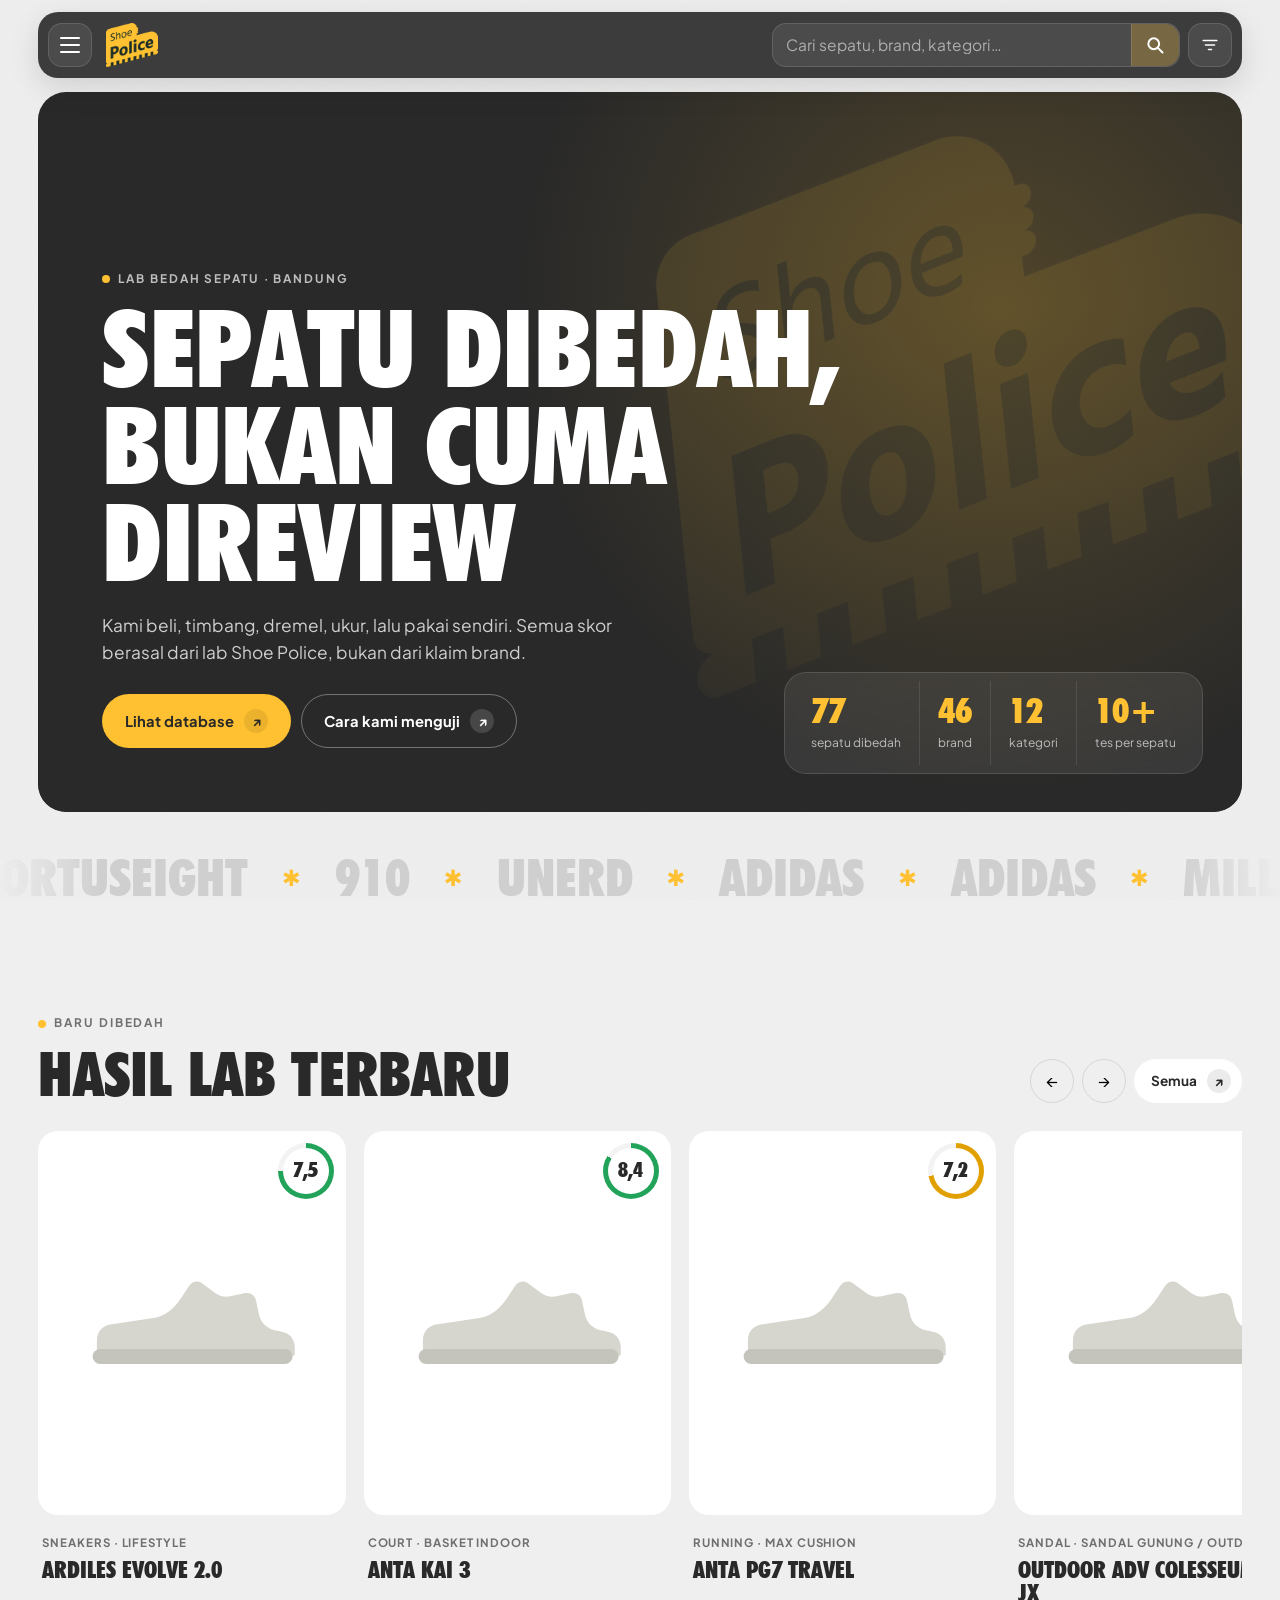
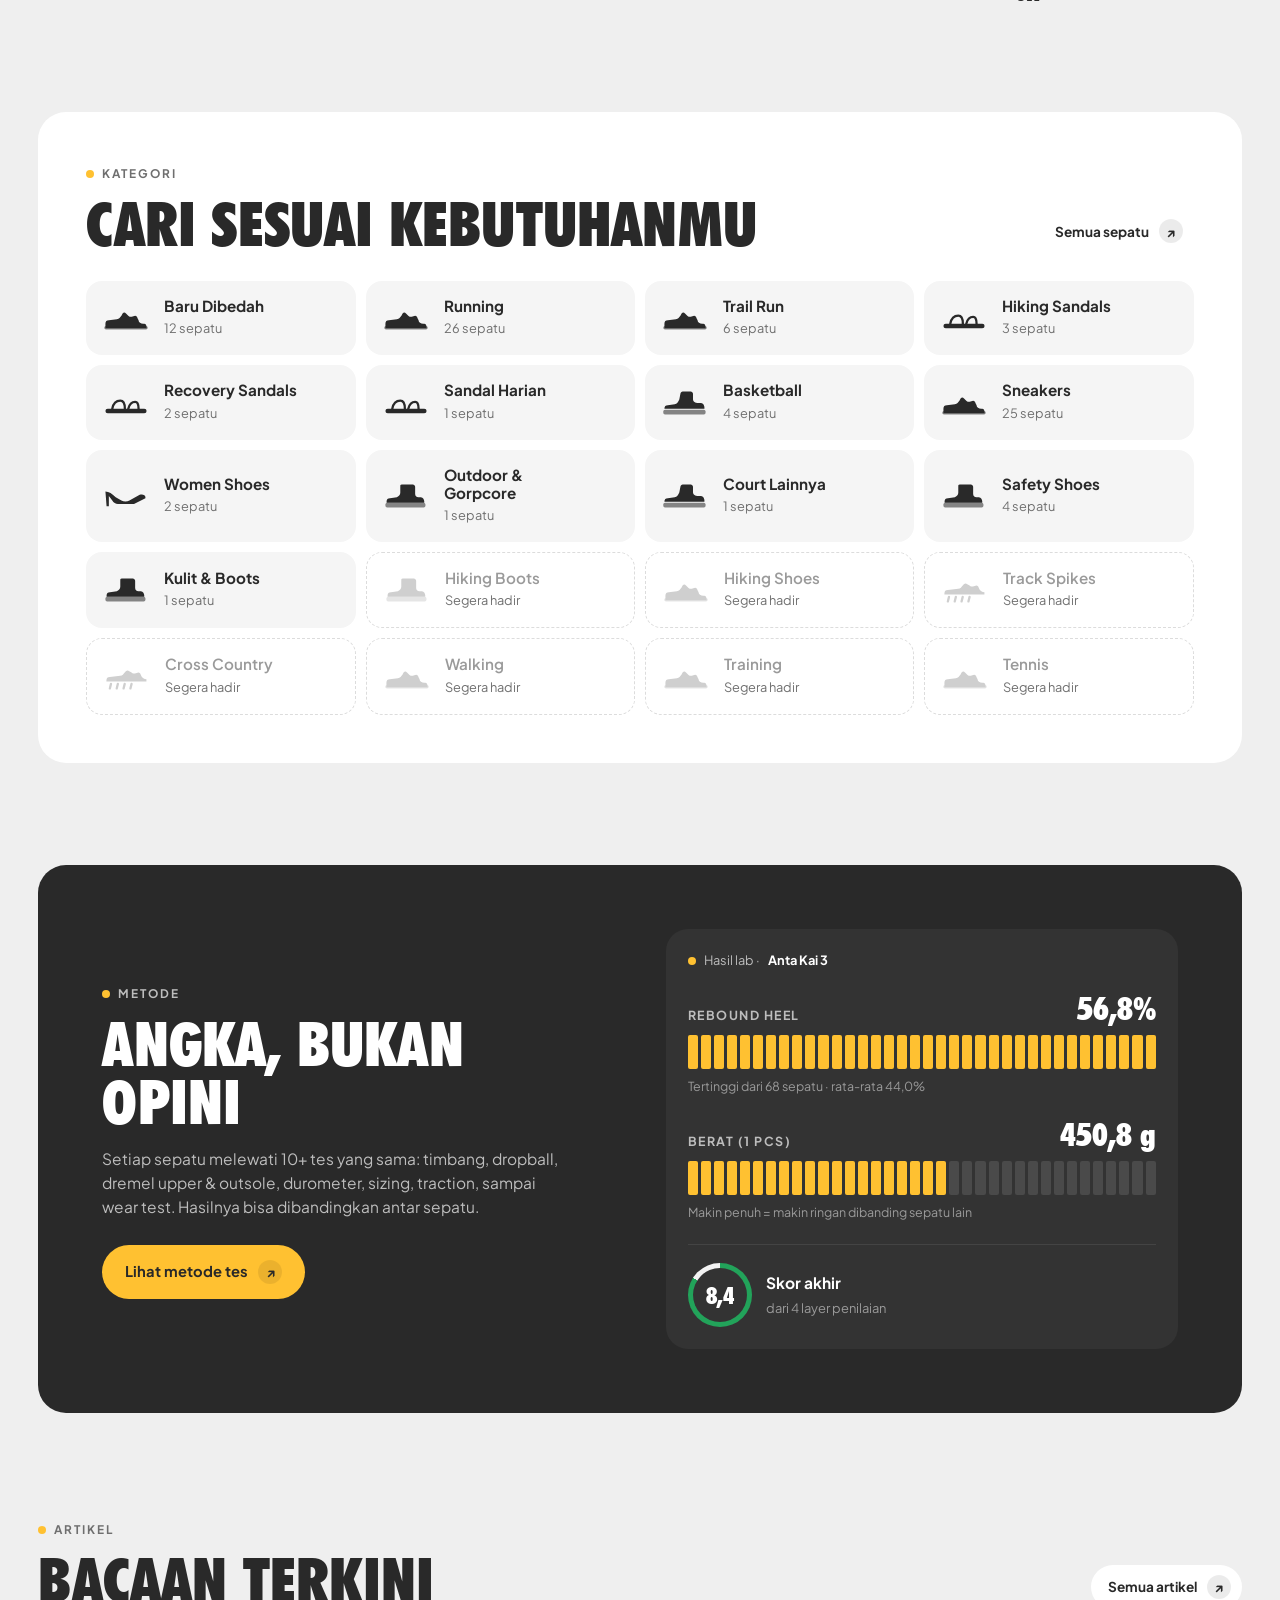
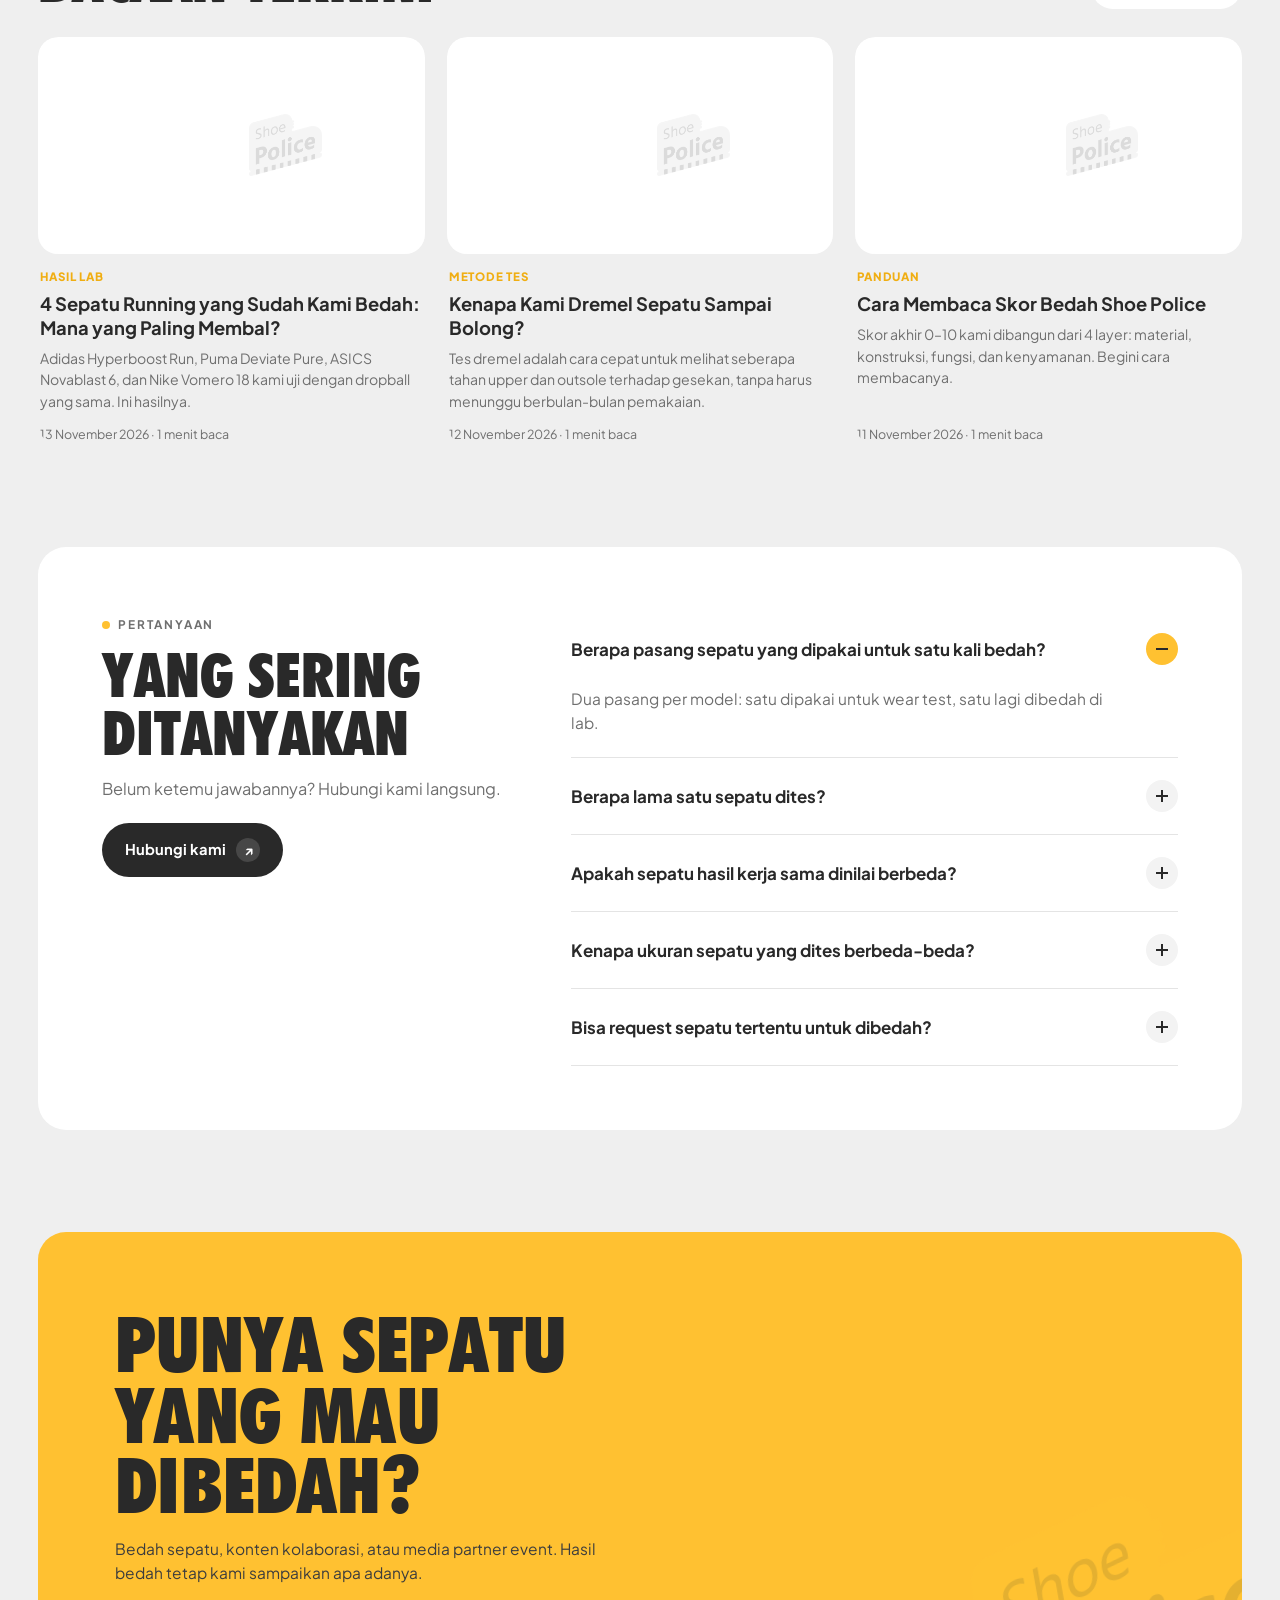
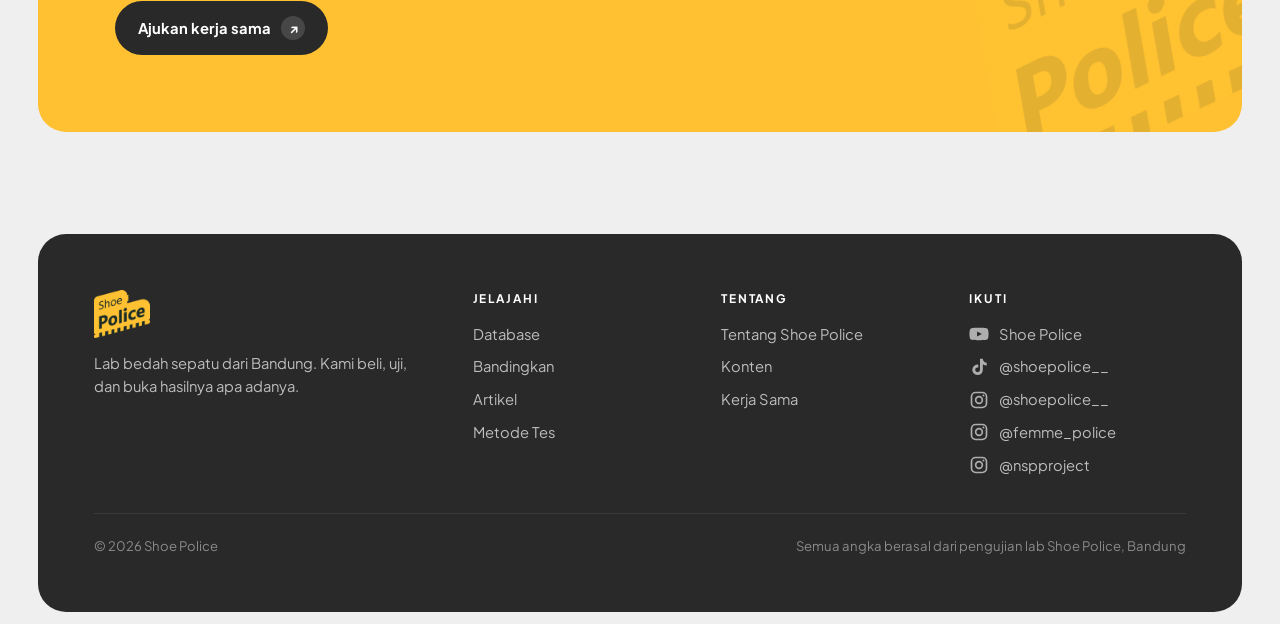
<file: index.html>
<!DOCTYPE html>
<html lang="id">
<head>
<meta charset="utf-8">
<meta name="viewport" content="width=device-width,initial-scale=1,viewport-fit=cover">
<title>Shoe Police — Lab Bedah Sepatu</title>
<meta name="description" content="Shoe Police membedah sepatu di lab: berat, rebound midsole, kekerasan foam, ketahanan upper & outsole. Cari hasil bedah per kategori.">
<link rel="icon" href="assets/logo/favicon.png" type="image/png">
<link rel="apple-touch-icon" href="assets/logo/apple-touch-icon.png">
<link rel="stylesheet" href="assets/style.css?v=35">
</head>
<body data-hal="beranda">
<main>
  <!-- ===== HERO (gelap, imersif) ===== -->
  <section class="wrap">
    <div class="m-hero" id="hero">
      <div class="m-hero-media" id="h-media"></div>
      <div class="m-hero-isi">
        <span class="eyebrow terang" data-reveal>Lab bedah sepatu · Bandung</span>
        <h1 class="judul-kata" id="h-judul">Sepatu dibedah, bukan cuma direview</h1>
        <p id="h-sub" data-reveal></p>
        <div class="m-aksi" data-reveal>
          <a class="pil kuning" href="database.html">Lihat database <span class="panah-ne">↗</span></a>
          <a class="pil garis-terang" href="metode.html">Cara kami menguji <span class="panah-ne">↗</span></a>
        </div>
      </div>
      <div class="m-stat" data-reveal>
        <div><b data-hitung id="st-sepatu">0</b><span>sepatu dibedah</span></div>
        <div><b data-hitung id="st-brand">0</b><span>brand</span></div>
        <div><b data-hitung id="st-kat">0</b><span>kategori</span></div>
        <div><b><span data-hitung data-nilai="10">0</span>+</b><span>tes per sepatu</span></div>
      </div>
    </div>
  </section>

  <!-- ===== MARQUEE BRAND ===== -->
  <section class="marquee" aria-label="Brand yang sudah kami bedah"><div class="marquee-jalur" id="marquee"></div></section>

  <!-- ===== BARU DIBEDAH (geser samping) ===== -->
  <section class="wrap seksi">
    <div class="seksi-kepala">
      <div><span class="eyebrow" data-reveal>Baru dibedah</span><h2 class="judul-kata">Hasil lab terbaru</h2></div>
      <div class="geser-nav"><button class="bulat" data-geser="-1" aria-label="Sebelumnya">←</button><button class="bulat" data-geser="1" aria-label="Berikutnya">→</button>
        <a class="pil kecil" href="database.html?kat=baru">Semua <span class="panah-ne">↗</span></a></div>
    </div>
    <div class="geser" id="baru"></div>
  </section>

  <!-- ===== KATEGORI ===== -->
  <section class="wrap seksi">
    <div class="panel-putih">
      <div class="seksi-kepala">
        <div><span class="eyebrow" data-reveal>Kategori</span><h2 class="judul-kata">Cari sesuai kebutuhanmu</h2></div>
        <a class="pil kecil" href="database.html">Semua sepatu <span class="panah-ne">↗</span></a>
      </div>
      <div class="k-grid" id="kategori"></div>
    </div>
  </section>

  <!-- ===== ANGKA, BUKAN OPINI (widget data ala tracker) ===== -->
  <section class="wrap seksi">
    <div class="m-data">
      <div class="m-data-teks">
        <span class="eyebrow terang" data-reveal>Metode</span>
        <h2 class="judul-kata">Angka, bukan opini</h2>
        <p data-reveal>Setiap sepatu melewati 10+ tes yang sama: timbang, dropball, dremel upper & outsole, durometer, sizing, traction, sampai wear test. Hasilnya bisa dibandingkan antar sepatu.</p>
        <a class="pil kuning" href="metode.html" data-reveal>Lihat metode tes <span class="panah-ne">↗</span></a>
      </div>
      <div class="m-widget" id="widget" data-reveal></div>
    </div>
  </section>

  <!-- ===== ARTIKEL ===== -->
  <section class="wrap seksi">
    <div class="seksi-kepala">
      <div><span class="eyebrow" data-reveal>Artikel</span><h2 class="judul-kata">Bacaan terkini</h2></div>
      <a class="pil kecil" href="artikel.html">Semua artikel <span class="panah-ne">↗</span></a>
    </div>
    <div class="a-grid" id="artikel"></div>
  </section>

  <!-- ===== FAQ ===== -->
  <section class="wrap seksi">
    <div class="faq">
      <div>
        <span class="eyebrow" data-reveal>Pertanyaan</span>
        <h2 class="judul-kata">Yang sering ditanyakan</h2>
        <p class="lead" data-reveal>Belum ketemu jawabannya? Hubungi kami langsung.</p>
        <a class="pil gelap" href="kontak.html" data-reveal>Hubungi kami <span class="panah-ne">↗</span></a>
      </div>
      <div class="faq-daftar" id="faq"></div>
    </div>
  </section>

  <!-- ===== CTA ===== -->
  <section class="wrap seksi">
    <div class="m-cta" data-reveal>
      <h2 class="judul-kata">Punya sepatu yang mau dibedah?</h2>
      <p>Bedah sepatu, konten kolaborasi, atau media partner event. Hasil bedah tetap kami sampaikan apa adanya.</p>
      <a class="pil kuning" href="kontak.html">Ajukan kerja sama <span class="panah-ne">↗</span></a>
    </div>
  </section>
</main>

<script src="assets/app.js?v=35"></script>
<script>
(async () => {
  const [cfg, { sepatu = [] }] = await Promise.all([SP.muatConfig(), SP.muatData()]);
  const $ = id => document.getElementById(id), e = SP.esc;
  const h = cfg.hero || {};

  // hero
  if (h.judul) $('h-judul').textContent = h.judul;
  $('h-sub').textContent = h.sub || '';
  if (h.video) $('h-media').innerHTML = `<video src="${e(h.video)}" autoplay muted loop playsinline></video>`;
  else if (h.gambar) $('h-media').innerHTML = `<img src="${e(h.gambar)}" alt="">`;
  else $('h-media').innerHTML = `<img class="logo-latar" src="assets/logo/logo-shoepolice-besar.png" alt="">`;
  const kats = (cfg.kategoriBeranda || []).map(k => ({ ...k, isi: SP.isiKategori(sepatu, k) }));
  $('st-sepatu').dataset.nilai = sepatu.length;
  $('st-brand').dataset.nilai = new Set(sepatu.map(s => s.brand)).size;
  $('st-kat').dataset.nilai = kats.filter(k => k.isi.length && !k.otomatis).length;

  // marquee nama brand
  const brands = [...new Set(sepatu.map(s => s.brand))];
  const isiM = brands.map(b => `<span>${e(b)}</span><i>✱</i>`).join('');
  $('marquee').innerHTML = isiM + isiM;
  // kecepatan tetap pelan (± 35 px per detik), berapa pun jumlah brand-nya
  requestAnimationFrame(() => { const m = $('marquee'); m.style.animationDuration = Math.max(30, m.scrollWidth / 2 / 35) + 's'; });

  // baru dibedah
  $('baru').innerHTML = SP.terbaru(sepatu.filter(s => s.lengkap !== false)).slice(0, 10).map(s => `
    <a class="g-kartu" href="sepatu.html?id=${encodeURIComponent(s.id)}">
      <div class="g-foto">${SP.foto(s)}<span class="g-skor">${SP.ring(s.skor, 56)}</span></div>
      <div class="g-teks"><span>${e(s.kategori)}${s.subtipe ? ' · ' + e(s.subtipe) : ''}</span><b>${e(s.brand)} ${e(s.model)}</b></div>
    </a>`).join('') || '<p class="kosong-info">Belum ada data.</p>';
  document.querySelectorAll('[data-geser]').forEach(b => b.onclick = () => {
    const g = $('baru'); g.scrollBy({ left: +b.dataset.geser * g.clientWidth * .8, behavior: 'smooth' }); });

  // kategori
  kats.sort((x, y) => (y.isi.length > 0) - (x.isi.length > 0));
  $('kategori').innerHTML = kats.map(k => {
    const kosong = !k.isi.length;
    return `<a class="k-tile ${kosong ? 'kosong' : ''}" href="${kosong ? '#' : 'database.html?kat=' + encodeURIComponent(k.id)}">
      <span class="k-ikon">${k.gambar ? `<img src="${e(k.gambar)}" alt="">` : SP.ikon(k.ikon)}</span>
      <span class="k-teks"><b>${e(k.nama)}</b><small>${kosong ? 'Segera hadir' : k.isi.length + ' sepatu'}</small></span>
      <span class="k-panah">↗</span></a>`;
  }).join('');
  document.querySelectorAll('.k-tile.kosong').forEach(a => a.onclick = ev => ev.preventDefault());

  // widget data: sepatu dengan rebound tertinggi
  const top = [...sepatu].filter(s => s.lengkap !== false && s.angka?.reboundHeel != null).sort((a, b) => b.angka.reboundHeel - a.angka.reboundHeel)[0];
  if (top) {
    const st = SP.statistik(sepatu, 'reboundHeel');
    // posisi di antara semua sepatu yang dibedah (0 = terendah, 100 = tertinggi)
    const posisi = (k, balik) => { const t = SP.statistik(sepatu, k); if (!t || t.max === t.min) return 50; const p = (top.angka[k] - t.min) / (t.max - t.min) * 100; return Math.max(4, balik ? 100 - p : p); };
    const w = (t, nilai, sat, persen, ket) => `<div class="w-baris"><div class="w-atas"><span>${t}</span><b><span data-hitung data-nilai="${nilai}" data-desimal="1">0</span>${sat}</b></div>${SP.tick(persen)}<small>${ket}</small></div>`;
    $('widget').innerHTML = `<div class="w-kepala"><span class="titik"></span>Hasil lab · <a href="sepatu.html?id=${encodeURIComponent(top.id)}">${e(top.brand)} ${e(top.model)}</a></div>
      ${w('Rebound heel', top.angka.reboundHeel, '%', posisi('reboundHeel'), `Tertinggi dari ${st.n} sepatu · rata-rata ${SP.fmt(st.avg)}%`)}
      ${top.angka.reboundToe != null ? w('Rebound forefoot', top.angka.reboundToe, '%', posisi('reboundToe'), 'Bola dijatuhkan dari 100 cm, rata-rata 5x') : ''}
      ${top.angka.berat != null ? w('Berat (1 pcs)', top.angka.berat, ' g', posisi('berat', true), 'Makin penuh = makin ringan dibanding sepatu lain') : ''}
      <div class="w-skor">${SP.ring(top.skor, 64)}<div><b>Skor akhir</b><small>dari 4 layer penilaian</small></div></div>`;
  }

  // artikel
  SP.muatArtikel().then(a => { $('artikel').innerHTML = a.slice(0, 3).map(x => SP.kartuArtikel(x)).join('') || '<p class="kosong-info">Belum ada artikel.</p>'; SP.animasi(); });

  // FAQ
  const faq = cfg.faq || [];
  $('faq').innerHTML = faq.map((f, i) => `<details class="faq-item" ${i === 0 ? 'open' : ''}><summary>${e(f.t)}<span class="faq-ikon"></span></summary><p>${e(f.j)}</p></details>`).join('');

  SP.animasi();
})();
</script>
</body>
</html>
</file>
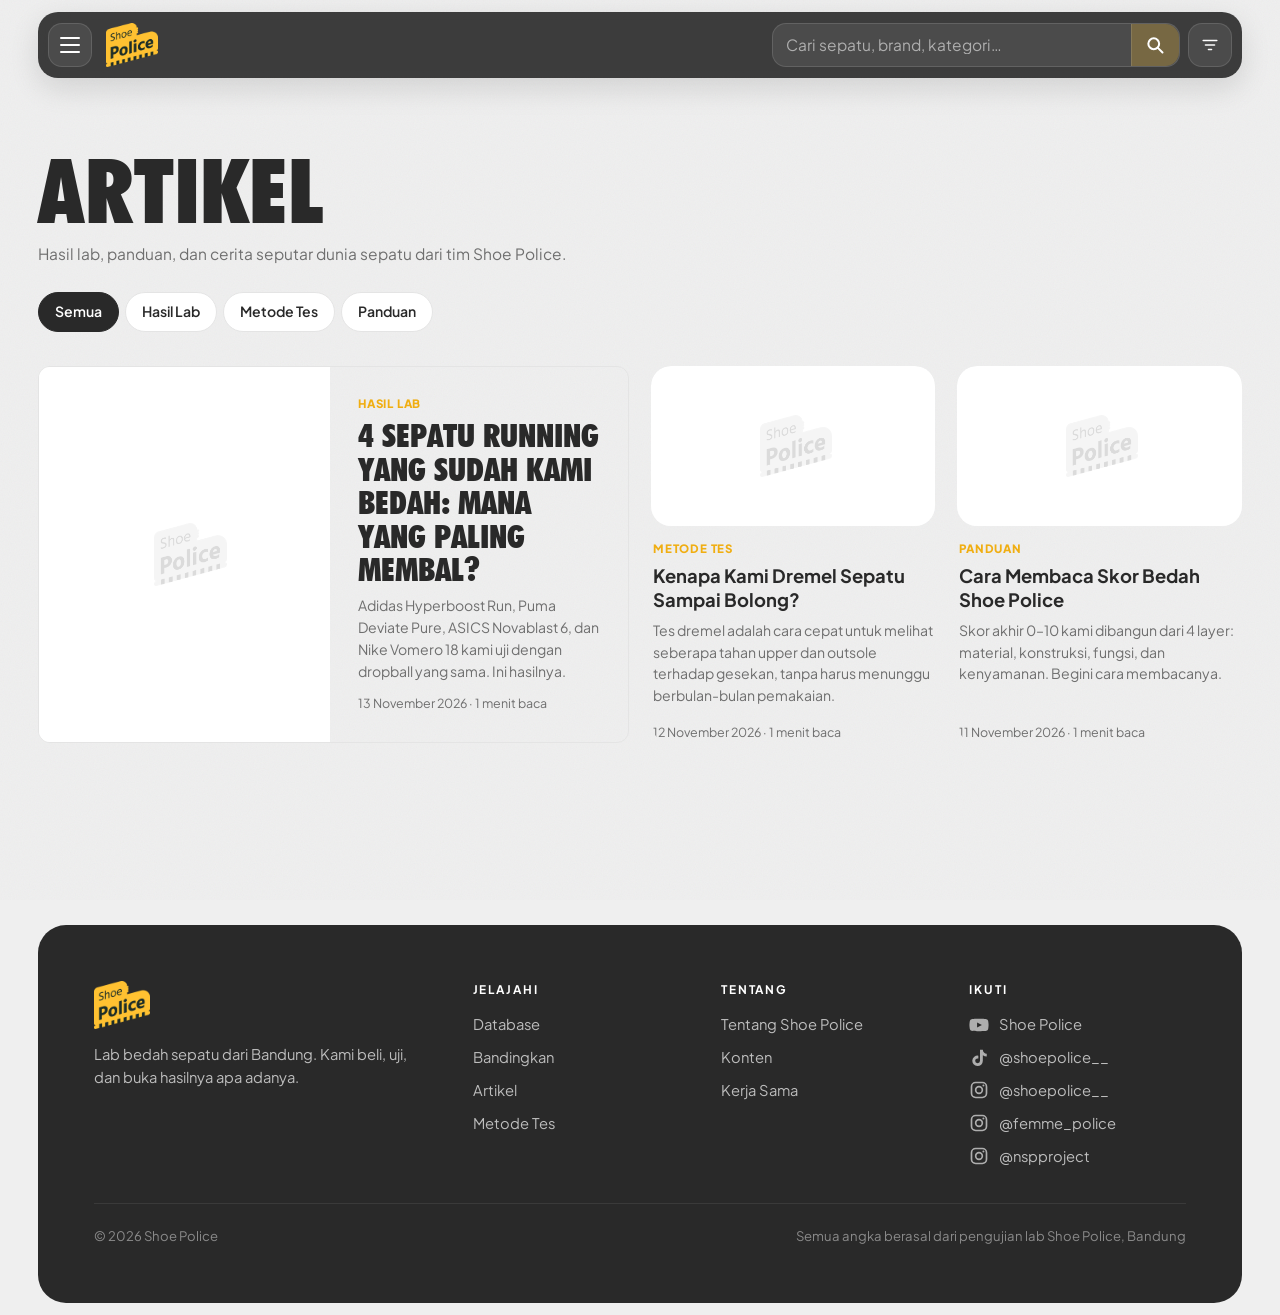
<file: artikel.html>
<!DOCTYPE html>
<html lang="id">
<head>
<meta charset="utf-8">
<meta name="viewport" content="width=device-width,initial-scale=1,viewport-fit=cover">
<title>Artikel — Shoe Police</title>
<meta name="description" content="Artikel dan hasil lab terbaru dari Shoe Police seputar dunia sepatu.">
<link rel="icon" href="assets/logo/favicon.png" type="image/png">
<link rel="apple-touch-icon" href="assets/logo/apple-touch-icon.png">
<link rel="stylesheet" href="assets/style.css?v=35">
</head>
<body data-hal="artikel">
<main id="isi"><p class="kosong-info">Memuat…</p></main>

<script src="assets/app.js?v=35"></script>
<script>
(async () => {
  const [artikel, { sepatu = [] }] = await Promise.all([SP.muatArtikel(), SP.muatData()]);
  const el = document.getElementById('isi'), e = SP.esc;
  const prm = new URLSearchParams(location.search), id = prm.get('id');

  // ===== DAFTAR ARTIKEL =====
  if (!id) {
    const kats = [...new Set(artikel.map(a => a.kategori).filter(Boolean))];
    let aktif = prm.get('kategori') || '';
    el.innerHTML = `<section class="hero" style="padding:34px 0"><div class="wrap"><h1>Artikel</h1>
      <p>Hasil lab, panduan, dan cerita seputar dunia sepatu dari tim Shoe Police.</p>
      <div class="tab-kat" id="tab"></div></div></section>
      <section class="wrap" style="padding:28px 0 80px"><div class="a-grid" id="grid"></div></section>`;
    const render = () => {
      document.getElementById('tab').innerHTML = ['', ...kats].map(k => `<button data-k="${e(k)}" class="${k === aktif ? 'aktif' : ''}">${e(k || 'Semua')}</button>`).join('');
      const l = artikel.filter(a => !aktif || a.kategori === aktif);
      document.getElementById('grid').innerHTML = l.length ? l.map((a, i) => SP.kartuArtikel(a, i === 0 && !aktif)).join('') : '<p class="kosong-info">Belum ada artikel.</p>';
    };
    document.getElementById('tab').onclick = ev => { const b = ev.target.closest('button'); if (b) { aktif = b.dataset.k; render(); } };
    render();
    return;
  }

  // ===== BACA ARTIKEL =====
  const a = artikel.find(x => x.id === id);
  if (!a) { el.innerHTML = '<p class="kosong-info">Artikel tidak ditemukan. <a href="artikel.html"><u>Lihat semua artikel</u></a></p>'; return; }
  document.title = `${a.judul} — Shoe Police`;
  const terkait = (a.sepatu || []).map(i => sepatu.find(s => s.id === i)).filter(Boolean);
  const lain = artikel.filter(x => x.id !== a.id).slice(0, 3);
  el.innerHTML = `
    <article class="baca wrap">
      <div class="remah"><a href="artikel.html">Artikel</a> › <a href="artikel.html?kategori=${encodeURIComponent(a.kategori || '')}">${e(a.kategori || 'Artikel')}</a></div>
      <span class="a-kat">${e(a.kategori || 'Artikel')}</span>
      <h1>${e(a.judul)}</h1>
      <p class="baca-lead">${e(a.ringkasan || '')}</p>
      <div class="baca-meta">${e(a.penulis || 'Tim Shoe Police')} · ${SP.tglIndo(a.tanggal)} · ${SP.menitBaca(a)} menit baca</div>
      ${a.gambar ? `<figure class="baca-cover"><img src="${e(a.gambar)}" alt=""></figure>` : ''}
      <div class="baca-isi">${SP.renderIsi(a.isi)}</div>
      ${terkait.length ? `<div class="baca-sepatu"><h3>Sepatu di artikel ini</h3><div class="mirip">${terkait.map(s =>
        `<a class="mini" href="sepatu.html?id=${encodeURIComponent(s.id)}">${SP.ring(s.skor, 48)}<div><b>${e(s.brand)} ${e(s.model)}</b><span>Lihat hasil lab ›</span></div></a>`).join('')}</div>
        ${terkait.length > 1 ? `<a class="tombol gelap" style="margin-top:14px" href="bandingkan.html?ids=${terkait.map(s => s.id).join(',')}">Bandingkan ${terkait.length} sepatu ini</a>` : ''}</div>` : ''}
    </article>
    ${lain.length ? `<section class="wrap" style="padding:10px 0 80px"><div class="b-judul"><h2>Artikel lainnya</h2><a href="artikel.html">Semua artikel ›</a></div>
      <div class="a-grid">${lain.map(x => SP.kartuArtikel(x)).join('')}</div></section>` : ''}`;
})();
</script>
</body>
</html>
</file>
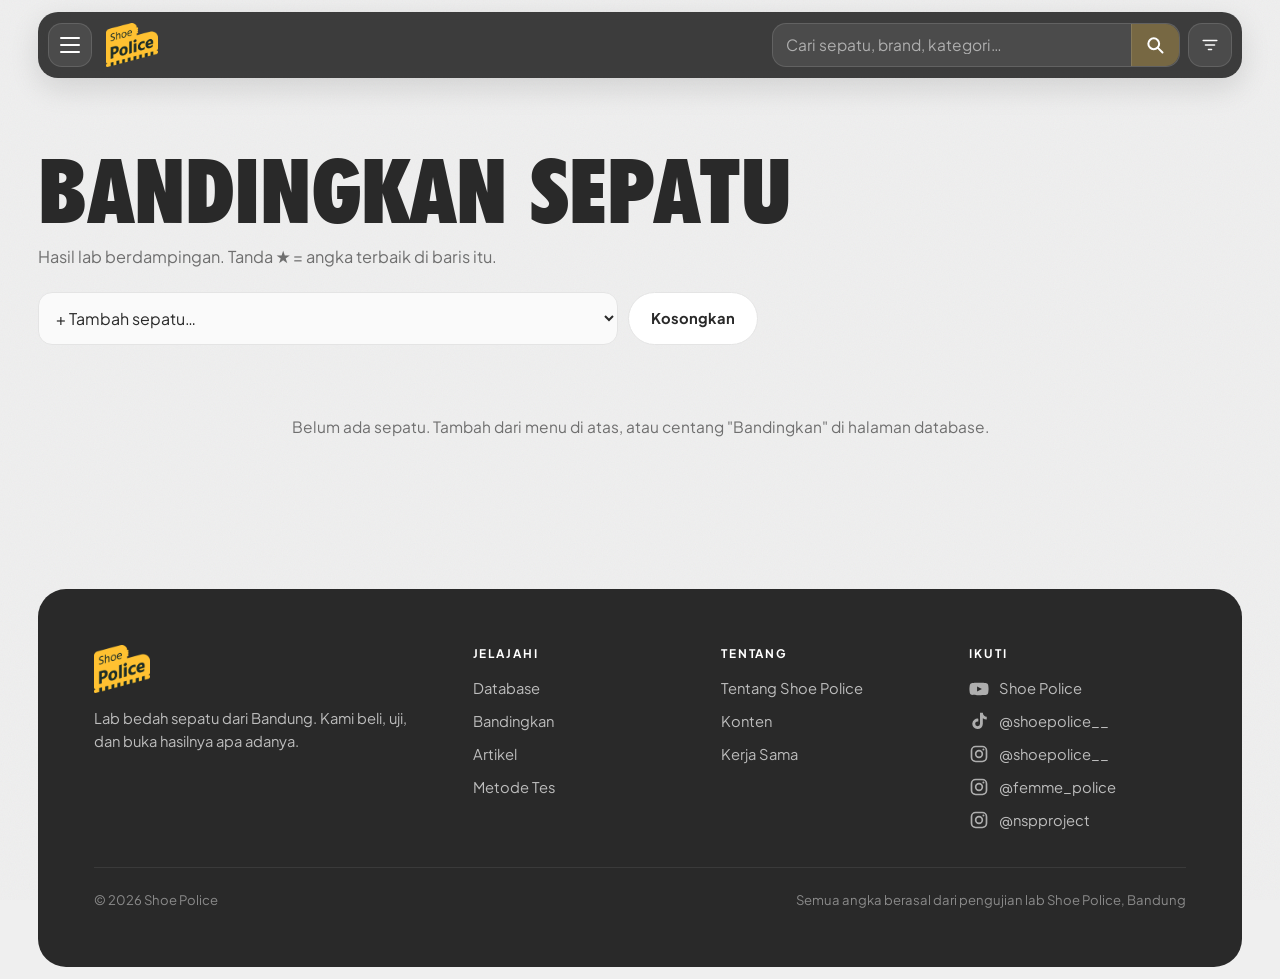
<file: bandingkan.html>
<!DOCTYPE html>
<html lang="id">
<head>
<meta charset="utf-8">
<meta name="viewport" content="width=device-width,initial-scale=1,viewport-fit=cover">
<title>Bandingkan Sepatu — Shoe Police</title>
<link rel="icon" href="assets/logo/favicon.png" type="image/png">
<link rel="apple-touch-icon" href="assets/logo/apple-touch-icon.png">
<link rel="stylesheet" href="assets/style.css?v=35">
</head>
<body data-hal="banding">
<main class="wrap isi-hal">
  <h1>Bandingkan sepatu</h1>
  <p class="lead">Hasil lab berdampingan. Tanda ★ = angka terbaik di baris itu.</p>
  <div style="display:flex;gap:10px;margin:22px 0;flex-wrap:wrap;max-width:720px">
    <select id="tambah" style="flex:1;min-width:220px"><option value="">+ Tambah sepatu…</option></select>
    <button class="tombol garis" id="kosongkan">Kosongkan</button>
  </div>
  <div class="gulir" id="tabel"></div>
</main>

<script src="assets/app.js?v=35"></script>
<script>
(async () => {
  const { sepatu = [] } = await SP.muatData();
  const $ = id => document.getElementById(id), e = SP.esc, f = SP.fmt;
  const url = new URLSearchParams(location.search).get('ids');
  if (url) SP.simpanBanding(url.split(','));

  $('tambah').innerHTML += [...sepatu].sort((a, b) => `${a.brand} ${a.model}`.localeCompare(`${b.brand} ${b.model}`))
    .map(s => `<option value="${e(s.id)}">${e(s.brand)} ${e(s.model)} (${e(s.kategori)})</option>`).join('');
  $('tambah').onchange = ev => { const b = SP.ambilBanding(); if (ev.target.value && !b.includes(ev.target.value)) { if (b.length >= 4) alert('Maksimal 4 sepatu.'); else SP.simpanBanding([...b, ev.target.value]); } ev.target.value = ''; render(); };
  $('kosongkan').onclick = () => { SP.simpanBanding([]); render(); };

  function render() {
    const list = SP.ambilBanding().map(id => sepatu.find(s => s.id === id)).filter(Boolean);
    history.replaceState(null, '', list.length ? '?ids=' + list.map(s => s.id).join(',') : location.pathname);
    if (!list.length) { $('tabel').innerHTML = '<p class="kosong-info">Belum ada sepatu. Tambah dari menu di atas, atau centang "Bandingkan" di halaman database.</p>'; return; }

    const baris = (lbl, nilai, arah = 0, sat = '') => {
      const v = list.map(nilai);
      if (v.every(x => x == null || x === '')) return '';
      const angka = v.filter(x => typeof x === 'number');
      const best = arah && angka.length > 1 ? (arah > 0 ? Math.max(...angka) : Math.min(...angka)) : null;
      return `<tr><td>${lbl}</td>${v.map(x => `<td class="${best !== null && x === best ? 'terbaik' : ''}">${x == null || x === '' ? '–' : (typeof x === 'number' ? f(x) + (sat ? ' ' + sat : '') : e(x))}</td>`).join('')}</tr>`;
    };
    const semuaLayer = [...new Set(list.flatMap(s => (s.layer || []).map(l => l.nama)))];

    $('tabel').innerHTML = `<table class="tabel-banding">
      <thead><tr><th></th>${list.map(s => `<th>
        <div style="background:var(--abu);border-radius:10px;aspect-ratio:4/3;max-width:220px;margin:0 auto 10px;display:grid;place-items:center">${SP.foto(s)}</div>
        <a href="sepatu.html?id=${encodeURIComponent(s.id)}" style="font-family:var(--judul);text-transform:uppercase;font-size:1.2rem;line-height:1.05;display:block">${e(s.brand)}<br>${e(s.model)}</a>
        <div style="display:flex;justify-content:center;margin:10px 0">${SP.ring(s.skor, 70)}</div>
        <button class="tombol garis" style="padding:5px 10px;font-size:.78rem" data-hapus="${e(s.id)}">Hapus</button></th>`).join('')}</tr></thead>
      <tbody>
        ${baris('Skor akhir', s => s.skor, 1)}
        ${baris('Kategori', s => s.kategori + (s.subtipe ? ' · ' + s.subtipe : ''))}
        ${baris('Harga', s => s.harga)}
        ${semuaLayer.map(n => baris('Layer ' + n.toLowerCase(), s => (s.layer || []).find(l => l.nama === n)?.skor, 1)).join('')}
        ${SP.METRIK.map(m => baris(m.lbl, s => s.angka?.[m.k], m.arah, m.sat)).join('')}
        ${baris('Grip kering', s => s.angka?.gripKering)}
        ${baris('Grip basah', s => s.angka?.gripBasah)}
        ${baris('Sizing', s => s.angka?.sizing)}
      </tbody></table>`;
    $('tabel').querySelectorAll('[data-hapus]').forEach(b => b.onclick = () => { SP.simpanBanding(SP.ambilBanding().filter(x => x !== b.dataset.hapus)); render(); });
  }
  render();
})();
</script>
</body>
</html>
</file>
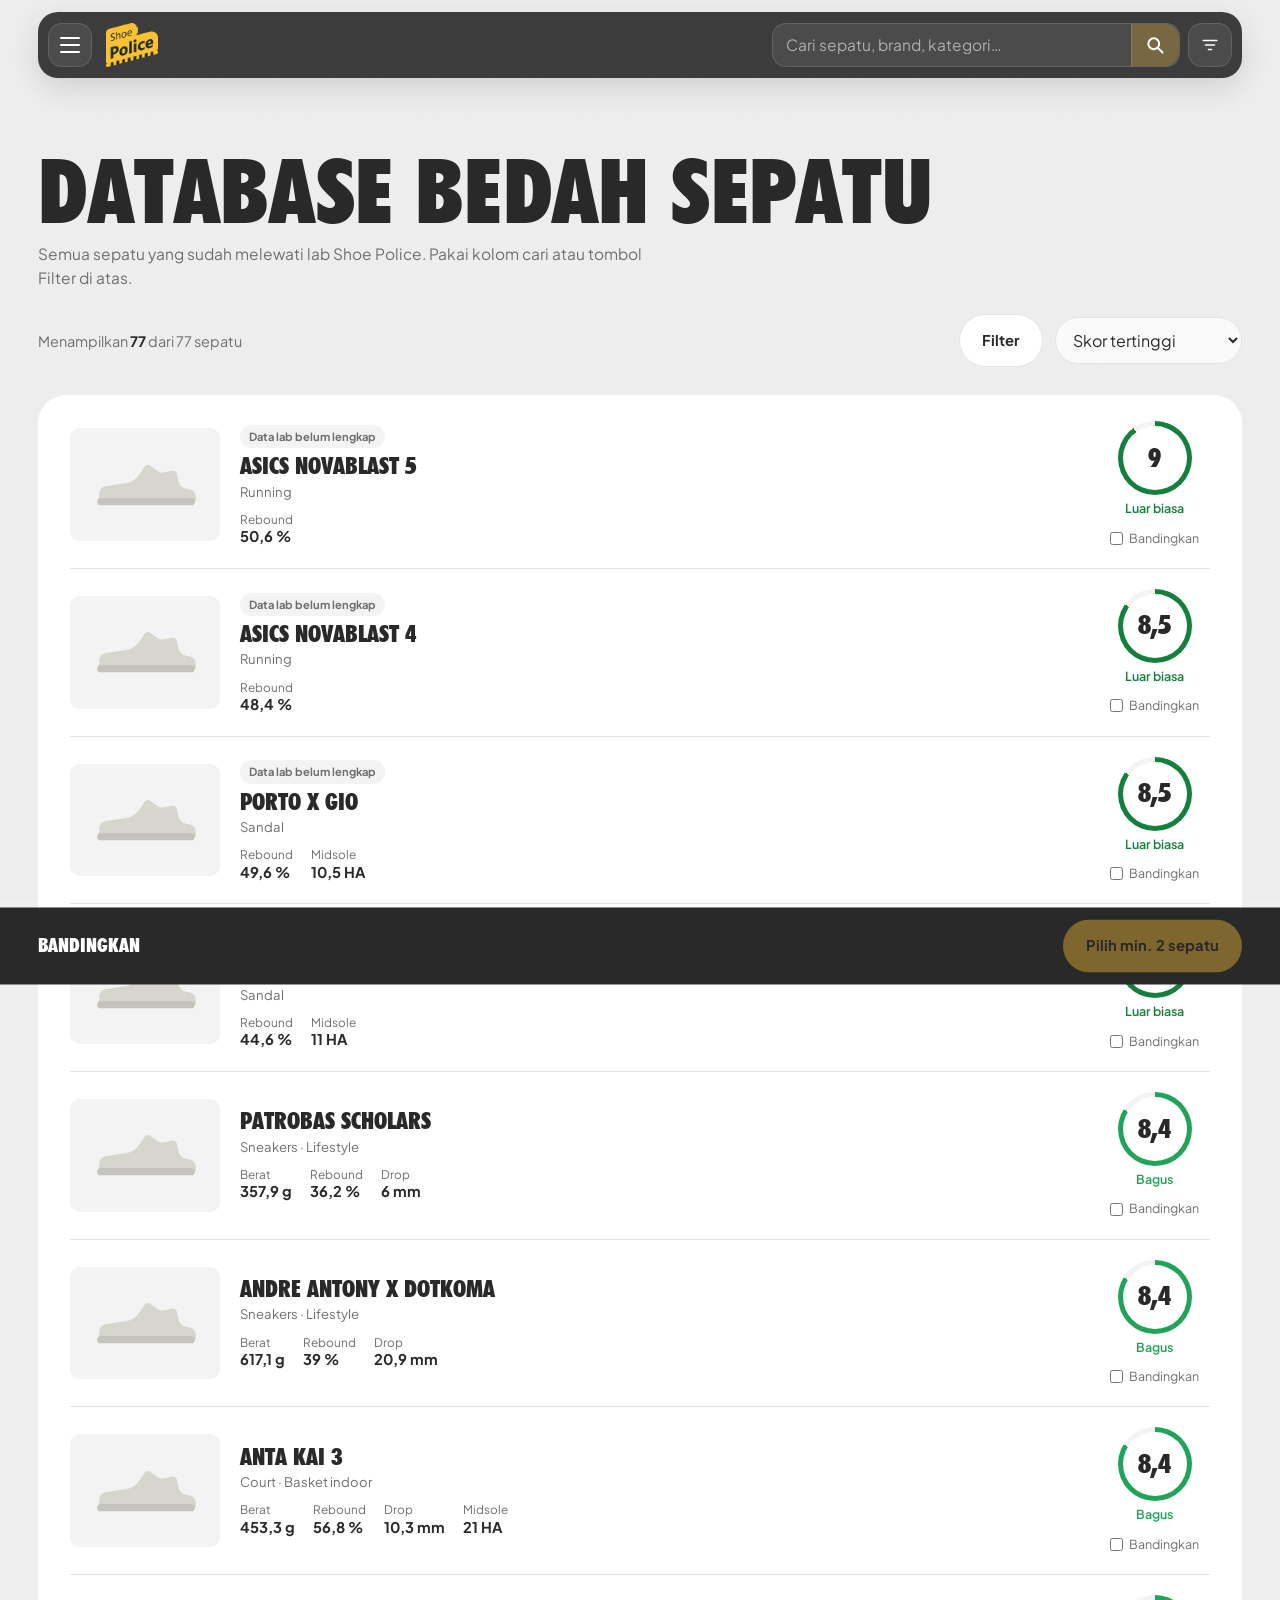
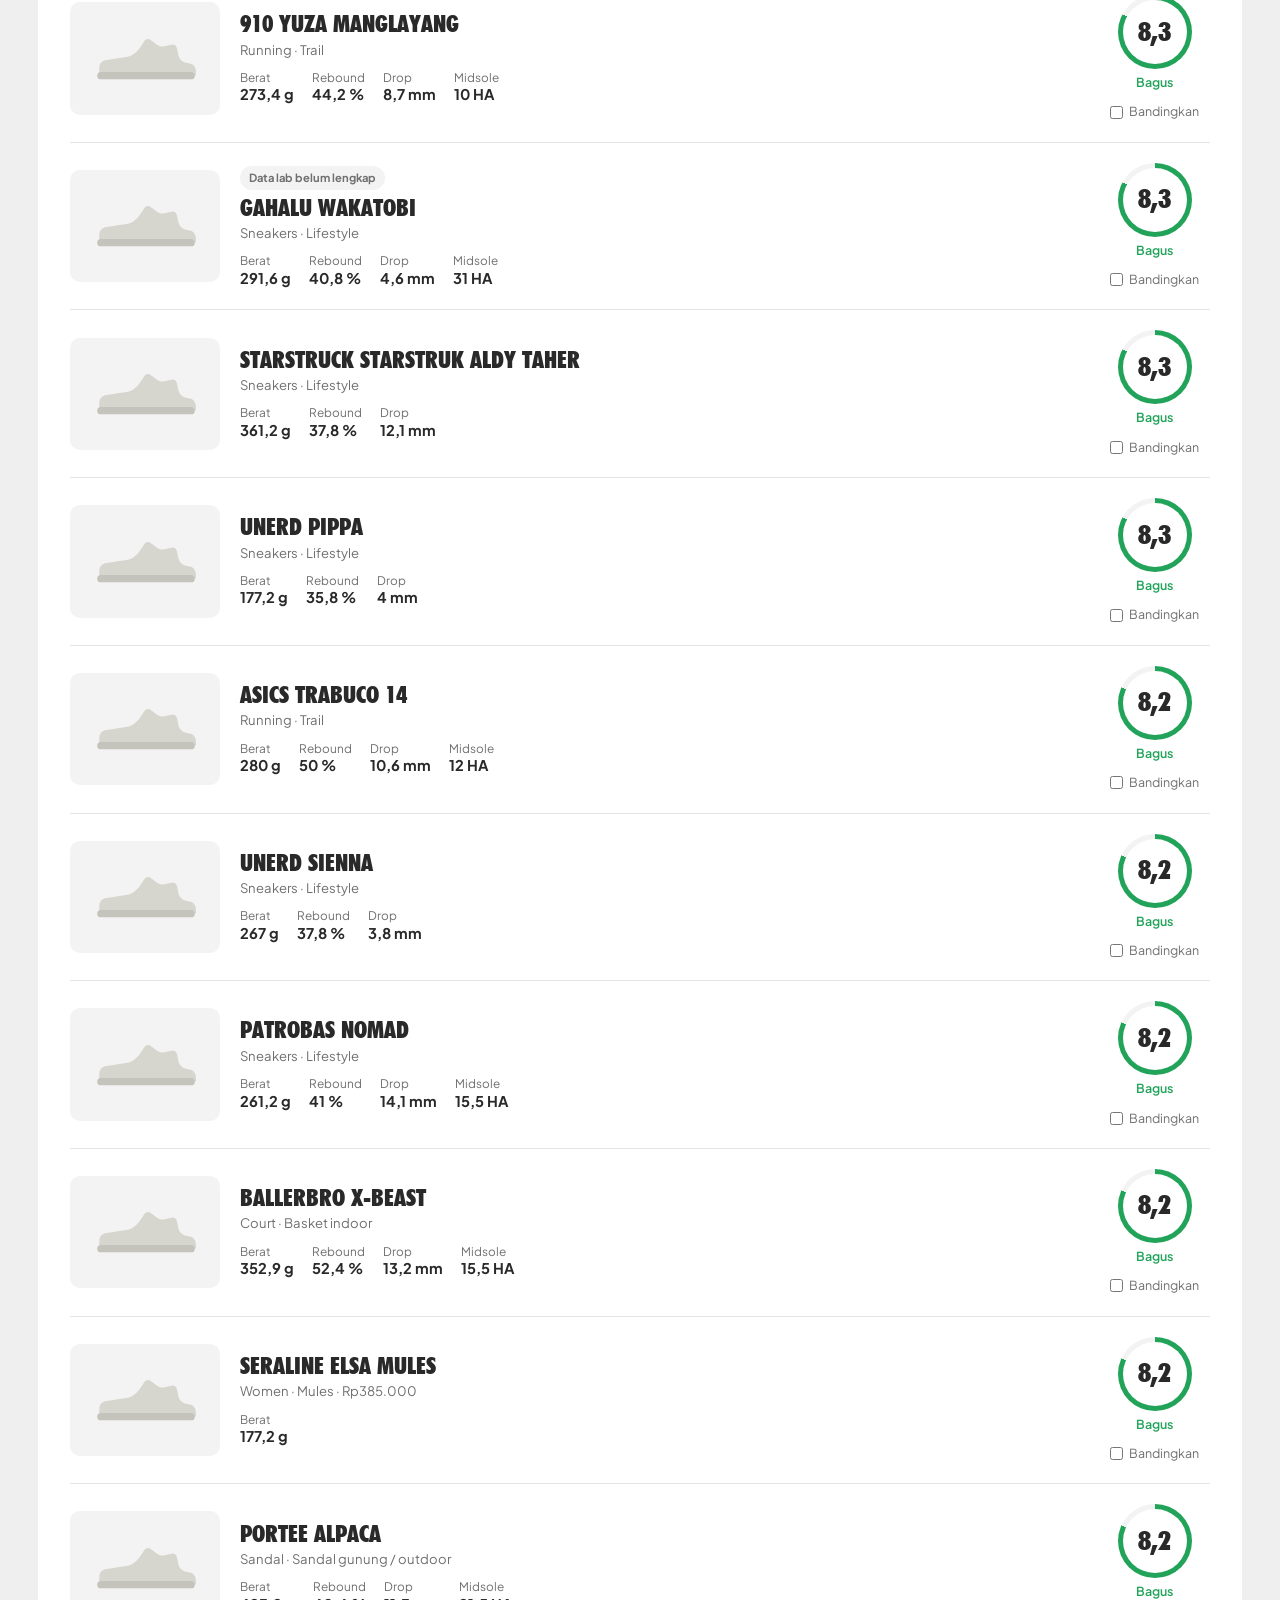
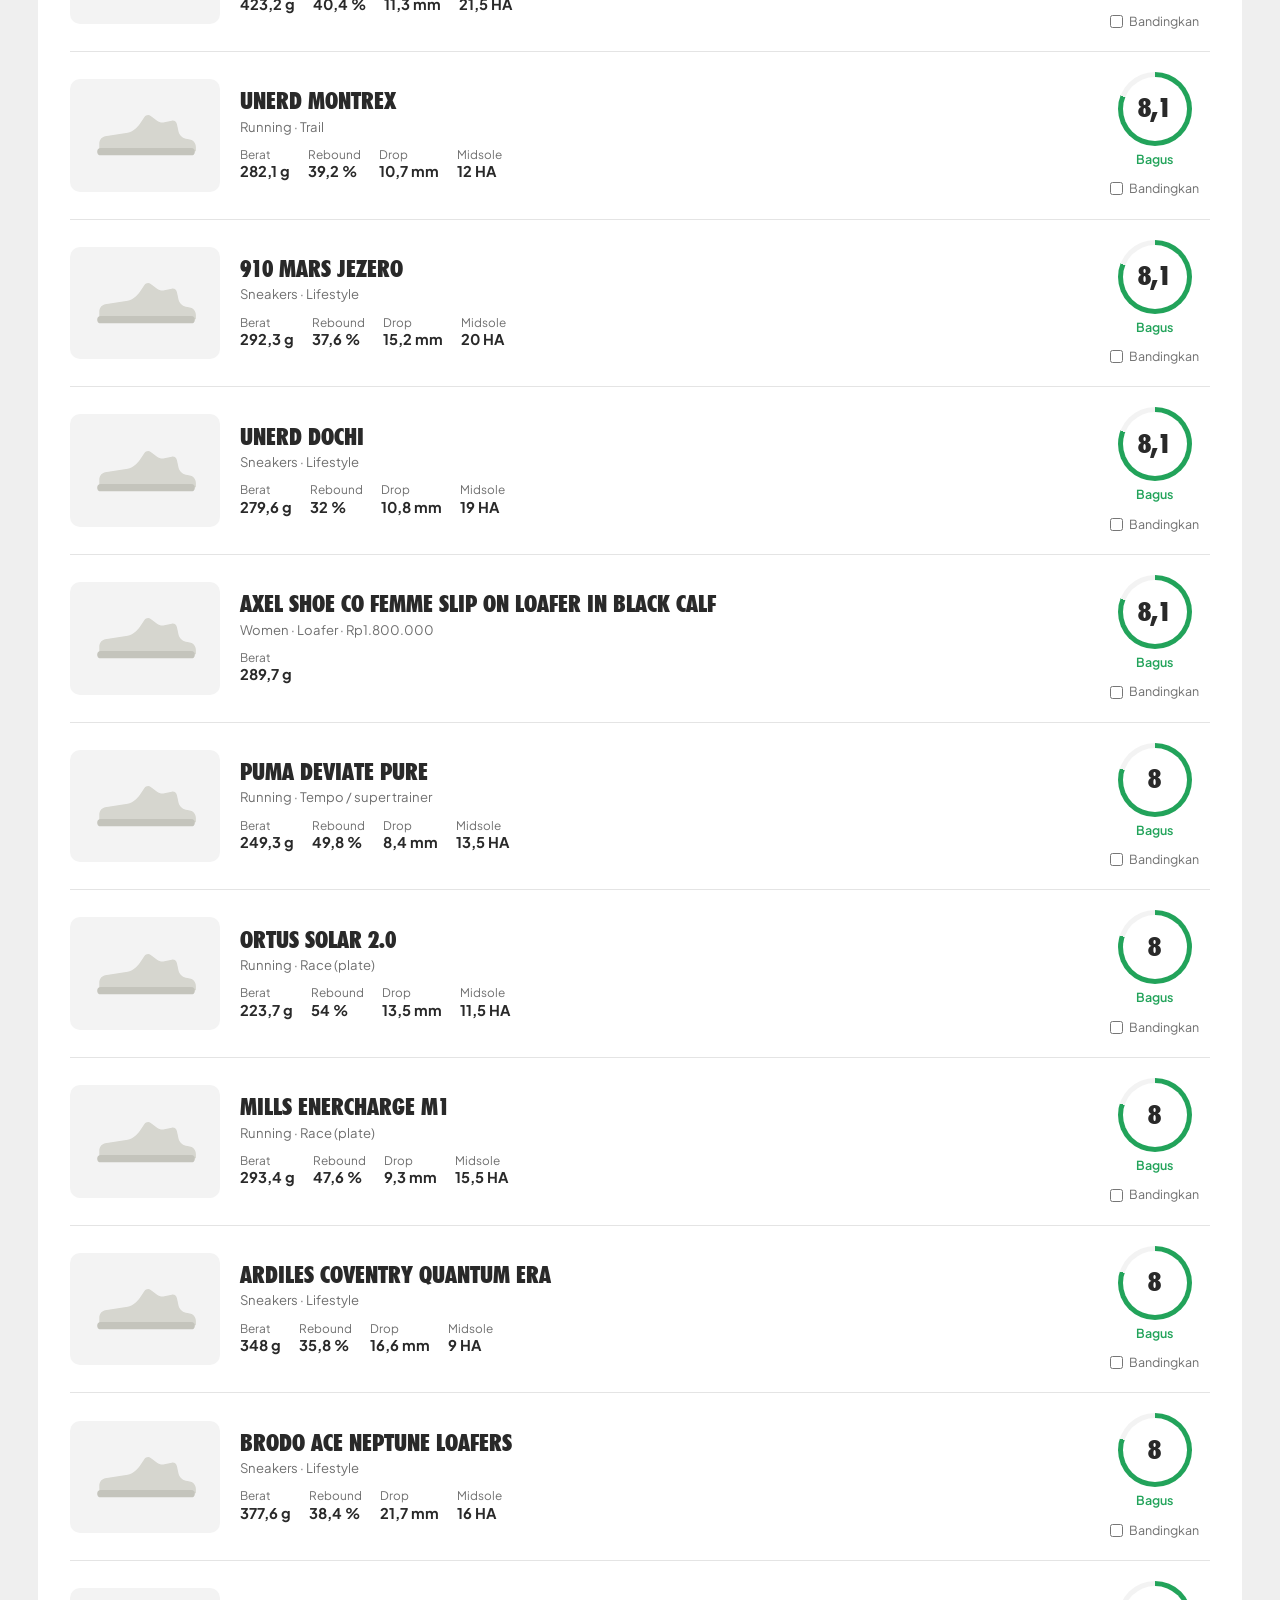
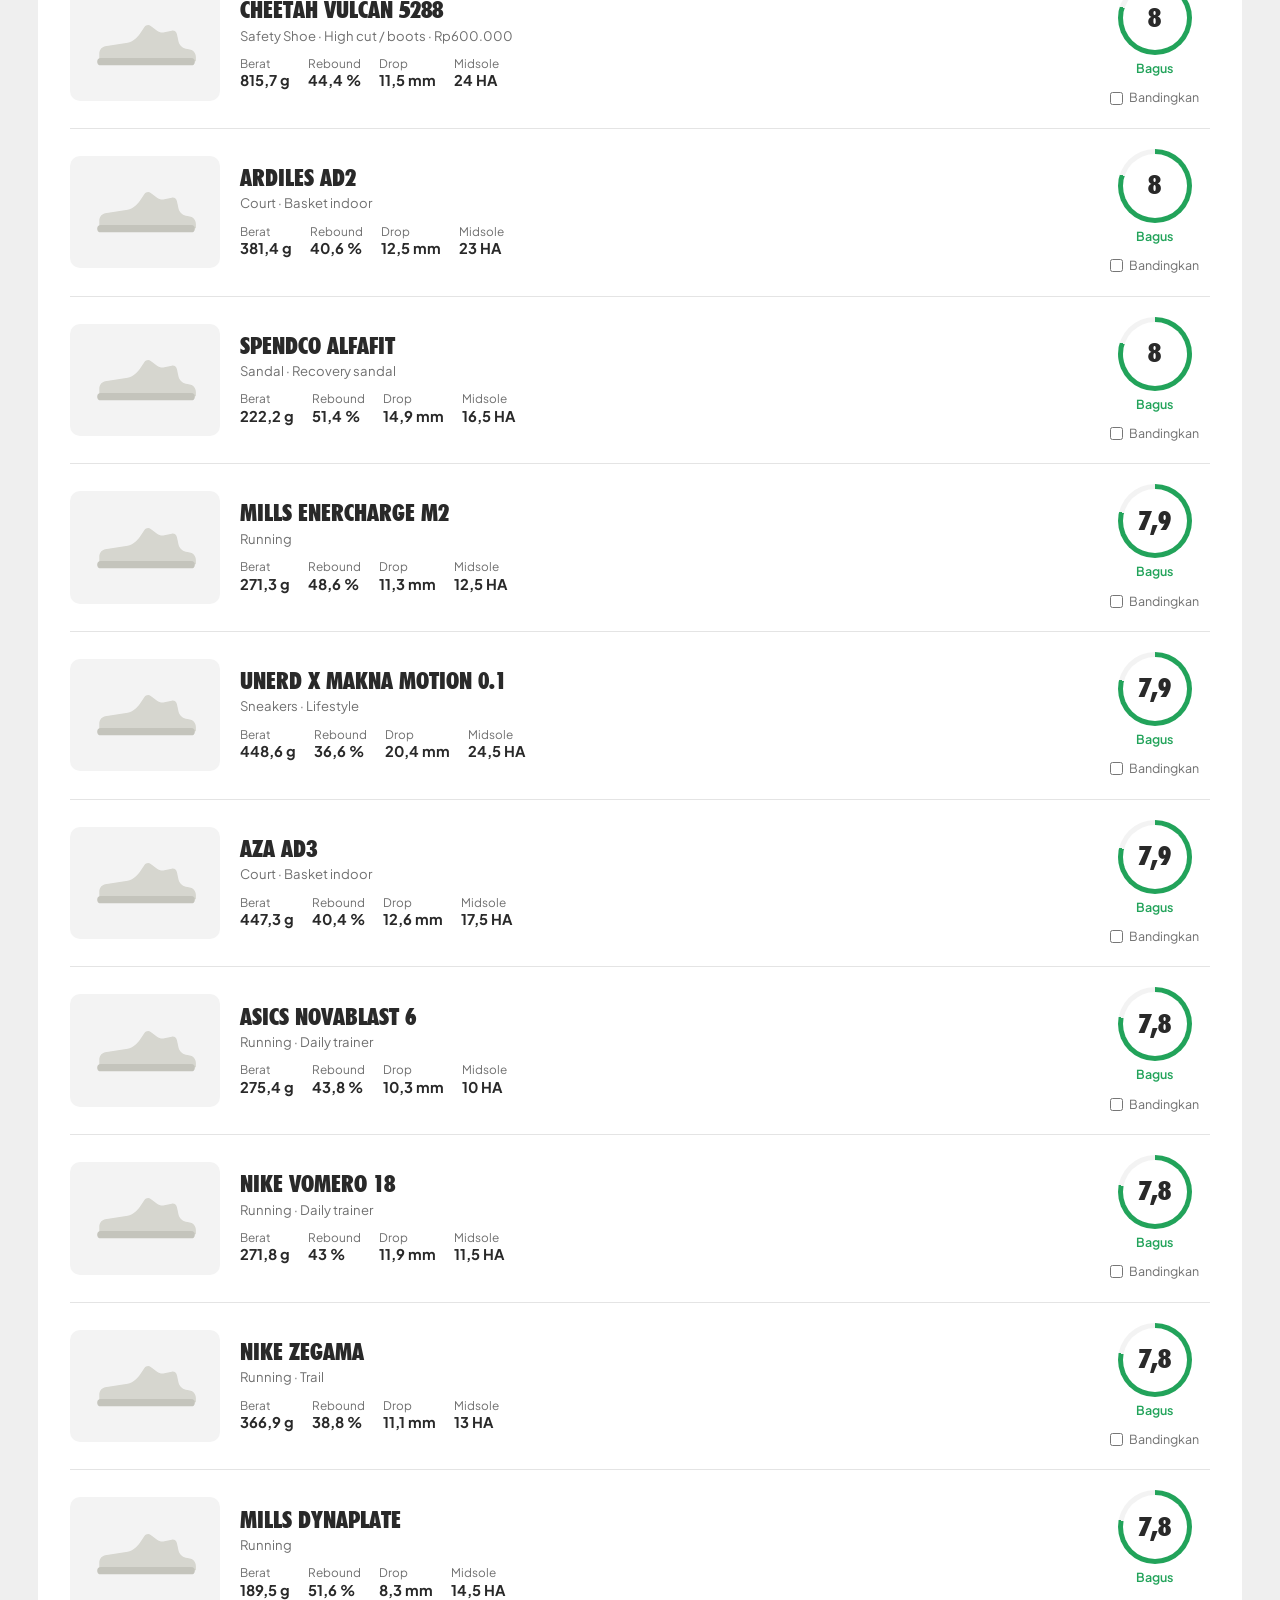
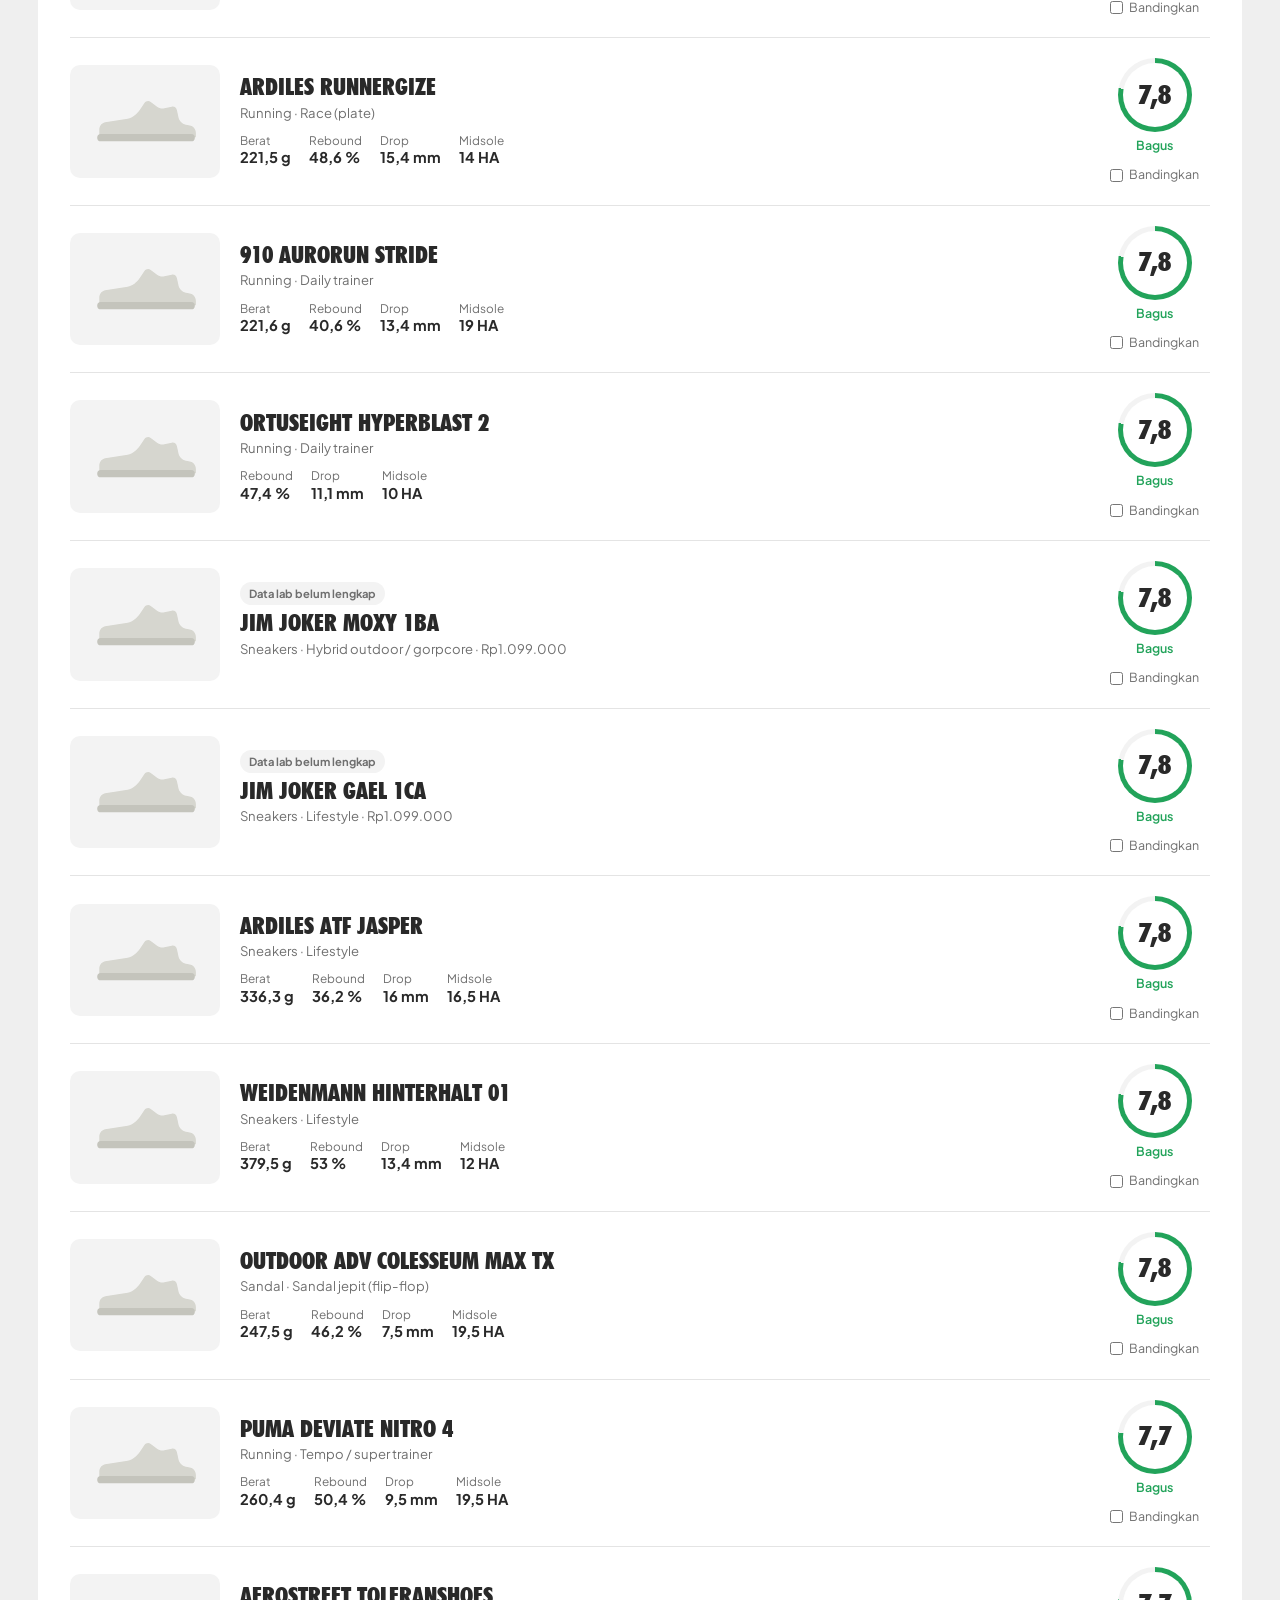
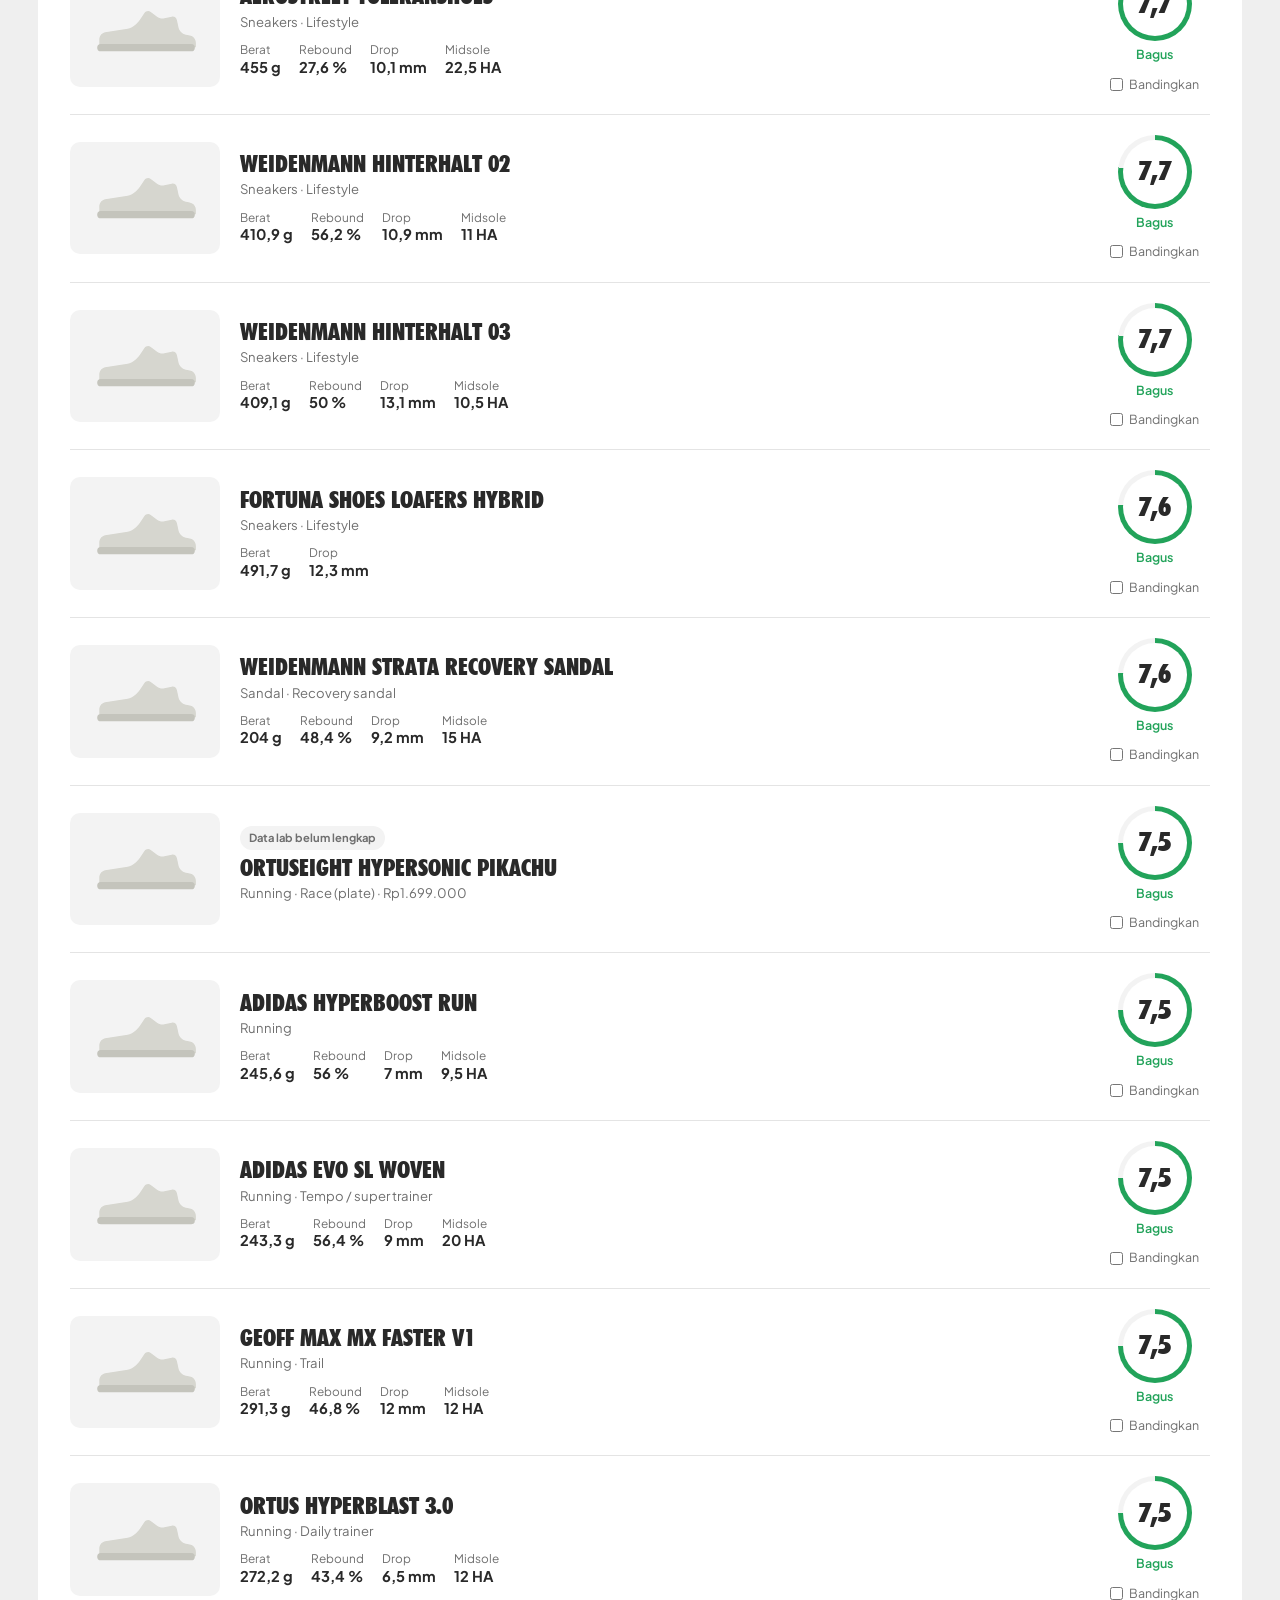
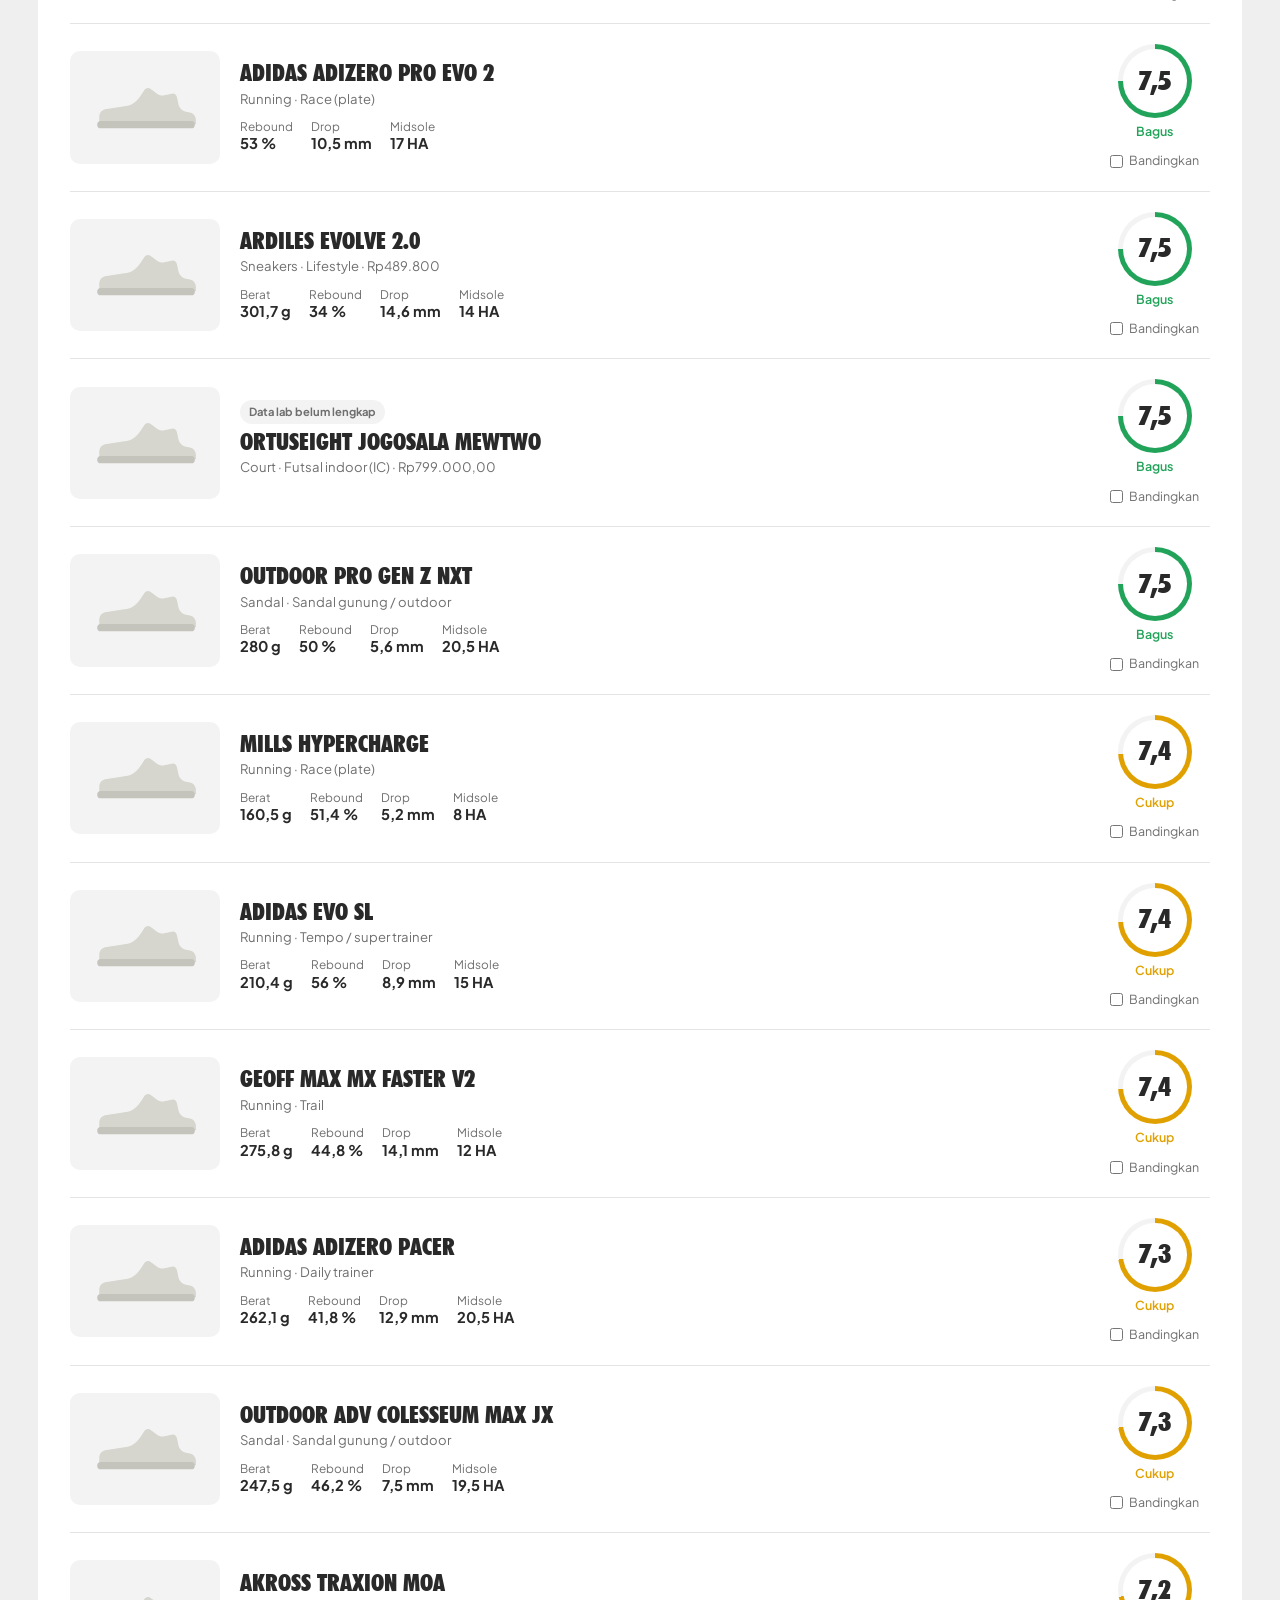
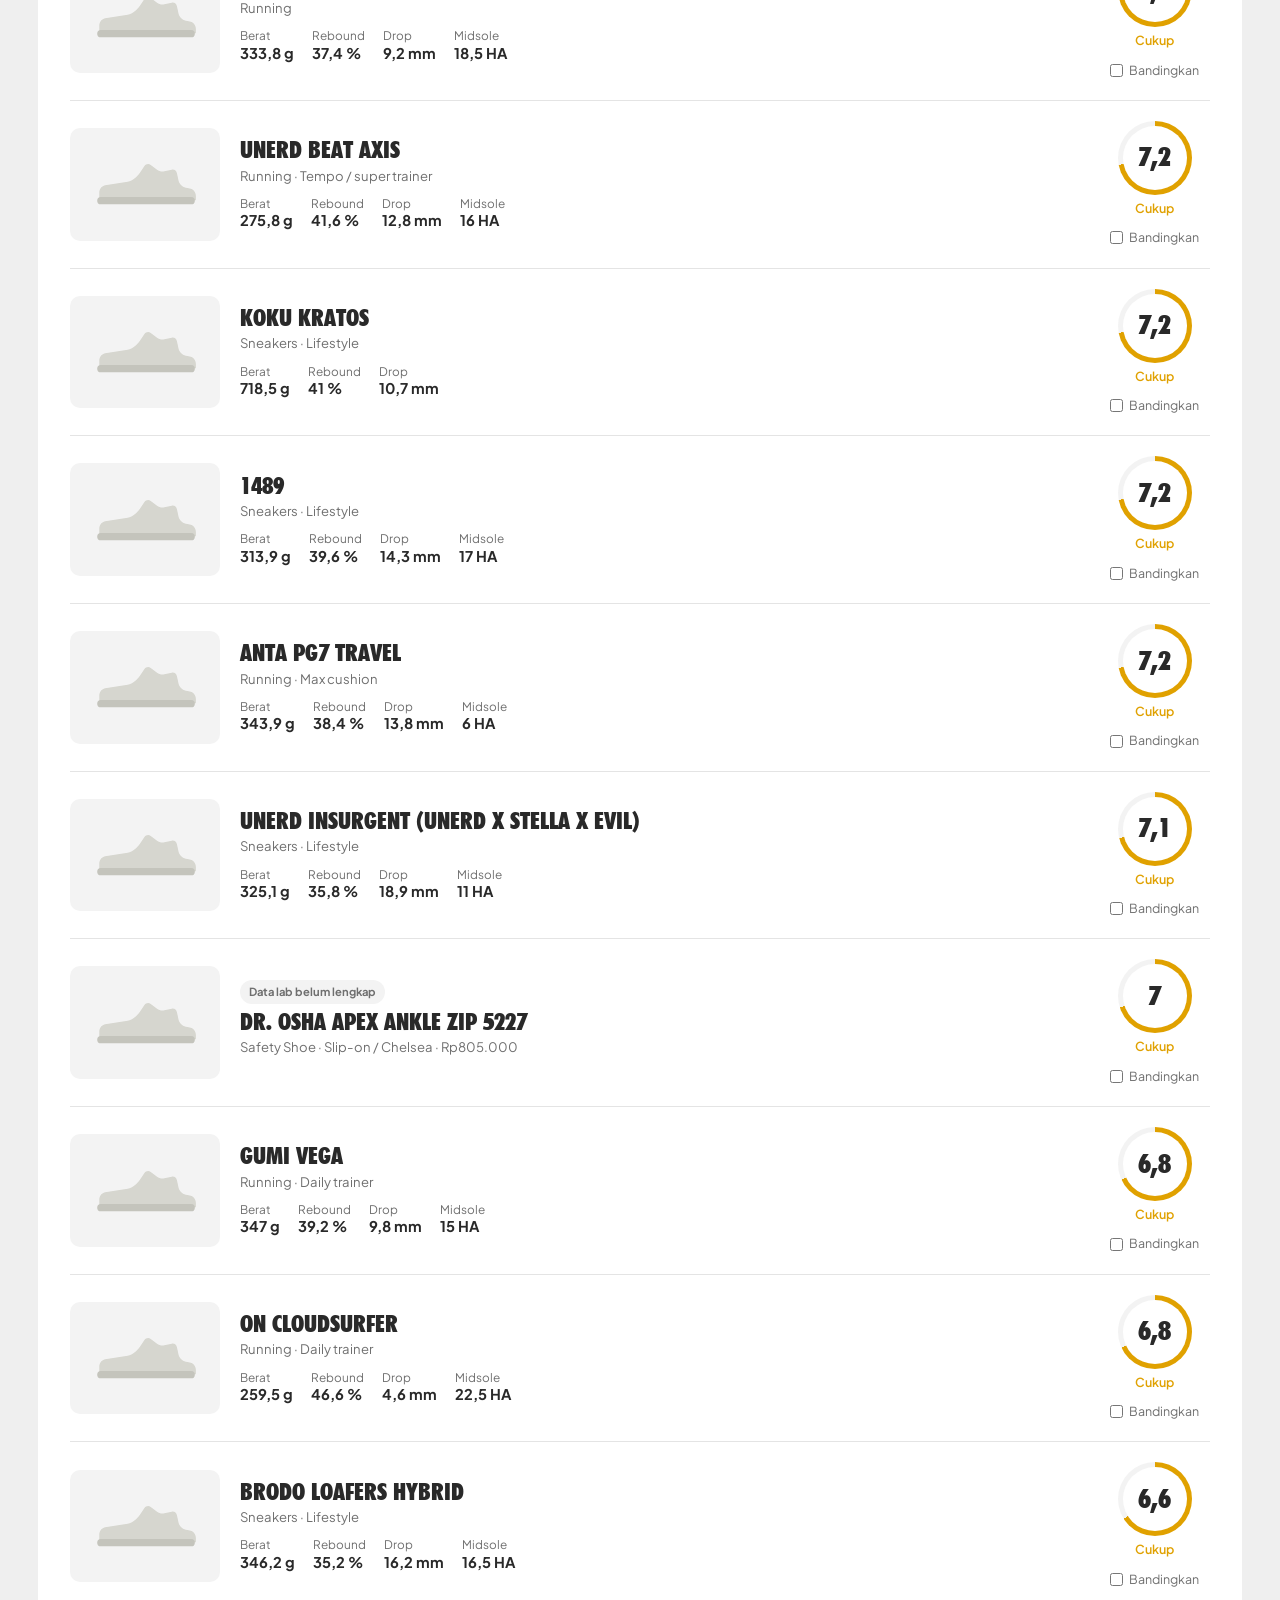
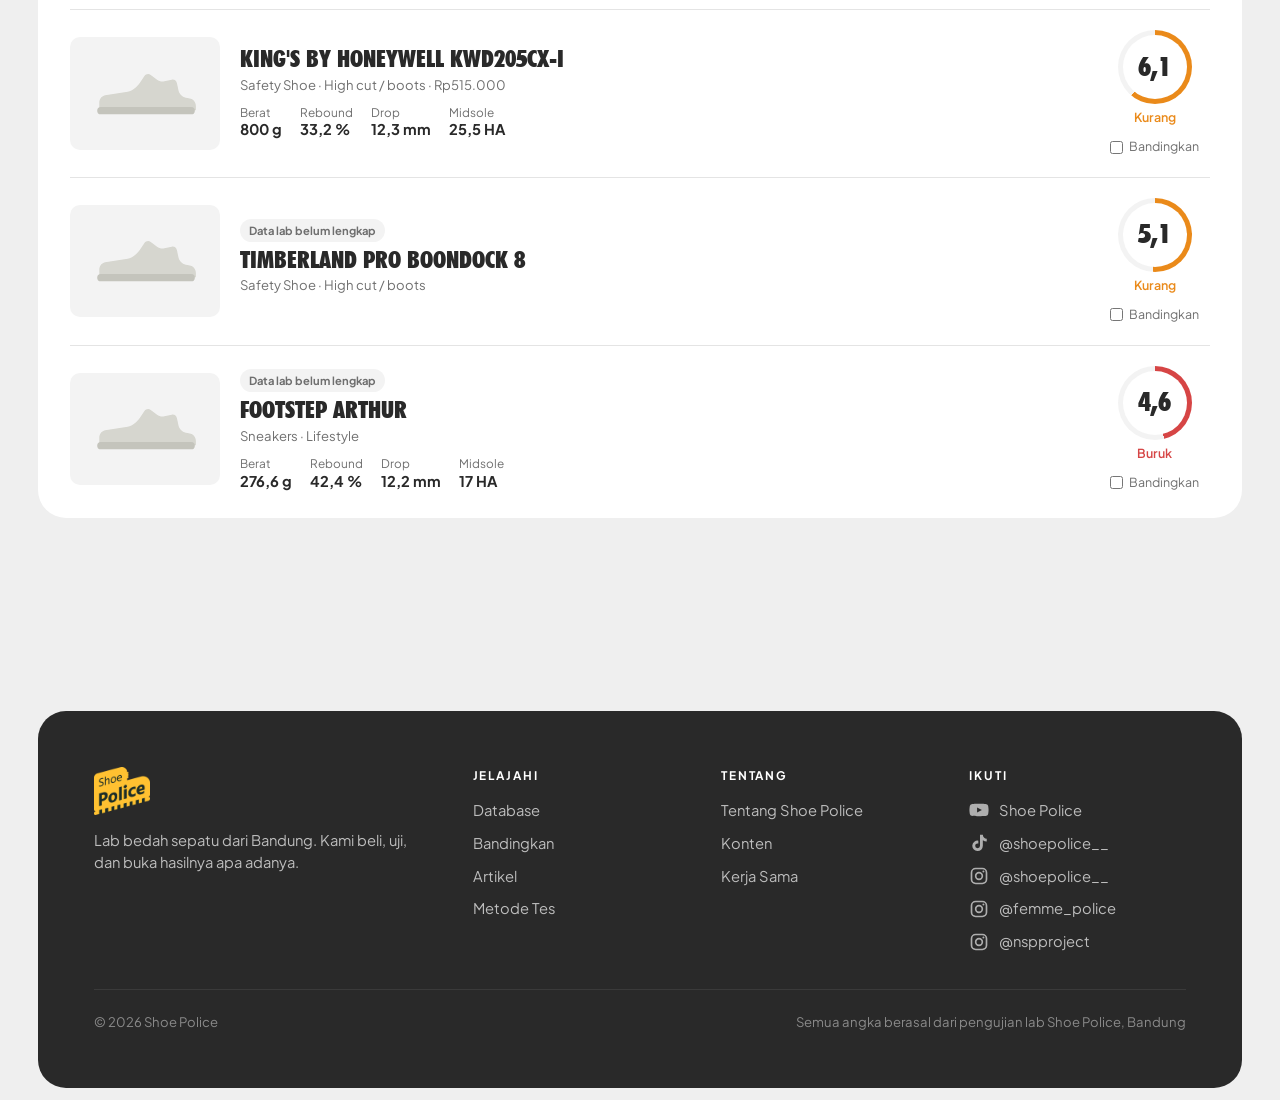
<file: database.html>
<!DOCTYPE html>
<html lang="id">
<head>
<meta charset="utf-8">
<meta name="viewport" content="width=device-width,initial-scale=1,viewport-fit=cover">
<title>Database Bedah Sepatu — Shoe Police</title>
<meta name="description" content="Database sepatu yang sudah dibedah di lab Shoe Police: berat, rebound midsole, kekerasan foam, ketahanan upper & outsole, dan skor akhir.">
<link rel="icon" href="assets/logo/favicon.png" type="image/png">
<link rel="apple-touch-icon" href="assets/logo/apple-touch-icon.png">
<link rel="stylesheet" href="assets/style.css?v=35">
</head>
<body data-hal="database">
<main>
  <section class="hero" style="padding:30px 0 32px">
    <div class="wrap">
      <h1 id="judul">Database bedah sepatu</h1>
      <p id="sub">Semua sepatu yang sudah melewati lab Shoe Police. Pakai kolom cari atau tombol Filter di atas.</p>
    </div>
  </section>

  <section class="wrap db-satu">
    <div class="hasil-atas">
      <div class="hasil-jml" id="jml" style="margin:0;flex:1"></div>
      <button class="tombol garis" onclick="SP.bukaFilter && SP.bukaFilter()">Filter</button>
      <select id="urut" style="width:auto">
        <option value="">Skor tertinggi</option>
        <option value="baru">Terbaru dibedah</option>
        <option value="ringan">Paling ringan</option>
        <option value="rebound">Rebound tertinggi</option>
        <option value="skor-asc">Skor terendah</option>
        <option value="az">Nama A–Z</option>
      </select>
    </div>
    <div class="aktif-baris" id="aktif"></div>
    <div class="list" id="list"><p class="kosong-info">Memuat data bedah…</p></div>
  </section>
</main>

<div class="bandingbar" id="bbar"><div class="wrap">
  <b style="font-family:var(--judul);font-size:1.2rem;text-transform:uppercase">Bandingkan</b>
  <div class="chips" id="bchips"></div>
  <a class="tombol" id="bgo" href="bandingkan.html">Bandingkan sekarang</a>
</div></div>

<script src="assets/app.js?v=35"></script>
<script>
(async () => {
  const [cfg, { sepatu = [] }] = await Promise.all([SP.muatConfig(), SP.muatData()]);
  const $ = id => document.getElementById(id), e = SP.esc;

  $('urut').onchange = () => SP.terapkan({ ...SP.bacaFilter(), urut: $('urut').value });
  window.addEventListener('sp-filter', render);

  function render() {
    const f = SP.bacaFilter();
    const kat = (cfg.kategoriBeranda || []).find(k => k.id === f.kat);
    $('judul').textContent = f.q ? `Hasil pencarian "${f.q}"` : kat ? kat.nama : 'Database bedah sepatu';
    $('sub').textContent = f.q ? 'Dicari dari nama sepatu, brand, kategori, tipe, dan tag.' : kat?.deskripsi || 'Semua sepatu yang sudah melewati lab Shoe Police. Pakai kolom cari atau tombol Filter di atas.';
    const ci = document.getElementById('cari-global'); if (ci && document.activeElement !== ci) ci.value = f.q;

    const urut = f.urut || (kat?.otomatis === 'terbaru' ? 'baru' : '');
    $('urut').value = urut;
    const n = v => v ?? -Infinity;
    const list = SP.saring(sepatu, f).sort({
      '': (x, y) => n(y.skor) - n(x.skor),
      'baru': (x, y) => SP.tglNilai(y.tanggal) - SP.tglNilai(x.tanggal) || y._urut - x._urut,
      'skor-asc': (x, y) => (x.skor ?? 99) - (y.skor ?? 99),
      'ringan': (x, y) => (x.angka?.berat ?? 1e9) - (y.angka?.berat ?? 1e9),
      'rebound': (x, y) => n(y.angka?.reboundHeel) - n(x.angka?.reboundHeel),
      'az': (x, y) => `${x.brand} ${x.model}`.localeCompare(`${y.brand} ${y.model}`)
    }[urut] || (() => 0));

    // chip filter aktif (bisa dihapus satu-satu)
    const chip = [];
    if (f.q) chip.push(['q', `Kata kunci: ${f.q}`, { q: '' }]);
    if (kat) chip.push(['kat', kat.nama, { kat: '' }]);
    f.brand.forEach(b => chip.push(['b', b, { brand: f.brand.filter(x => x !== b) }]));
    f.sub.forEach(b => chip.push(['s', b, { sub: f.sub.filter(x => x !== b) }]));
    if (f.skor) chip.push(['skor', `Skor ≥ ${SP.fmt(f.skor)}`, { skor: 0 }]);
    if (f.berat) chip.push(['berat', `Berat ≤ ${f.berat} g`, { berat: 0 }]);
    $('aktif').innerHTML = chip.map(([t, l], i) => `<span class="chip-f ${t === 'kat' ? 'kuning' : ''}">${e(l)}<button data-i="${i}" aria-label="Hapus">✕</button></span>`).join('')
      + (chip.length > 1 ? `<a class="hapus-semua" href="database.html">Hapus semua</a>` : '');
    $('aktif').querySelectorAll('button').forEach(b => b.onclick = () => SP.terapkan({ ...f, ...chip[b.dataset.i][2] }));

    $('jml').innerHTML = `Menampilkan <b>${list.length}</b> dari ${sepatu.length} sepatu`;
    $('list').innerHTML = list.length ? list.map(kartu).join('')
      : `<p class="kosong-info">Belum ada sepatu yang cocok.${chip.length ? ' Coba hapus beberapa filter.' : ''}</p>`;
    barBanding();
  }

  function kartu(s) {
    const a = s.angka || {}, dipilih = SP.ambilBanding().includes(s.id);
    const sp = [['Berat', a.berat, 'g'], ['Rebound', a.reboundHeel, '%'], ['Drop', a.drop, 'mm'], ['Midsole', a.midsoleHeel, 'HA']]
      .filter(x => x[1] != null).map(([l, v, u]) => `<div>${l}<b>${SP.fmt(v)} ${u}</b></div>`).join('');
    return `<div class="kartu">
      <a href="sepatu.html?id=${encodeURIComponent(s.id)}" class="foto">${SP.foto(s)}</a>
      <a href="sepatu.html?id=${encodeURIComponent(s.id)}">
        ${s.lengkap === false ? '<span class="tanda-kurang">Data lab belum lengkap</span>' : ''}
        <div class="nama">${e(s.brand)} ${e(s.model)}</div>
        <div class="sub">${e(s.kategori)}${s.subtipe ? ' · ' + e(s.subtipe) : ''}${s.harga ? ' · ' + e(s.harga) : ''}</div>
        <div class="spek">${sp}</div>
      </a>
      <div class="kanan">
        <div style="text-align:center">${SP.ring(s.skor, 74)}<div class="tier" style="color:${SP.tier(s.skor).w};margin-top:4px">${SP.tier(s.skor).t}</div></div>
        <label class="banding-cek"><input type="checkbox" data-id="${e(s.id)}" ${dipilih ? 'checked' : ''}> Bandingkan</label>
      </div></div>`;
  }

  $('list').onchange = ev => {
    const id = ev.target.dataset.id; if (!id) return;
    let b = SP.ambilBanding().filter(x => x !== id);
    if (ev.target.checked) { if (b.length >= 4) { ev.target.checked = false; alert('Maksimal 4 sepatu.'); return; } b.push(id); }
    SP.simpanBanding(b); barBanding();
  };
  function barBanding() {
    const b = SP.ambilBanding().filter(id => sepatu.some(s => s.id === id));
    $('bbar').classList.toggle('muncul', b.length > 0);
    $('bchips').innerHTML = b.map(id => { const s = sepatu.find(x => x.id === id);
      return `<span class="chip">${e(s.brand + ' ' + s.model)}<button data-hapus="${e(id)}">✕</button></span>`; }).join('');
    $('bgo').toggleAttribute('disabled', b.length < 2);
    $('bgo').textContent = b.length < 2 ? 'Pilih min. 2 sepatu' : `Bandingkan ${b.length} sepatu`;
  }
  $('bchips').onclick = ev => { const id = ev.target.dataset.hapus; if (id) { SP.simpanBanding(SP.ambilBanding().filter(x => x !== id)); render(); } };

  render();
})();
</script>
</body>
</html>
</file>
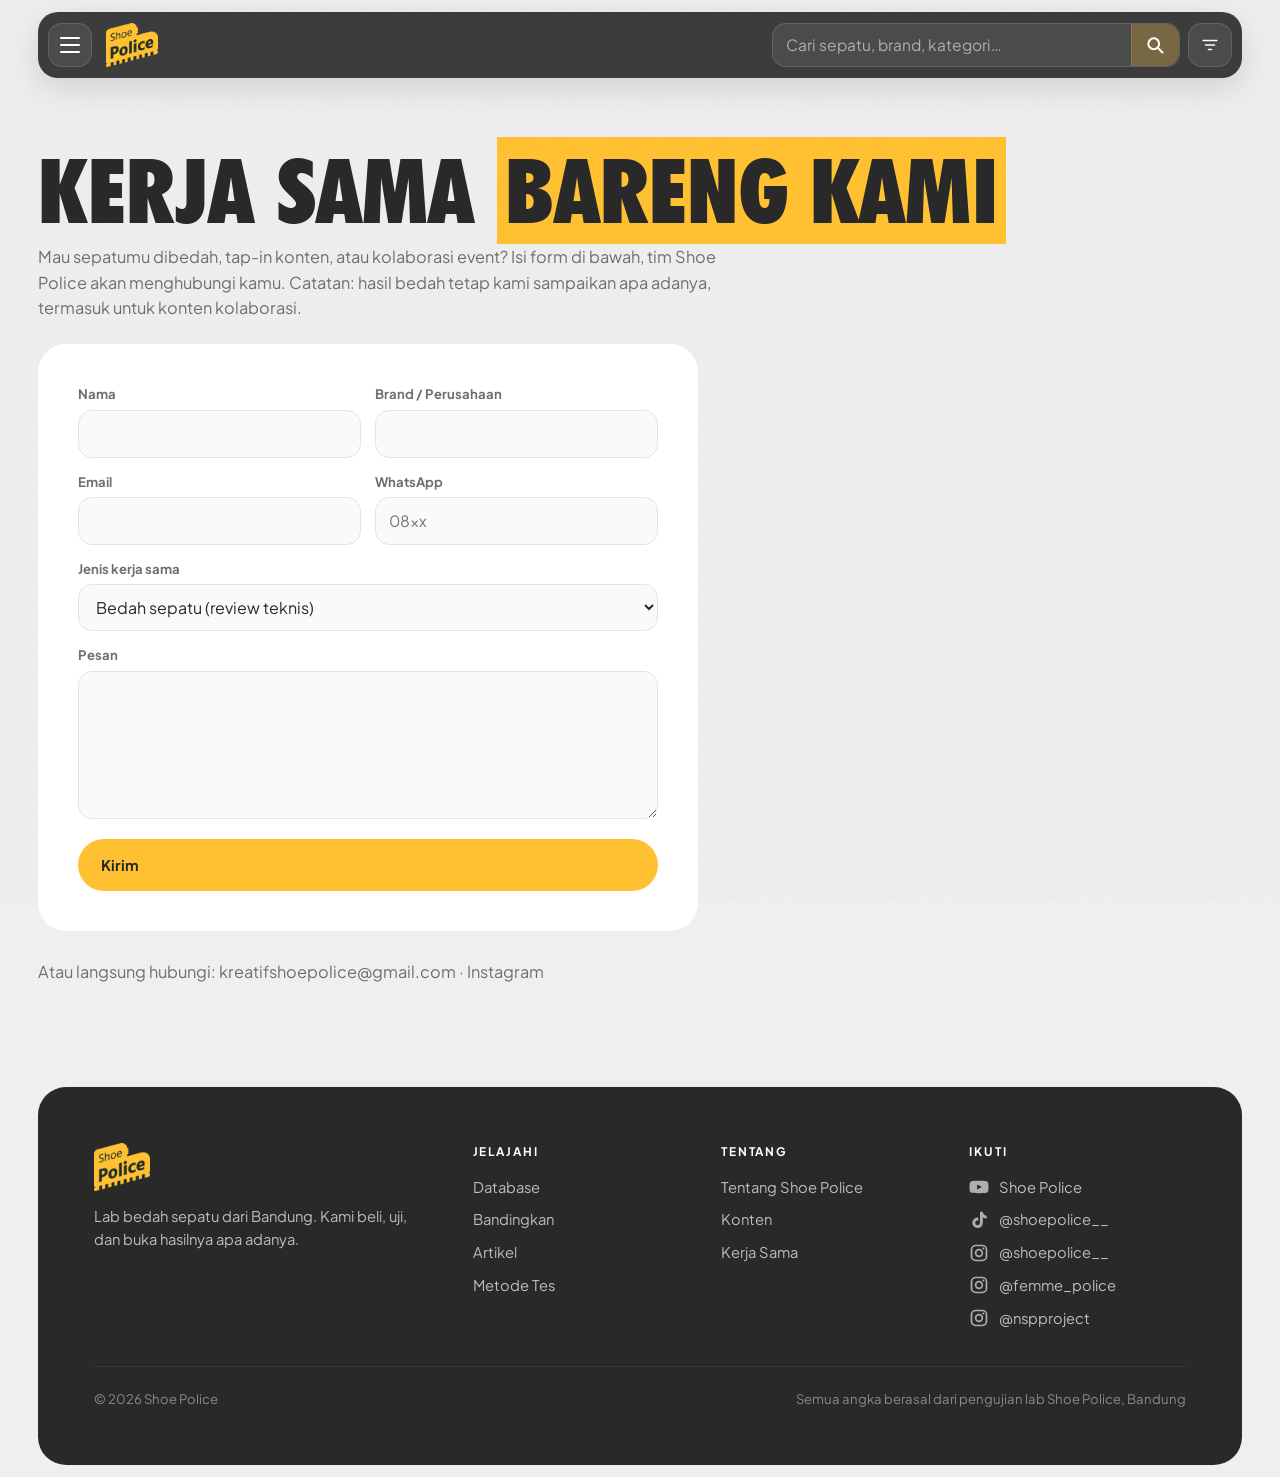
<file: kontak.html>
<!DOCTYPE html>
<html lang="id">
<head>
<meta charset="utf-8">
<meta name="viewport" content="width=device-width,initial-scale=1,viewport-fit=cover">
<title>Kerja Sama — Shoe Police</title>
<link rel="icon" href="assets/logo/favicon.png" type="image/png">
<link rel="apple-touch-icon" href="assets/logo/apple-touch-icon.png">
<link rel="stylesheet" href="assets/style.css?v=35">
</head>
<body data-hal="kontak">
<main class="wrap isi-hal">
  <h1>Kerja sama <span style="background:var(--kuning);padding:0 8px">bareng kami</span></h1>
  <p class="lead">Mau sepatumu dibedah, tap-in konten, atau kolaborasi event? Isi form di bawah, tim Shoe Police akan menghubungi kamu. Catatan: hasil bedah tetap kami sampaikan apa adanya, termasuk untuk konten kolaborasi.</p>

  <form class="form" id="form">
    <div class="baris">
      <div><label>Nama</label><input type="text" name="nama" autocomplete="name" required></div>
      <div><label>Brand / Perusahaan</label><input type="text" name="brand" autocomplete="organization" required></div>
    </div>
    <div class="baris">
      <div><label>Email</label><input type="email" name="email" autocomplete="email" required></div>
      <div><label>WhatsApp</label><input type="tel" name="whatsapp" inputmode="tel" autocomplete="tel" placeholder="08xx"></div>
    </div>
    <div><label>Jenis kerja sama</label>
      <select name="jenis">
        <option>Bedah sepatu (review teknis)</option>
        <option>Tap-in / konten kolaborasi</option>
        <option>Media partner event</option>
        <option>Lainnya</option>
      </select></div>
    <div><label>Pesan</label><textarea name="pesan" rows="5" required></textarea></div>
    <button class="tombol" type="submit">Kirim</button>
    <div class="pesan-ok" id="ok">Terima kasih! Pesan kamu sudah masuk, kami akan segera menghubungi.</div>
  </form>
  <p class="lead" style="margin-top:28px" id="alt"></p>
</main>

<script src="assets/app.js?v=35"></script>
<script>
SP.muatConfig().then(c => {
  const k = c.kontak || {};
  document.getElementById('alt').innerHTML = 'Atau langsung hubungi: ' + [
    k.email && `<a href="mailto:${k.email}">${k.email}</a>`,
    k.whatsapp && `<a href="https://wa.me/${k.whatsapp.replace(/\D/g, '')}" target="_blank">WhatsApp</a>`,
    k.instagram && `<a href="${k.instagram}" target="_blank">Instagram</a>`
  ].filter(Boolean).join(' · ');

  document.getElementById('form').onsubmit = async ev => {
    ev.preventDefault();
    const d = Object.fromEntries(new FormData(ev.target));
    const btn = ev.target.querySelector('button'); btn.disabled = true; btn.textContent = 'Mengirim…';
    if (c.apiUrl) {
      try {
        await fetch(c.apiUrl, { method: 'POST', mode: 'no-cors', headers: { 'Content-Type': 'text/plain' }, body: JSON.stringify(d) });
        ev.target.reset(); document.getElementById('ok').style.display = 'block';
      } catch (e) { alert('Gagal mengirim, coba lewat email ya.'); }
    } else {
      // Belum ada Apps Script → buka email
      const isi = `Nama: ${d.nama}\nBrand: ${d.brand}\nEmail: ${d.email}\nWA: ${d.whatsapp}\nJenis: ${d.jenis}\n\n${d.pesan}`;
      location.href = `mailto:${k.email}?subject=${encodeURIComponent('Kerja sama: ' + d.brand)}&body=${encodeURIComponent(isi)}`;
    }
    btn.disabled = false; btn.textContent = 'Kirim';
  };
});
</script>
</body>
</html>
</file>
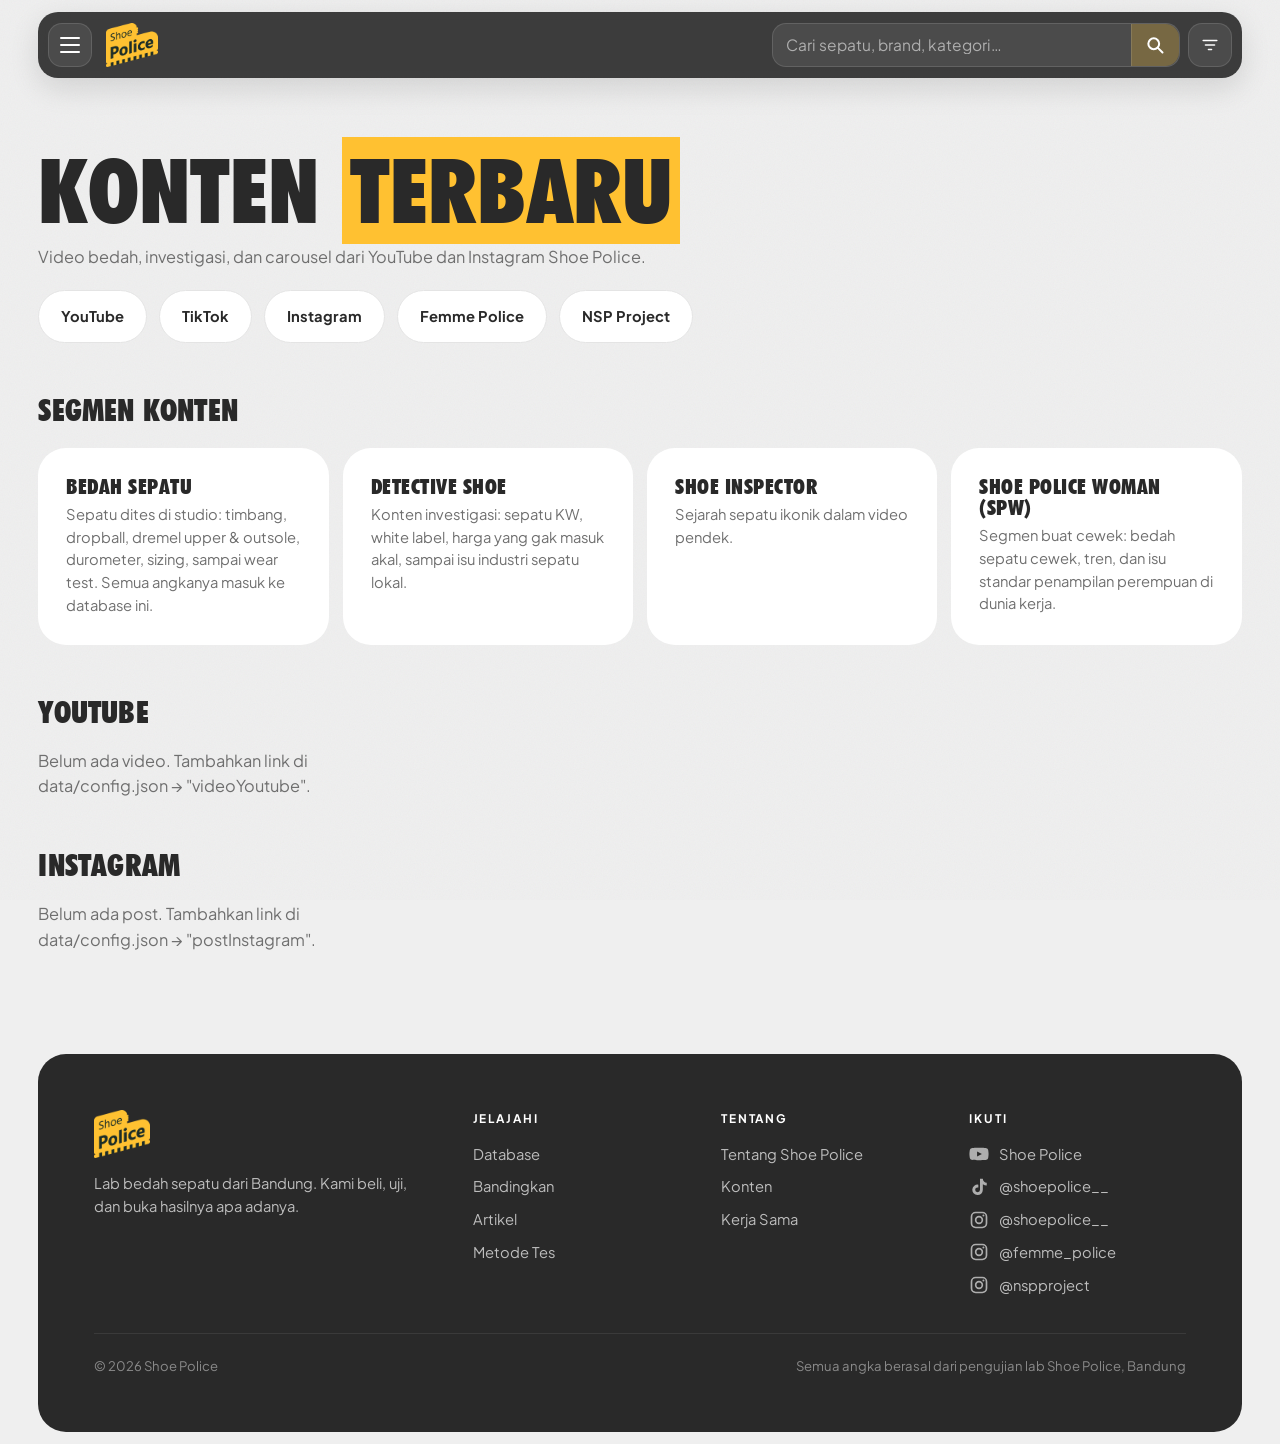
<file: konten.html>
<!DOCTYPE html>
<html lang="id">
<head>
<meta charset="utf-8">
<meta name="viewport" content="width=device-width,initial-scale=1,viewport-fit=cover">
<title>Konten — Shoe Police</title>
<link rel="icon" href="assets/logo/favicon.png" type="image/png">
<link rel="apple-touch-icon" href="assets/logo/apple-touch-icon.png">
<link rel="stylesheet" href="assets/style.css?v=35">
</head>
<body data-hal="konten">
<main class="wrap isi-hal">
  <h1>Konten <span style="background:var(--kuning);padding:0 8px">terbaru</span></h1>
  <p class="lead">Video bedah, investigasi, dan carousel dari YouTube dan Instagram Shoe Police.</p>
  <div style="display:flex;gap:12px;flex-wrap:wrap;margin-top:20px" id="tombol-sos"></div>

  <h2 class="sek">Segmen konten</h2>
  <div class="dua" id="segmen"></div>

  <h2 class="sek">YouTube</h2>
  <div class="embed-grid" id="yt"></div>

  <h2 class="sek">Instagram</h2>
  <div class="embed-grid" id="ig"></div>
</main>

<script src="assets/app.js?v=35"></script>
<script>
SP.muatConfig().then(c => {
  const k = c.kontak || {};
  document.getElementById('tombol-sos').innerHTML =
    [['YouTube', k.youtube], ['TikTok', k.tiktok], ['Instagram', k.instagram], ['Femme Police', k.instagramSPW], ['NSP Project', k.instagramNSP]]
      .filter(x => x[1]).map(([t, u]) => `<a class="tombol garis" href="${u}" target="_blank" rel="noopener">${t}</a>`).join('');

  document.getElementById('segmen').innerHTML = (c.segmen || []).map(s =>
    `<div class="box"><h3>${SP.esc(s.nama)}</h3><p>${SP.esc(s.desc)}</p></div>`).join('');

  const yt = (c.videoYoutube || []).map(SP.ytId).filter(Boolean);
  document.getElementById('yt').innerHTML = yt.length
    ? yt.map(id => `<iframe class="video" src="https://www.youtube-nocookie.com/embed/${id}" loading="lazy" allowfullscreen></iframe>`).join('')
    : '<p class="lead">Belum ada video. Tambahkan link di data/config.json → "videoYoutube".</p>';

  const ig = c.postInstagram || [];
  document.getElementById('ig').innerHTML = ig.length
    ? ig.map(u => `<blockquote class="instagram-media" data-instgrm-permalink="${SP.esc(u)}" data-instgrm-version="14" style="background:#fff;border-radius:12px;margin:0;width:100%"></blockquote>`).join('')
    : '<p class="lead">Belum ada post. Tambahkan link di data/config.json → "postInstagram".</p>';
  if (ig.length) { const s = document.createElement('script'); s.src = 'https://www.instagram.com/embed.js'; s.async = true; document.body.append(s); }
});
</script>
</body>
</html>
</file>
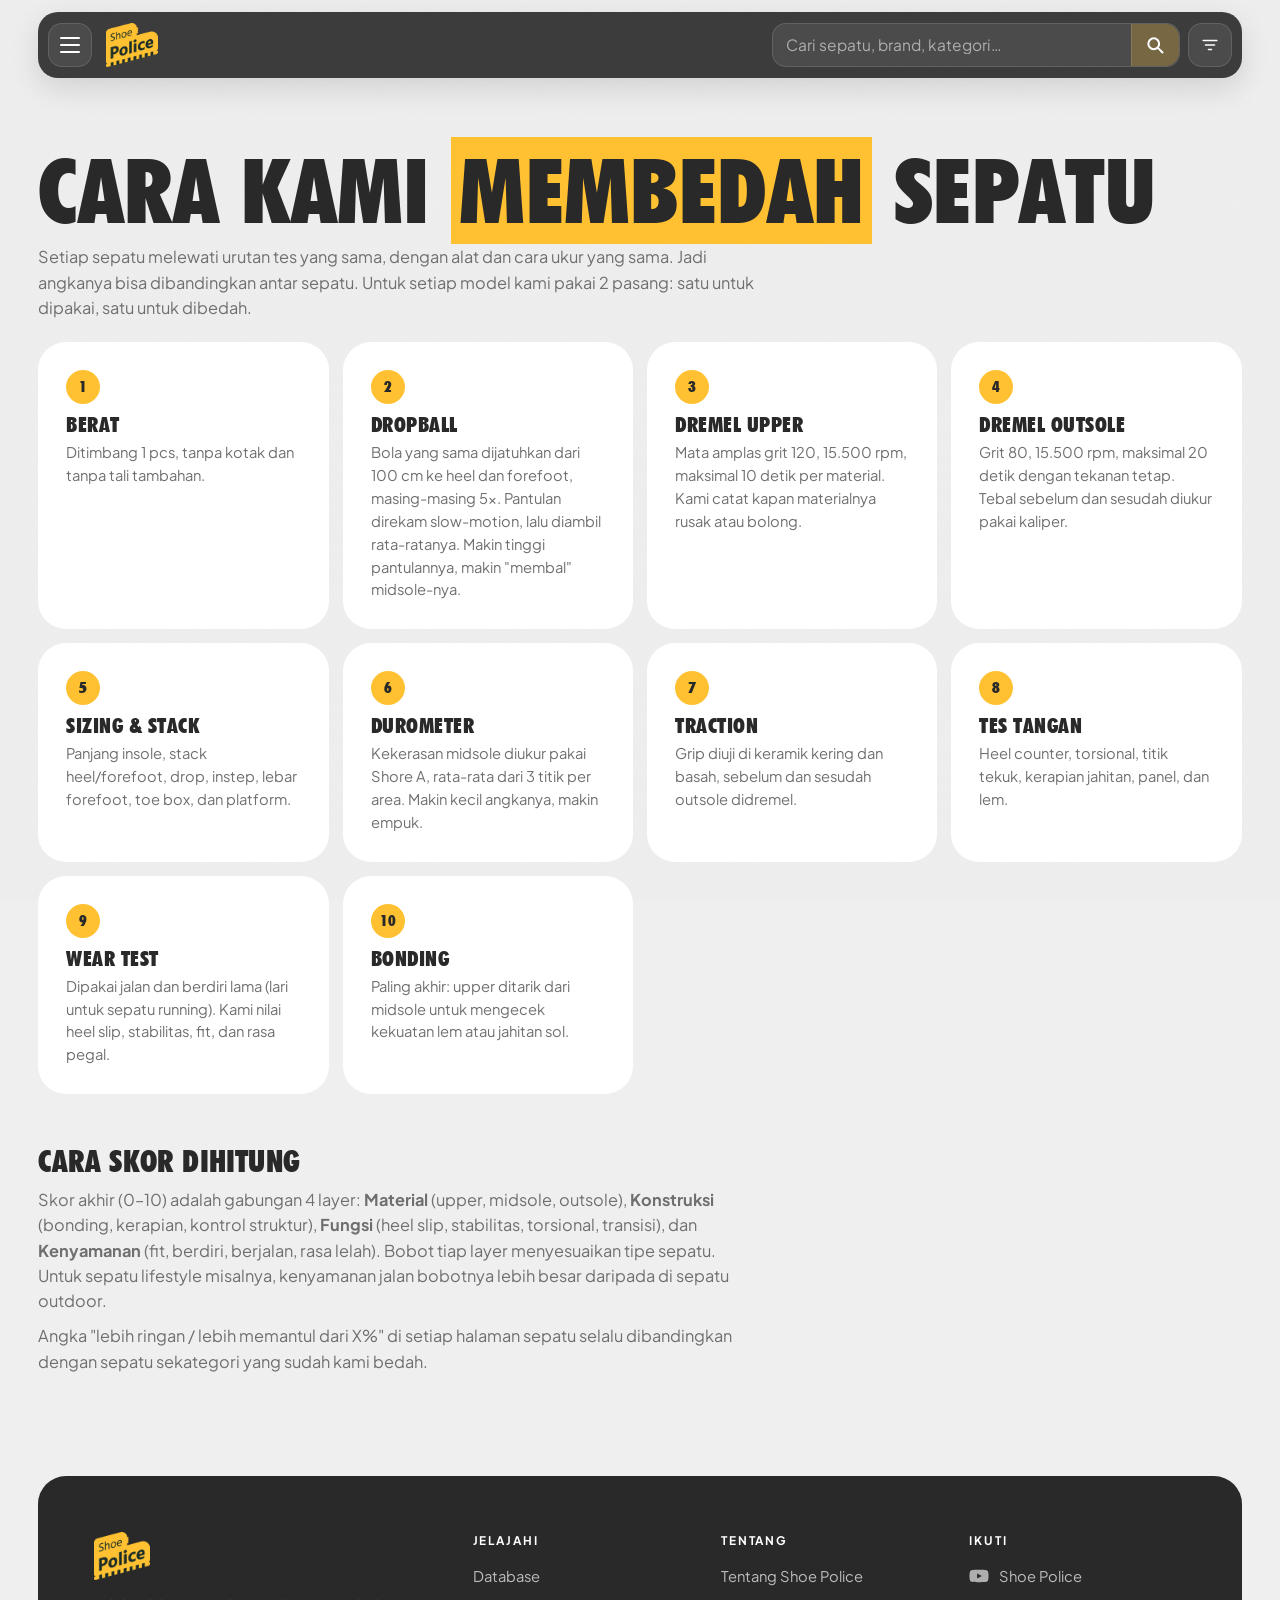
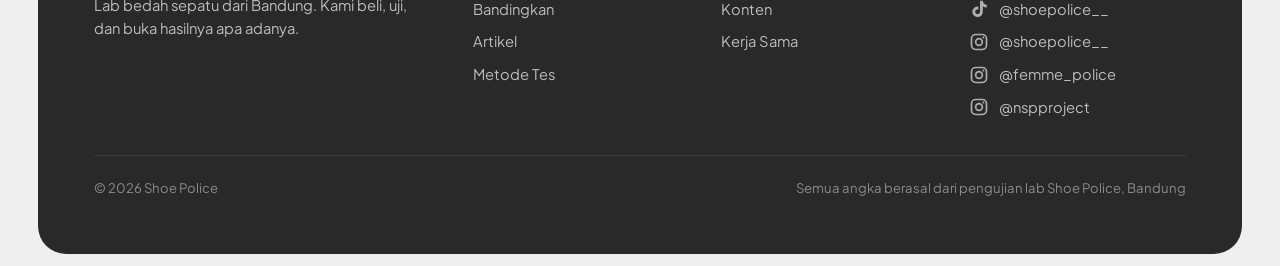
<file: metode.html>
<!DOCTYPE html>
<html lang="id">
<head>
<meta charset="utf-8">
<meta name="viewport" content="width=device-width,initial-scale=1,viewport-fit=cover">
<title>Metode Tes — Shoe Police</title>
<link rel="icon" href="assets/logo/favicon.png" type="image/png">
<link rel="apple-touch-icon" href="assets/logo/apple-touch-icon.png">
<link rel="stylesheet" href="assets/style.css?v=35">
</head>
<body data-hal="metode">
<main class="wrap isi-hal">
  <h1>Cara kami <span style="background:var(--kuning);padding:0 8px">membedah</span> sepatu</h1>
  <p class="lead">Setiap sepatu melewati urutan tes yang sama, dengan alat dan cara ukur yang sama. Jadi angkanya bisa dibandingkan antar sepatu. Untuk setiap model kami pakai 2 pasang: satu untuk dipakai, satu untuk dibedah.</p>

  <div class="dua">
    <div class="box"><span class="no">1</span><h3>Berat</h3><p>Ditimbang 1 pcs, tanpa kotak dan tanpa tali tambahan.</p></div>
    <div class="box"><span class="no">2</span><h3>Dropball</h3><p>Bola yang sama dijatuhkan dari 100 cm ke heel dan forefoot, masing-masing 5x. Pantulan direkam slow-motion, lalu diambil rata-ratanya. Makin tinggi pantulannya, makin "membal" midsole-nya.</p></div>
    <div class="box"><span class="no">3</span><h3>Dremel upper</h3><p>Mata amplas grit 120, 15.500 rpm, maksimal 10 detik per material. Kami catat kapan materialnya rusak atau bolong.</p></div>
    <div class="box"><span class="no">4</span><h3>Dremel outsole</h3><p>Grit 80, 15.500 rpm, maksimal 20 detik dengan tekanan tetap. Tebal sebelum dan sesudah diukur pakai kaliper.</p></div>
    <div class="box"><span class="no">5</span><h3>Sizing & stack</h3><p>Panjang insole, stack heel/forefoot, drop, instep, lebar forefoot, toe box, dan platform.</p></div>
    <div class="box"><span class="no">6</span><h3>Durometer</h3><p>Kekerasan midsole diukur pakai Shore A, rata-rata dari 3 titik per area. Makin kecil angkanya, makin empuk.</p></div>
    <div class="box"><span class="no">7</span><h3>Traction</h3><p>Grip diuji di keramik kering dan basah, sebelum dan sesudah outsole didremel.</p></div>
    <div class="box"><span class="no">8</span><h3>Tes tangan</h3><p>Heel counter, torsional, titik tekuk, kerapian jahitan, panel, dan lem.</p></div>
    <div class="box"><span class="no">9</span><h3>Wear test</h3><p>Dipakai jalan dan berdiri lama (lari untuk sepatu running). Kami nilai heel slip, stabilitas, fit, dan rasa pegal.</p></div>
    <div class="box"><span class="no">10</span><h3>Bonding</h3><p>Paling akhir: upper ditarik dari midsole untuk mengecek kekuatan lem atau jahitan sol.</p></div>
  </div>

  <h2 class="sek">Cara skor dihitung</h2>
  <p class="lead" style="margin-top:10px">Skor akhir (0–10) adalah gabungan 4 layer: <b>Material</b> (upper, midsole, outsole), <b>Konstruksi</b> (bonding, kerapian, kontrol struktur), <b>Fungsi</b> (heel slip, stabilitas, torsional, transisi), dan <b>Kenyamanan</b> (fit, berdiri, berjalan, rasa lelah). Bobot tiap layer menyesuaikan tipe sepatu. Untuk sepatu lifestyle misalnya, kenyamanan jalan bobotnya lebih besar daripada di sepatu outdoor.</p>
  <p class="lead" style="margin-top:10px">Angka "lebih ringan / lebih memantul dari X%" di setiap halaman sepatu selalu dibandingkan dengan sepatu sekategori yang sudah kami bedah.</p>
</main>
<script src="assets/app.js?v=35"></script>
</body>
</html>
</file>
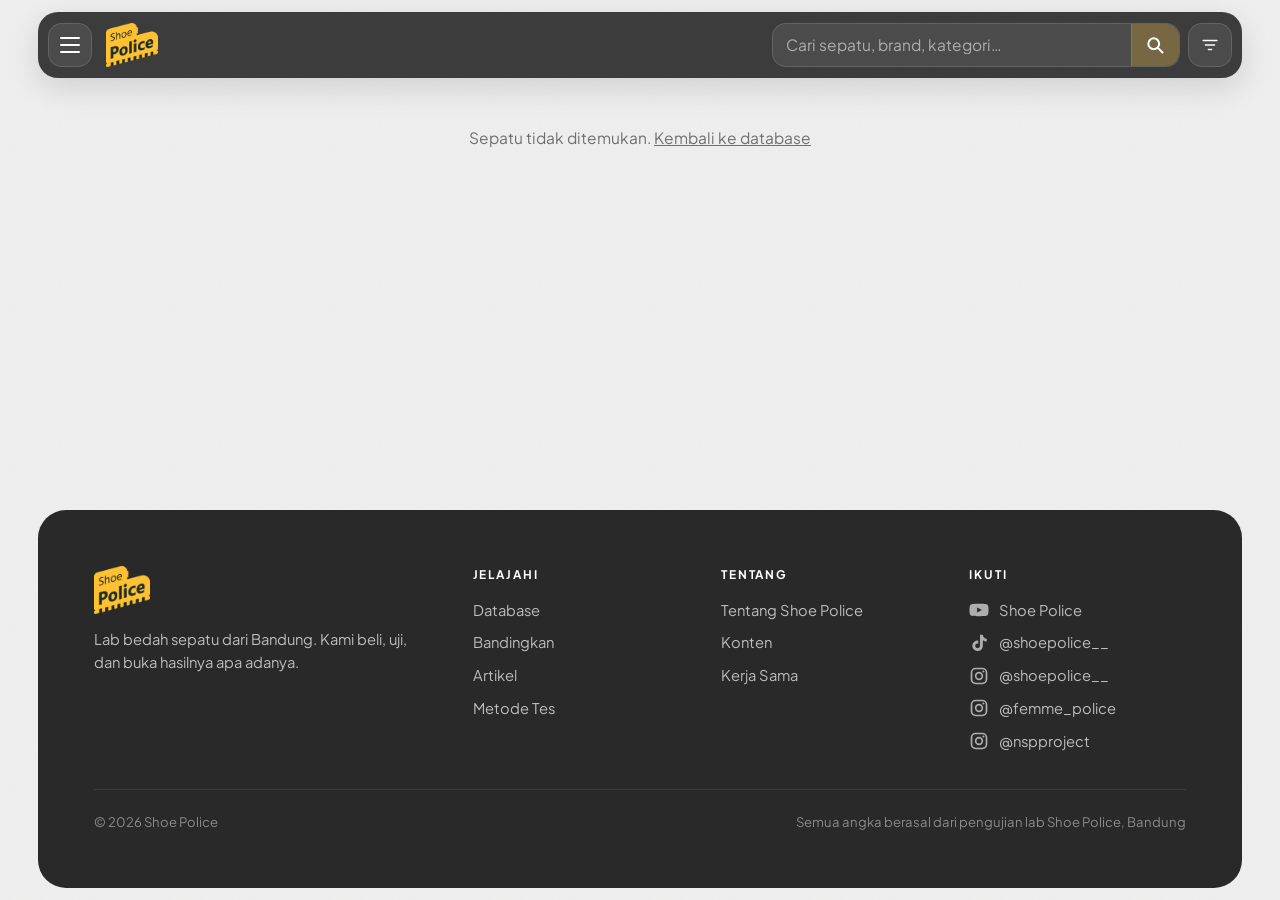
<file: sepatu.html>
<!DOCTYPE html>
<html lang="id">
<head>
<meta charset="utf-8">
<meta name="viewport" content="width=device-width,initial-scale=1,viewport-fit=cover">
<title>Hasil Bedah — Shoe Police</title>
<link rel="icon" href="assets/logo/favicon.png" type="image/png">
<link rel="apple-touch-icon" href="assets/logo/apple-touch-icon.png">
<link rel="stylesheet" href="assets/style.css?v=35">
</head>
<body data-hal="database">
<main class="wrap" id="isi"><p class="kosong-info">Memuat…</p></main>

<script src="assets/app.js?v=35"></script>
<script>
(async () => {
  const id = new URLSearchParams(location.search).get('id');
  const { sepatu = [] } = await SP.muatData();
  const s = sepatu.find(x => x.id === id);
  const el = document.getElementById('isi');
  if (!s) { el.innerHTML = '<p class="kosong-info">Sepatu tidak ditemukan. <a href="database.html"><u>Kembali ke database</u></a></p>'; return; }
  document.title = `${s.brand} ${s.model} — Hasil Bedah Shoe Police`;
  const a = s.angka || {}, e = SP.esc, f = SP.fmt, t = SP.tier(s.skor);
  const grup = SP.pembanding(sepatu, s);
  const namaGrup = grup === sepatu ? 'semua sepatu' : 'sepatu ' + s.kategori.toLowerCase();
  const { plus, minus } = SP.kelebihan(sepatu, s);

  // ----- baris uji lab dengan skala vs rata-rata -----
  // metrik yang punya data pembanding → baris dengan skala; sisanya → grid angka ringkas
  const adaBanding = m => { const st = SP.statistik(grup, m.k); return st && st.n >= 2 && st.max > st.min; };
  const metrikAda = SP.METRIK.filter(m => typeof a[m.k] === 'number');
  const barisUji = metrikAda.filter(adaBanding).map(m => {
    const stt = SP.statistik(grup, m.k), x = a[m.k];
    const pos = v => ((v - stt.min) / (stt.max - stt.min)) * 100;
    const p = SP.persentil(stt, x, m.arah || 1);
    const ket = m.arah === 0
      ? `${x > stt.avg ? 'Di atas' : 'Di bawah'} rata-rata ${namaGrup} (<b>${f(stt.avg)} ${m.sat}</b>)`
      : `${p >= 50 ? (m.arah === -1 ? 'Lebih ringan' : 'Lebih tinggi') : (m.arah === -1 ? 'Lebih berat' : 'Lebih rendah')} dari <b>${p >= 50 ? p : 100 - p}%</b> ${namaGrup} · rata-rata ${f(stt.avg)} ${m.sat}`;
    return `<div class="uji"><div><div class="lbl">${m.lbl}<small>${m.desc}</small></div><div class="nilai">${f(x)}<i>${m.sat}</i></div></div><div>
      ${SP.tick(Math.max(3, pos(x)), pos(stt.avg), 40)}
      <div class="skala-lbl"><span>${f(stt.min)} ${m.sat}</span><span>▮ rata-rata ${f(stt.avg)} ${m.sat}</span><span>${f(stt.max)} ${m.sat}</span></div>
      <div class="skala-ket">${ket}</div></div></div>`;
  }).join('') + (metrikAda.some(m => !adaBanding(m)) ? `<div class="angka-grid">${metrikAda.filter(m => !adaBanding(m)).map(m =>
    `<div><span>${m.lbl}</span><b>${f(a[m.k])}<i>${m.sat}</i></b></div>`).join('')}</div>` : '');

  const fakta = [['Kategori', s.kategori + (s.subtipe ? ' · ' + s.subtipe : '')], ['Harga retail', s.harga], ['Size yang dites', s.size && 'EU ' + s.size],
    ['Tester', s.tester], ['Tanggal tes', s.tanggal], ['Midsole', a.materialMidsole], ['Outsole', a.outsoleMaterial],
    ['Grip kering / basah', (a.gripKering || a.gripBasah) && `${a.gripKering || '–'} / ${a.gripBasah || '–'}`], ['Sizing', a.sizing]]
    .filter(x => x[1]).map(([k, v]) => `<tr><td>${k}</td><td>${e(v)}</td></tr>`).join('');

  const layer = (s.layer || []).map(l => `<div class="k">${SP.ring(l.skor, 70)}<b>${e(l.nama)}</b><span>${e(l.kelas)} · bobot ${e(l.bobot)}</span></div>`).join('');
  const mirip = grup.filter(x => x.id !== s.id).sort((x, y) => Math.abs((x.skor ?? 0) - (s.skor ?? 0)) - Math.abs((y.skor ?? 0) - (s.skor ?? 0))).slice(0, 4)
    .map(x => `<a class="mini" href="sepatu.html?id=${encodeURIComponent(x.id)}">${SP.ring(x.skor, 48)}<div><b>${e(x.brand)} ${e(x.model)}</b><span>${e(x.subtipe || x.kategori)}</span></div></a>`).join('');
  const yt = SP.ytId(s.video);
  const TOKO = [['website', 'Website resmi'], ['tokopedia', 'Tokopedia'], ['shopee', 'Shopee'], ['blibli', 'Blibli']];
  const beli = TOKO.filter(([k]) => /^https:\/\//.test(s.beli?.[k] || '')).map(([k, n]) => {
    const cari = /\/product\?q=|\/search\?/.test(s.beli[k]) || (s.beli.cari || []).includes(k);
    return `<a class="beli-${k}" href="${e(s.beli[k])}" target="_blank" rel="noopener nofollow">${n}<small>${cari ? 'Cari di toko resmi' : 'Toko resmi'}</small></a>`;
  }).join('');

  // ----- detail tes per komponen (data/detail.json) -----
  let D = {};
  try { D = (await (await fetch('data/detail.json', { cache: 'no-cache' })).json())[s.id] || {}; } catch (er) {}
  const ada = v => v !== undefined && v !== null && v !== '';
  const kv = rows => { const r = rows.filter(x => ada(x[1]) && x[1] !== false); return r.length ? `<table class="fakta dt">${r.map(([k, v]) => `<tr><td>${e(k)}</td><td>${e(v)}</td></tr>`).join('')}</table>` : ''; };
  const kualitas = q => q ? `<span class="q q-${/excellent|very good|special/i.test(q) ? 'hi' : /good/i.test(q) ? 'ok' : /fair/i.test(q) ? 'md' : 'lo'}">${e(q)}</span>` : '';
  const level = l => l ? `<span class="q q-${/high/i.test(l) ? 'hi' : /medium/i.test(l) ? 'md' : 'lo'}">${/high/i.test(l) ? '▲' : /medium/i.test(l) ? '■' : '▼'} ${e(l)}</span>` : '–';
  const legenda = (a1, a2, avg) => `<div class="g-leg"><span><i class="c1"></i>${a1}</span>${a2 ? `<span><i class="c2"></i>${a2}</span>` : ''}${avg ? `<span><i class="c-avg"></i>${avg}</span>` : ''}</div>`;
  // grafik batang tebal sebelum vs setelah (mm)
  const grafikTebal = (items, nama) => {
    const it = items.filter(x => ada(x.sebelum));
    if (!it.length) return '';
    const mx = Math.max(...it.map(x => x.sebelum), ...it.map(x => x.setelah || 0)) || 1;
    return `<div class="grafik">${legenda('Sebelum dremel', 'Setelah dremel')}<div class="g-bar">${it.map(x => `
      <div class="g-grp"><div class="g-kol">
        <div class="g-b c1" style="height:${x.sebelum / mx * 100}%" title="Sebelum: ${f(x.sebelum)} mm"><b>${f(x.sebelum)}</b></div>
        <div class="g-b c2" style="height:${Math.max(ada(x.setelah) ? x.setelah / mx * 100 : 0, 1)}%" title="Setelah: ${ada(x.setelah) ? f(x.setelah) + ' mm' : '–'}"><b>${ada(x.setelah) ? f(x.setelah) : '–'}</b></div>
      </div><span>${e(nama(x))}</span></div>`).join('')}</div><div class="g-sat">Tebal (mm)</div></div>`;
  };
  const tabelDremel = (items, cols) => items.length ? `<div class="tbl-wrap"><table class="tbl-tes"><thead><tr>${cols.map(c => `<th>${c[0]}</th>`).join('')}</tr></thead><tbody>${items.map(x => `<tr>${cols.map(c => `<td>${c[1](x)}</td>`).join('')}</tr>`).join('')}</tbody></table></div>` : '';
  const mm = v => ada(v) ? f(v) + ' mm' : '–';

  // UPPER
  const U = D.upper || {};
  const daftarQA = (judul, arr) => arr?.length ? `<div class="qa"><h4>${judul}</h4><dl>${arr.map(x => `<div><dt>${e(x.label.replace(/\s*\(.*?\)\s*/g, ' ').trim())}</dt><dd>${e(x.hasil)}</dd></div>`).join('')}</dl></div>` : '';
  const htmlUpper = (U.bagian?.length || U.dremel?.length || U.lining || U.uji?.length) ? `
    ${U.bagian?.length ? `<h3 class="sub">Material per bagian</h3><div class="tbl-wrap"><table class="tbl-tes"><thead><tr><th>Bagian upper</th><th>Material</th></tr></thead><tbody>
      ${U.bagian.map(b => `<tr><td>${e(b.bagian)}</td><td>${e(b.material)}</td></tr>`).join('')}</tbody></table></div>` : ''}
    ${kv([['Panel penguat (overlay)', U.panel && U.panel + (U.panelMaterial ? ' · ' + U.panelMaterial : '')], ['Lining', !U.bagian?.some(b => /lining/i.test(b.bagian)) && U.lining?.material], ['Hasil dremel lining', U.lining?.hasil], ['Proteksi air', U.air?.proteksi], ['Membran', U.air?.membran], ['Burn test', U.burn]])}
    ${U.uji?.length ? `<h3 class="sub">Tes upper tanpa dremel</h3><div class="qa-grid">${daftarQA('Finishing & ketahanan', U.uji)}</div>` : ''}
    ${U.dremel?.length ? `<h3 class="sub">${U.dremel.some(x => ada(x.sebelum)) ? 'Tebal upper sebelum & setelah dremel' : 'Hasil dremel upper'}</h3><p class="ket-h">Dremel grit 120, 15.500 rpm, maksimal 10 detik per material.</p>
      ${grafikTebal(U.dremel, x => [x.bagian, x.material].filter(Boolean).join(' · '))}
      ${tabelDremel(U.dremel, [['Bagian', x => e(x.bagian || '–')], ['Material', x => e(x.material || '–')], ['Sebelum', x => mm(x.sebelum)], ['Setelah', x => mm(x.setelah)], ['Terkikis', x => mm(x.terkikis)], ['Hasil', x => e(x.hasil || '–')], ['Kualitas', x => kualitas(x.kualitas) + (ada(x.skor) ? ` <small>${f(x.skor)}</small>` : '') || '–']])}` : ''}` : '';

  // MIDSOLE: dropball + durometer
  const M = D.midsole || {};
  const grafikDrop = (d, nama) => {
    if (!d?.p1?.length) return '';
    const mx = Math.max(...d.p1, ...(d.p2 || []), 1);
    return `<div class="drop"><h4>Dropball ${nama}</h4><div class="grafik">${legenda('Pantulan pertama', 'Pantulan kedua', ada(d.p1Avg) && `Rata-rata pantulan 1 (${f(d.p1Avg)} cm)`)}
      <div class="g-bar" style="--avg:${(d.p1Avg ?? 0) / mx * 100}%">${d.p1.map((v, i) => `
        <div class="g-grp"><div class="g-kol">
          <div class="g-b c1" style="height:${(v ?? 0) / mx * 100}%" title="Tes ${i + 1} · pantulan 1: ${ada(v) ? f(v) + ' cm' : '–'}"><b>${ada(v) ? f(v) : '–'}</b></div>
          <div class="g-b c2" style="height:${Math.max((d.p2?.[i] ?? 0) / mx * 100, 1)}%" title="Tes ${i + 1} · pantulan 2: ${ada(d.p2?.[i]) ? f(d.p2[i]) + ' cm' : '–'}"><b>${ada(d.p2?.[i]) ? f(d.p2[i]) : '–'}</b></div>
        </div><span>Tes ${i + 1}</span></div>`).join('')}
        ${ada(d.p1Avg) ? `<div class="g-avg" title="Rata-rata pantulan pertama: ${f(d.p1Avg)} cm"></div>` : ''}</div><div class="g-sat">Tinggi pantulan (cm) · bola dijatuhkan dari ${f(d.tinggi || 100)} cm</div></div>
      <div class="tbl-wrap"><table class="tbl-tes tbl-drop"><thead><tr><th>Tes ke-</th>${d.p1.map((_, i) => `<th>${i + 1}</th>`).join('')}<th>Rerata</th></tr></thead><tbody>
        <tr><td>Pantulan 1 (cm)</td>${d.p1.map(v => `<td>${ada(v) ? f(v) : '–'}</td>`).join('')}<td><b>${ada(d.p1Avg) ? f(d.p1Avg) : '–'}</b></td></tr>
        ${d.p2?.some(ada) ? `<tr><td>Pantulan 2 (cm)</td>${d.p1.map((_, i) => `<td>${ada(d.p2[i]) ? f(d.p2[i]) : '–'}</td>`).join('')}<td><b>${ada(d.p2Avg) ? f(d.p2Avg) : '–'}</b></td></tr>` : ''}
        <tr><td>Rebound %</td>${d.p1.map(v => `<td>${ada(v) ? f(Math.round(v / (d.tinggi || 100) * 1000) / 10) : '–'}</td>`).join('')}<td><b>${ada(d.rebound) ? f(d.rebound) : '–'}</b></td></tr>
      </tbody></table></div>
      <p class="ket-h">Rata-rata = jumlah 5 tes ÷ 5 · Rebound = pantulan 1 ÷ tinggi jatuh × 100% · Retensi = pantulan 2 ÷ pantulan 1 × 100%.</p>
      <div class="angka-grid">${[['Rata-rata pantulan 1', d.p1Avg, 'cm'], ['Rata-rata pantulan 2', d.p2Avg, 'cm'], ['Rebound', d.rebound, '%'], ['Retensi pantulan', d.retensi, '%']]
        .filter(x => ada(x[1])).map(([k, v, u]) => `<div><span>${k}</span><b>${f(v)}<i>${u}</i></b></div>`).join('')}</div></div>`;
  };
  const durZona = [[0, 15, 'Very Soft'], [15, 18, 'Soft'], [18, 22, 'Balanced'], [22, 40, 'Firm']];
  const grafikShore = (rows, maks = 40, zona = true) => {
    const r = rows.filter(x => ada(x[1]));
    if (!r.length) return '';
    return `<div class="shore">${zona ? `<div class="sh-zona">${durZona.map(([a, b, n]) => `<span style="left:${a / maks * 100}%;width:${(b - a) / maks * 100}%">${n}</span>`).join('')}</div>` : ''}
      ${r.map(([k, v]) => `<div class="sh-row"><span>${e(k)}</span><div class="sh-track"><div class="sh-fill" style="width:${Math.min(v / maks * 100, 100)}%" title="${e(k)}: ${f(v)} HA"></div></div><b>${f(v)} <i>HA</i></b></div>`).join('')}
      <div class="g-sat">Kekerasan Shore A (HA) · makin kecil makin empuk</div></div>`;
  };
  const dh = D.dropHeel, dtoe = D.dropToe;
  const htmlMidsole = (M.material?.length || dh || dtoe || ada(M.heel) || ada(M.forefoot) || D.footbed?.length || a.materialMidsole) ? `
    ${kv([['Material midsole', (M.material || [a.materialMidsole]).filter(Boolean).join(' + ')], ['Tipe midsole', M.tipe], ['Kelembutan heel / forefoot', (M.kelasHeel || M.kelasForefoot) && `${M.kelasHeel || '–'} / ${M.kelasForefoot || '–'}`], ['Selisih heel vs forefoot', ada(M.selisih) && f(M.selisih) + ' HA'], ['Transisi antar zona', M.transisi], ['Plate / shank', M.plate]])}
    ${D.midsoleRasa?.length || D.footbed?.length ? `<div class="qa-grid">${daftarQA('Rasa midsole saat dipakai', D.midsoleRasa)}${daftarQA('Footbed & bantalan', D.footbed)}</div>` : ''}
    ${dh || dtoe ? `<h3 class="sub">Tes dropball (5x)</h3><p class="ket-h">Bola yang sama dijatuhkan 5 kali di tiap titik, direkam slow-motion. Makin tinggi pantulan, makin besar energi yang dikembalikan midsole.</p>
      <div class="drop-grid">${grafikDrop(dh, 'heel')}${grafikDrop(dtoe, (D.dropToeLabel || 'toe').toLowerCase())}</div>` : ''}
    ${ada(M.heel) || ada(M.forefoot) ? `<h3 class="sub">Durometer midsole</h3><p class="ket-h">Durometer Shore A, rata-rata 3 titik per area. Di bawah 15 HA = sangat empuk, 15–18 empuk, 18–22 seimbang, di atas 22 keras.</p>
      ${grafikShore([['Heel' + (M.material?.[1] ? ' · ' + M.material[0] : ''), M.heel], ['Forefoot' + (M.material?.[1] ? ' · ' + M.material[0] : ''), M.forefoot],
        ['Heel · ' + (M.material?.[1] || 'material 2'), M.heel2], ['Forefoot · ' + (M.material?.[1] || 'material 2'), M.forefoot2], ...(M.lain || []).map((v, i) => ['Material lain ' + (i + 1), v])])}` : ''}` : '';

  // OUTSOLE
  const O = D.outsole || {};
  const htmlOutsole = (O.dremel?.length || O.shore?.length || a.outsoleMaterial) ? `
    ${kv([['Material outsole', (O.dremel || []).map(x => x.material).filter(Boolean).join(' + ') || a.outsoleMaterial], ['Standar penilaian', O.standar], ['Kategori', O.kategori], ['Kekerasan rata-rata', ada(O.shoreAvg) && f(O.shoreAvg) + ' HA']])}
    ${O.info?.length ? `<div class="qa-grid">${daftarQA('Cek outsole', O.info)}</div>` : ''}
    ${O.dremel?.some(x => !ada(x.sebelum) && (x.hasil || x.kualitas)) && !O.dremel?.some(x => ada(x.sebelum)) ? `<h3 class="sub">Hasil dremel outsole</h3>${tabelDremel(O.dremel, [['Material', x => e(x.material || '–')], ['Hasil', x => e(x.hasil || '–')], ['Kualitas', x => kualitas(x.kualitas) || '–']])}` : ''}
    ${O.dremel?.some(x => ada(x.sebelum)) ? `<h3 class="sub">Tebal outsole sebelum & setelah dremel</h3><p class="ket-h">Dremel grit 80, 15.500 rpm, maksimal 20 detik dengan tekanan tetap.</p>
      ${grafikTebal(O.dremel, x => [x.area, x.material].filter(Boolean).join(' · '))}
      ${tabelDremel(O.dremel, [['Area', x => e(x.area || '–')], ['Material', x => e(x.material || '–')], ['Sebelum', x => mm(x.sebelum)], ['Setelah', x => mm(x.setelah)], ['Aus', x => mm(x.aus)], ['Sisa', x => ada(x.sisa) ? f(x.sisa) + '%' : '–'], ['Hasil', x => e(x.hasil || '–')], ['Kualitas', x => kualitas(x.kualitas) + (ada(x.skor) ? ` <small>${f(x.skor)}</small>` : '') || '–']])}` : ''}
    ${O.shore?.length ? `<h3 class="sub">Durometer outsole</h3>${grafikShore(O.shore.map((v, i) => [(O.dremel?.[i]?.material || 'Material ' + (i + 1)), v]), 100, false)}` : ''}` : '';

  // TRAKSI: sebelum vs setelah dremel
  const T = D.traction || [];
  const baseT = T.filter(x => !/setelah dremel/i.test(x.kondisi));
  const htmlTraksi = T.length ? `<div class="tbl-wrap"><table class="tbl-tes"><thead><tr><th>Permukaan</th><th>Sebelum dremel</th><th>Setelah dremel</th></tr></thead><tbody>
    ${baseT.map(x => { const sd = T.find(y => /setelah dremel/i.test(y.kondisi) && y.kondisi.toLowerCase().replace(/\(.*|setelah dremel/g, '').trim() === x.kondisi.toLowerCase().replace(/\(.*|sebelum dremel/g, '').trim());
      return `<tr><td>${e(x.kondisi.replace(/\s*\(sebelum dremel\)/i, '').replace(/^\w/, c => c.toUpperCase()))}</td><td>${level(x.level || x.hasil)}<small class="hasil">${e(x.hasil && x.hasil !== x.level ? x.hasil : '')}</small></td><td>${sd ? level(sd.level || sd.hasil) : '–'}</td></tr>`; }).join('')}
    </tbody></table></div>${D.tractionRetensi ? `<p class="ket-h">Traction retention: <b>${e(D.tractionRetensi)}</b></p>` : ''}` : '';

  // PEMAKAIAN & KONSTRUKSI
  const htmlPakai = (D.wear?.length || D.tangan?.length || D.bonding?.length || D.hak?.length) ? `${D.catatan?.insight && !/^migrasi|^\[tipe/i.test(D.catatan.insight) ? `<blockquote class="insight">${e(D.catatan.insight.replace(/^(\s*\[[^\]]*\])+\s*/, ''))}</blockquote>` : ''}<div class="qa-grid">${daftarQA('Tes pemakaian', D.wear)}${daftarQA('Tes tangan & konstruksi', D.tangan)}${daftarQA('Hak & heel tip', D.hak)}${daftarQA('Tes bonding', D.bonding)}${daftarQA('Ukuran & geometri', D.ukur)}</div>` : '';

  const bagian = [
    ['ringkasan', 'Ringkasan', plus.length || minus.length],
    ['skor', 'Skor per layer', layer],
    ['lab', 'Hasil tes lab', barisUji],
    ['upper', 'Upper', htmlUpper],
    ['midsole', 'Midsole', htmlMidsole],
    ['outsole', 'Outsole', htmlOutsole],
    ['traksi', 'Tes traksi', htmlTraksi],
    ['pemakaian', 'Tes pemakaian', htmlPakai],
    ['klaim', 'Klaim brand', s.klaim || s.masalah],
    ['video', 'Video bedah', yt],
    ['mirip', 'Sepatu sejenis', mirip]
  ].filter(x => x[2]);

  el.innerHTML = `
  <div class="remah"><a href="database.html">Database</a> › <a href="database.html?kategori=${encodeURIComponent(s.kategori)}">${e(s.kategori)}</a> › ${e(s.brand)} ${e(s.model)}</div>
  <section class="d-hero">
    <div class="d-foto">${SP.foto(s)}</div>
    <div class="d-info">
      ${s.lengkap === false ? '<div class="info-kurang">Sebagian tes untuk sepatu ini belum tercatat, jadi skor akhirnya dihitung dari data yang ada. Angka bisa berubah setelah tes dilengkapi.</div>' : ''}
      <div class="brand">${e(s.brand)}</div>
      <h1>${e(s.model)}</h1>
      <div class="d-skor">${SP.ring(s.skor, 96, 'Skor')}
        <div class="ket"><b style="color:${t.w}">${e(s.verdict || t.t)}</b>
        <span>Skor akhir dari ${s.layer?.length || 4} layer: material, konstruksi, fungsi & kenyamanan.</span></div></div>
      <table class="fakta">${fakta}</table>
      <div style="display:flex;gap:10px;margin-top:18px;flex-wrap:wrap">
        <button class="tombol gelap" id="tbanding">+ Bandingkan</button>
        ${yt ? `<a class="tombol garis" href="#video">▶ Tonton bedahnya</a>` : ''}
      </div>
      ${beli ? `<div class="beli"><h4>Beli di toko resmi</h4><div class="beli-list">${beli}</div><p>Harga & stok mengikuti toko masing-masing.</p></div>` : ''}
    </div>
  </section>

  <div class="d-badan">
    <nav class="toc"><h4>Di halaman ini</h4>${bagian.map(([i, j]) => `<a href="#${i}">${j}</a>`).join('')}</nav>
    <div>
      ${plus.length || minus.length ? `<section class="panel" id="ringkasan"><h2>Ringkasan</h2><p class="ket-h">Dihitung otomatis dari hasil lab, dibandingkan dengan ${grup.length} ${namaGrup} yang sudah kami bedah.</p>
        <div class="pk"><div class="plus"><h3>Kelebihan</h3><ul>${plus.map(x => `<li>${e(x)}</li>`).join('') || '<li>–</li>'}</ul></div>
        <div class="minus"><h3>Kekurangan</h3><ul>${minus.map(x => `<li>${e(x)}</li>`).join('') || '<li>–</li>'}</ul></div></div></section>` : ''}

      ${layer ? `<section class="panel" id="skor"><h2>Skor per layer</h2><p class="ket-h">Bobot tiap layer menyesuaikan tipe sepatu.</p><div class="lyr">${layer}</div></section>` : ''}

      ${barisUji ? `<section class="panel" id="lab"><h2>Hasil tes lab</h2><p class="ket-h">Garis kuning = posisi sepatu ini di antara ${namaGrup} yang sudah kami bedah · garis hitam = rata-rata.</p>${barisUji}</section>` : ''}

      ${htmlUpper ? `<section class="panel" id="upper"><h2>Upper</h2><p class="ket-h">Material penyusun upper dan ketahanannya terhadap gesekan.</p>${htmlUpper}</section>` : ''}

      ${htmlMidsole ? `<section class="panel" id="midsole"><h2>Midsole</h2><p class="ket-h">Bahan bantalan, pantulan energi, dan kekerasannya.</p>${htmlMidsole}</section>` : ''}

      ${htmlOutsole ? `<section class="panel" id="outsole"><h2>Outsole</h2><p class="ket-h">Bahan sol bawah dan seberapa cepat ia aus.</p>${htmlOutsole}</section>` : ''}

      ${htmlTraksi ? `<section class="panel" id="traksi"><h2>Tes traksi</h2><p class="ket-h">Sepatu diinjak dan digeser di keramik yang sama, kering lalu basah, sebelum dan setelah outsole di-dremel.</p>${htmlTraksi}</section>` : ''}

      ${htmlPakai ? `<section class="panel" id="pemakaian"><h2>Tes pemakaian</h2><p class="ket-h">Hasil wear test oleh tester, cek tangan, dan tarik bonding.</p>${htmlPakai}</section>` : ''}

      ${s.klaim || s.masalah ? `<section class="panel" id="klaim"><h2>Klaim brand vs hasil</h2><p class="ket-h">Apa kata brand, dan apa yang kami temukan.</p><div class="klaim">
        ${s.klaim ? `<p><b>Klaim brand:</b> ${e(s.klaim)}</p>` : ''}
        ${s.masalah ? `<p><b>Temuan kami:</b> ${e(s.masalah)}</p>` : ''}
        ${s.klaimHasil ? `<span class="stempel">${e(s.klaimHasil)}</span>` : ''}</div></section>` : ''}

      ${yt ? `<section class="panel" id="video"><h2>Video bedah</h2><p class="ket-h">Proses pengujian lengkap di YouTube Shoe Police.</p><iframe class="video" src="https://www.youtube-nocookie.com/embed/${yt}" allowfullscreen loading="lazy"></iframe></section>` : ''}

      ${mirip ? `<section class="panel" id="mirip"><h2>Sepatu sejenis</h2><p class="ket-h">Skor paling dekat di kategori yang sama.</p><div class="mirip">${mirip}</div></section>` : ''}
    </div>
  </div>`;

  // tombol bandingkan
  const tb = document.getElementById('tbanding');
  const sync = () => { const ada = SP.ambilBanding().includes(s.id); tb.textContent = ada ? '✓ Masuk daftar banding' : '+ Bandingkan'; };
  tb.onclick = () => {
    let b = SP.ambilBanding();
    if (b.includes(s.id)) b = b.filter(x => x !== s.id); else b.push(s.id);
    SP.simpanBanding(b); sync();
    if (SP.ambilBanding().length >= 2 && confirm('Buka halaman bandingkan sekarang?')) location.href = 'bandingkan.html';
  };
  sync();

  // highlight daftar isi saat scroll
  const links = [...document.querySelectorAll('.toc a')];
  const obs = new IntersectionObserver(en => en.forEach(x => { if (x.isIntersecting) links.forEach(l => l.classList.toggle('aktif', l.hash === '#' + x.target.id)); }), { rootMargin: '-40% 0px -55% 0px' });
  document.querySelectorAll('.panel').forEach(p => obs.observe(p));
})();
</script>
</body>
</html>
</file>
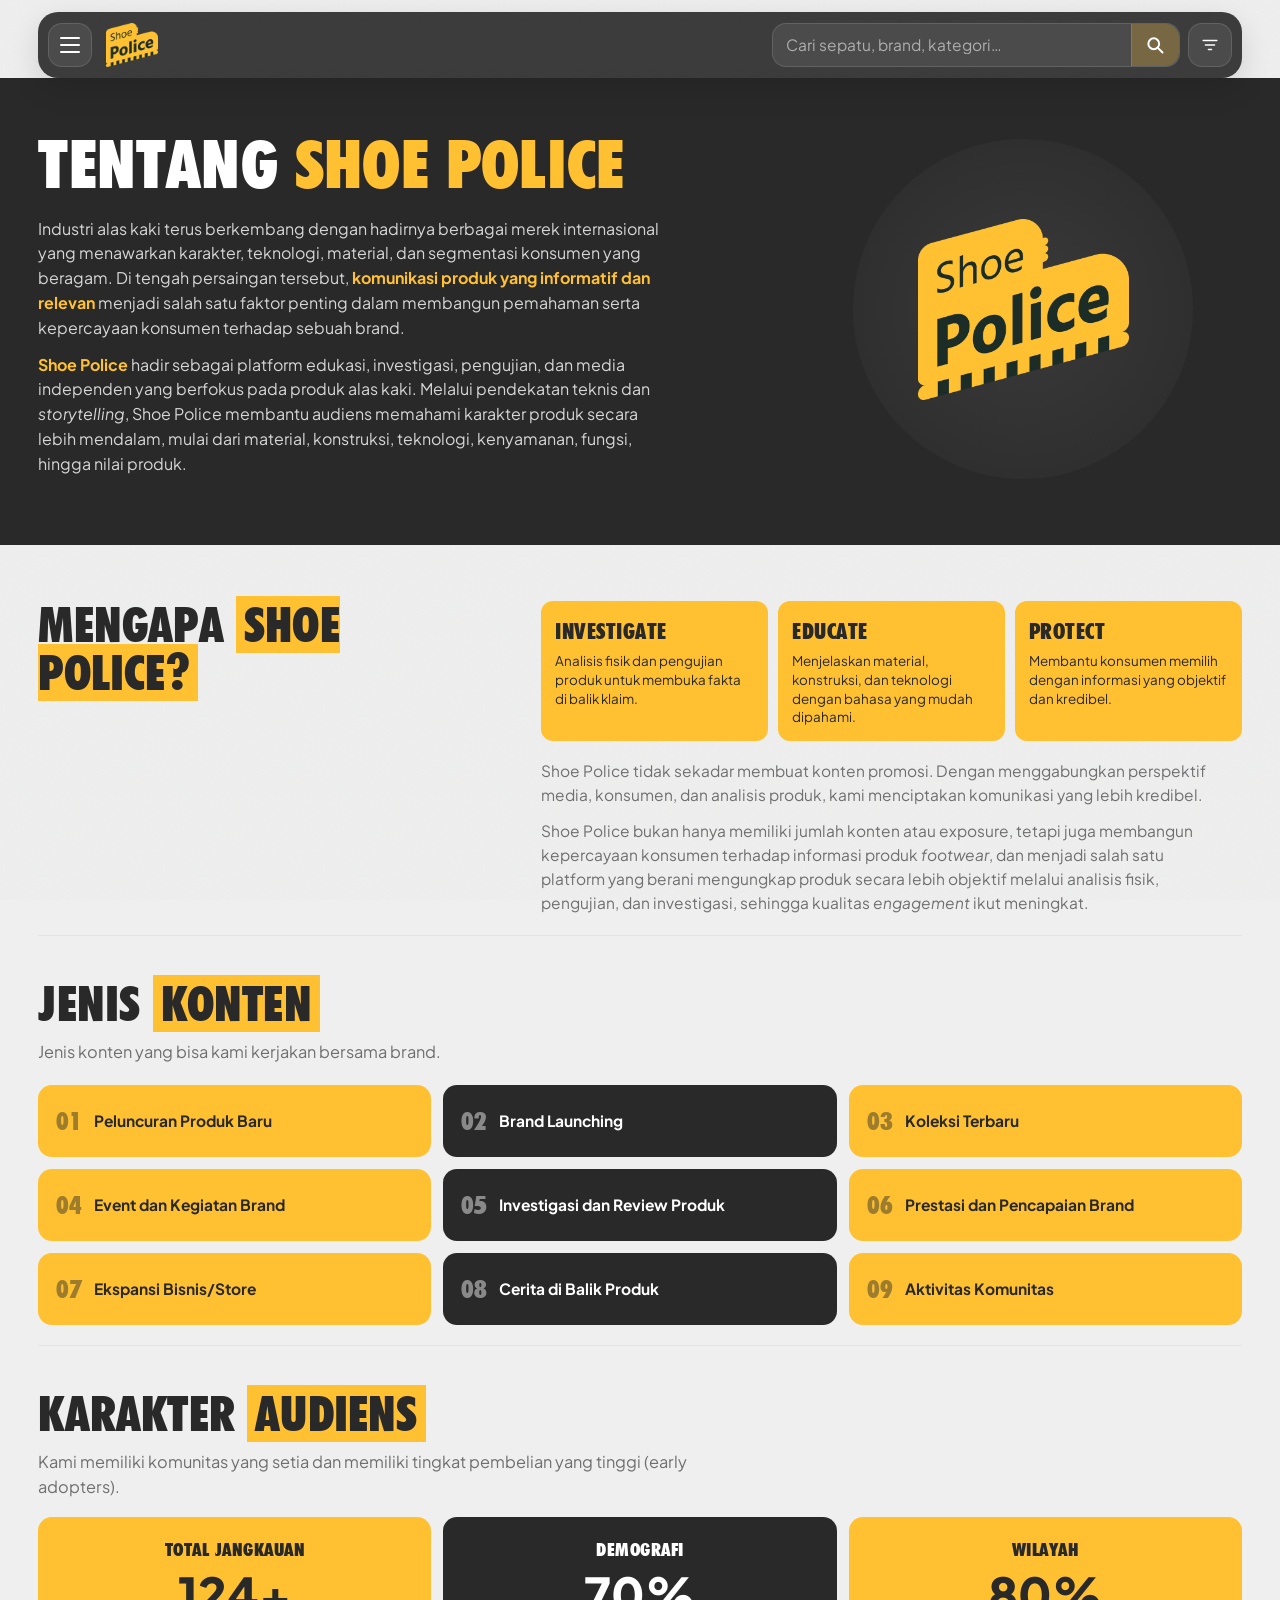
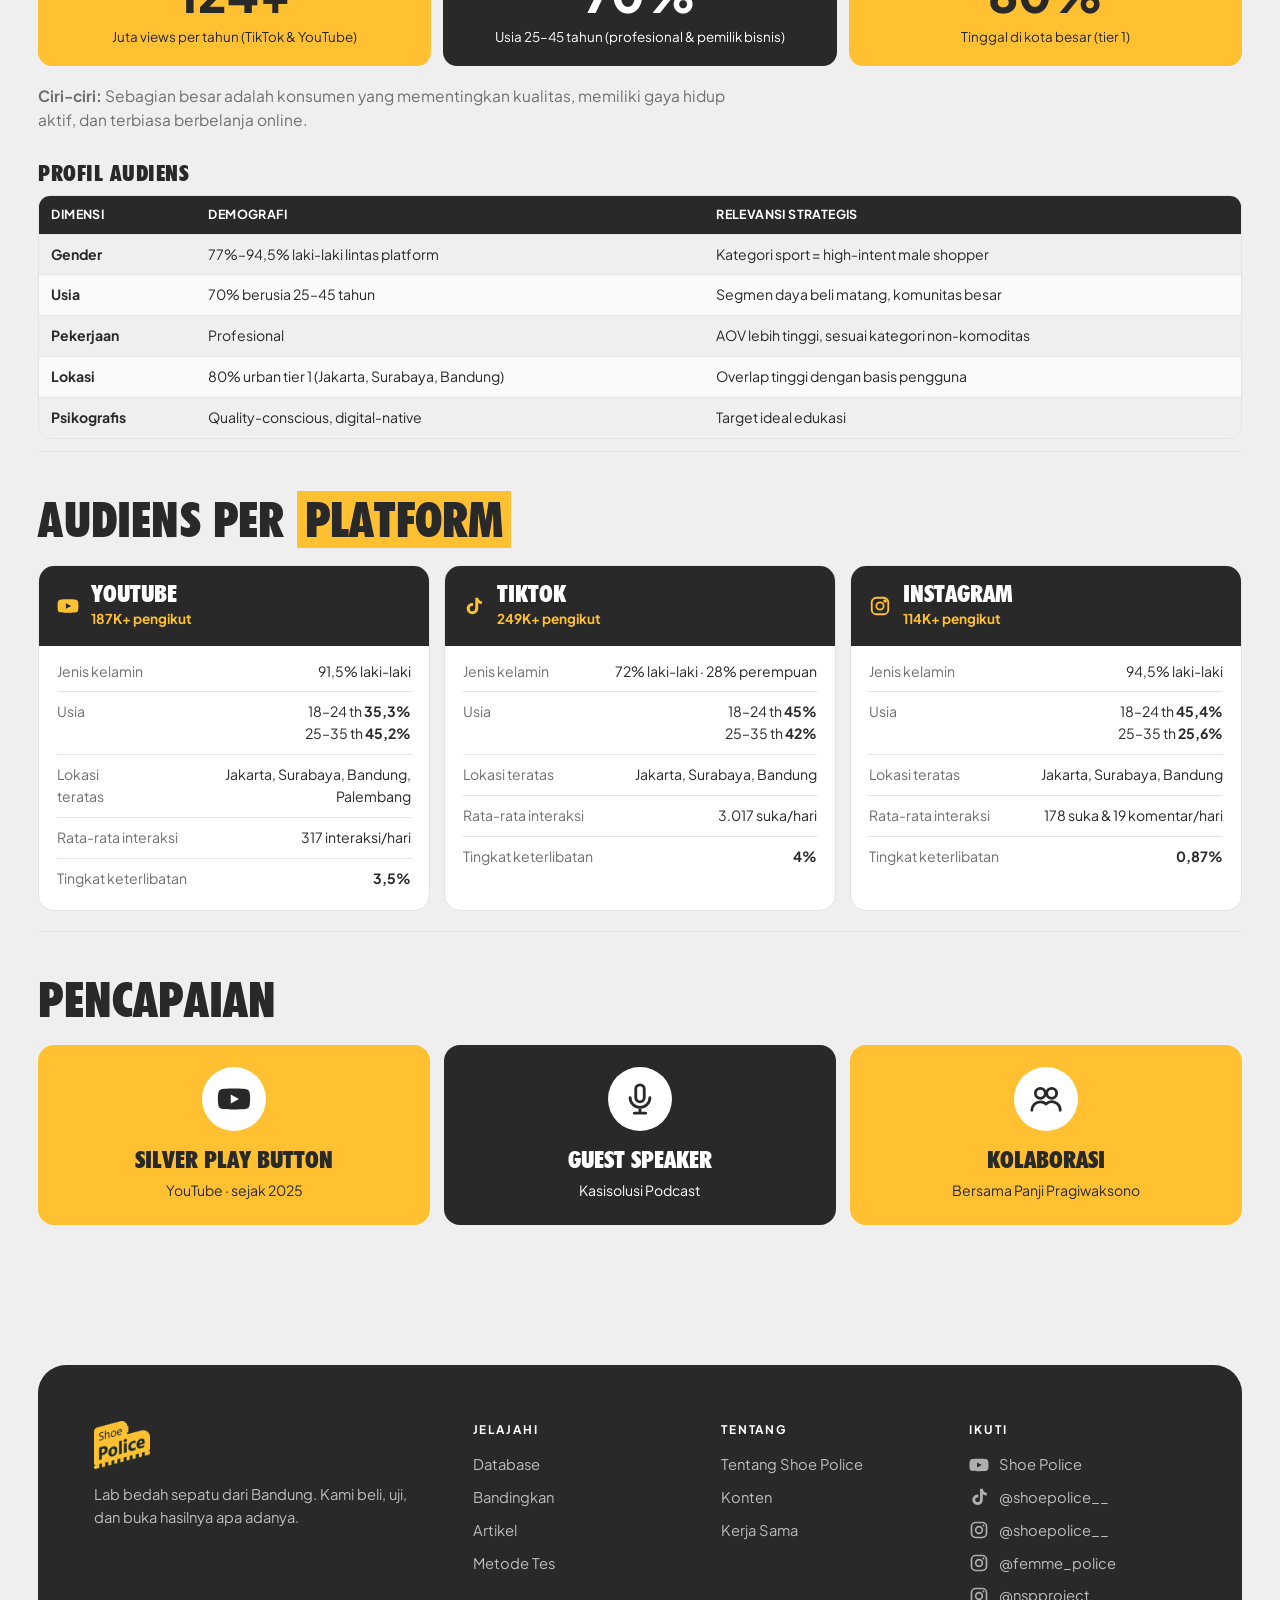
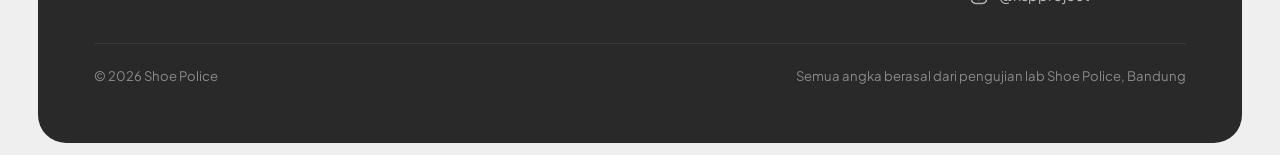
<file: tentang.html>
<!DOCTYPE html>
<html lang="id">
<head>
<meta charset="utf-8">
<meta name="viewport" content="width=device-width,initial-scale=1,viewport-fit=cover">
<title>Tentang — Shoe Police</title>
<link rel="icon" href="assets/logo/favicon.png" type="image/png">
<link rel="apple-touch-icon" href="assets/logo/apple-touch-icon.png">
<link rel="stylesheet" href="assets/style.css?v=35">
</head>
<body data-hal="tentang">
<main id="isi-tentang">
  <section class="tt-hero"><div class="wrap tt-hero-grid">
    <div><h1>Tentang <em>Shoe Police</em></h1><div id="tt-intro" class="tt-intro"></div></div>
    <div class="tt-logo"><img src="assets/logo/logo-shoepolice-besar.png" alt="Logo Shoe Police"></div>
  </div></section>

  <div class="wrap isi-hal tt">
    <section class="tt-sek tt-mengapa">
      <h2 class="tt-judul">Mengapa <em>Shoe Police?</em></h2>
      <div><div class="tt-pendekatan" id="tt-pendekatan"></div><div id="tt-mengapa" class="tt-teks"></div></div>
    </section>

    <section class="tt-sek"><h2 class="tt-judul">Jenis <em>konten</em></h2><p class="lead">Jenis konten yang bisa kami kerjakan bersama brand.</p><div class="tt-jenis" id="tt-jenis"></div></section>

    <section class="tt-sek"><h2 class="tt-judul">Karakter <em>audiens</em></h2><p class="lead" id="tt-aud-intro"></p>
      <div class="tt-stat" id="tt-stat"></div><p class="tt-ciri" id="tt-ciri"></p>
      <h3 class="tt-sub">Profil audiens</h3><div class="tbl-wrap"><table class="tbl-tes" id="tt-profil"></table></div>
    </section>

    <section class="tt-sek"><h2 class="tt-judul">Audiens per <em>platform</em></h2><div class="tt-plat" id="tt-plat"></div></section>

    <section class="tt-sek"><h2 class="tt-judul">Pencapaian</h2><div class="tt-capai" id="tt-capai"></div></section>
  </div>
</main>

<script src="assets/app.js?v=35"></script>
<script>
SP.muatConfig().then(c => {
  const T = c.tentang || {}, e = SP.esc;
  // **tebal** & *miring* sederhana
  const md = s => e(s).replace(/\*\*(.+?)\*\*/g, '<b>$1</b>').replace(/\*(.+?)\*/g, '<i>$1</i>');
  const set = (id, h) => { const el = document.getElementById(id); if (el) el.innerHTML = h; };
  const IK = {
    yt: '<svg viewBox="0 0 24 24" width="22" height="22" fill="currentColor"><path d="M23 7.2a3 3 0 0 0-2.1-2.1C19 4.6 12 4.6 12 4.6s-7 0-8.9.5A3 3 0 0 0 1 7.2 31 31 0 0 0 .6 12a31 31 0 0 0 .4 4.8 3 3 0 0 0 2.1 2.1c1.9.5 8.9.5 8.9.5s7 0 8.9-.5a3 3 0 0 0 2.1-2.1 31 31 0 0 0 .4-4.8 31 31 0 0 0-.4-4.8zM9.7 15.1V8.9l5.8 3.1-5.8 3.1z"/></svg>',
    tt: '<svg viewBox="0 0 24 24" width="22" height="22" fill="currentColor"><path d="M16.6 3c.4 2.2 1.8 3.6 4 3.8v3.1c-1.5.1-2.8-.4-4-1.2v6.1c0 3.6-2.9 6.2-6.3 6.2A6.2 6.2 0 0 1 4 14.8c0-3.7 3.2-6.6 7-6.1v3.2c-1.8-.4-3.6.8-3.6 2.8a3 3 0 0 0 3 3.1c1.8 0 3-1.2 3-3.3V3h3.2z"/></svg>',
    ig: '<svg viewBox="0 0 24 24" width="22" height="22" fill="none" stroke="currentColor" stroke-width="2"><rect x="3" y="3" width="18" height="18" rx="5"/><circle cx="12" cy="12" r="4"/><circle cx="17.5" cy="6.5" r="1" fill="currentColor"/></svg>',
    play: '<svg viewBox="0 0 24 24" width="34" height="34" fill="currentColor"><path d="M23 7.2a3 3 0 0 0-2.1-2.1C19 4.6 12 4.6 12 4.6s-7 0-8.9.5A3 3 0 0 0 1 7.2 31 31 0 0 0 .6 12a31 31 0 0 0 .4 4.8 3 3 0 0 0 2.1 2.1c1.9.5 8.9.5 8.9.5s7 0 8.9-.5a3 3 0 0 0 2.1-2.1 31 31 0 0 0 .4-4.8 31 31 0 0 0-.4-4.8zM9.7 15.1V8.9l5.8 3.1-5.8 3.1z"/></svg>',
    mic: '<svg viewBox="0 0 24 24" width="34" height="34" fill="none" stroke="currentColor" stroke-width="2" stroke-linecap="round"><rect x="9" y="2" width="6" height="12" rx="3"/><path d="M5 11a7 7 0 0 0 14 0M12 18v4M8 22h8"/></svg>',
    kolab: '<svg viewBox="0 0 24 24" width="34" height="34" fill="none" stroke="currentColor" stroke-width="2" stroke-linecap="round"><circle cx="8" cy="8" r="3.5"/><circle cx="16" cy="8" r="3.5"/><path d="M2 20c0-3.3 2.7-6 6-6 1.5 0 2.9.6 4 1.5A6 6 0 0 1 22 20"/></svg>'
  };

  set('tt-intro', (T.intro || []).map(p => `<p>${md(p)}</p>`).join(''));
  set('tt-pendekatan', (T.pendekatan || []).map(p => `<div><b>${e(p.nama)}</b><span>${e(p.desc)}</span></div>`).join(''));
  set('tt-mengapa', (T.mengapa || []).map(p => `<p>${md(p)}</p>`).join(''));
  set('tt-jenis', (T.jenisKonten || []).map((j, i) => `<div class="${i % 3 === 1 ? 'putih' : ''}"><span>${String(i + 1).padStart(2, '0')}</span>${e(j)}</div>`).join(''));
  const A = T.audiens || {};
  set('tt-aud-intro', e(A.intro || ''));
  set('tt-stat', (A.stat || []).map(s => `<div><small>${e(s.judul)}</small><b>${e(s.angka)}</b><span>${e(s.ket)}</span></div>`).join(''));
  set('tt-ciri', A.ciri ? `<b>Ciri-ciri:</b> ${e(A.ciri)}` : '');
  set('tt-profil', `<thead><tr><th>Dimensi</th><th>Demografi</th><th>Relevansi strategis</th></tr></thead><tbody>${(A.profil || []).map(r => `<tr>${r.map((x, i) => `<td>${i ? e(x) : `<b>${e(x)}</b>`}</td>`).join('')}</tr>`).join('')}</tbody>`);
  set('tt-plat', (T.platform || []).map(p => `<div class="tt-p">
    <a class="tt-p-kepala" href="${e(p.link)}" target="_blank" rel="noopener">${IK[p.ikon] || ''}<div><b>${e(p.nama)}</b><span>${e(p.pengikut)} pengikut</span></div></a>
    <dl>
      <div><dt>Jenis kelamin</dt><dd>${e(p.gender)}</dd></div>
      <div><dt>Usia</dt><dd>${(p.usia || []).map(([k, v]) => `${e(k)} <b>${e(v)}</b>`).join('<br>')}</dd></div>
      <div><dt>Lokasi teratas</dt><dd>${e(p.lokasi)}</dd></div>
      <div><dt>Rata-rata interaksi</dt><dd>${e(p.interaksi)}</dd></div>
      <div><dt>Tingkat keterlibatan</dt><dd><b>${e(p.er)}</b></dd></div>
    </dl></div>`).join(''));
  set('tt-capai', (T.pencapaian || []).map(p => `<div><i>${IK[p.ikon] || ''}</i><b>${e(p.judul)}</b><span>${e(p.ket)}</span></div>`).join(''));
});
</script>
</body>
</html>
</file>
<file: assets/style.css>
@import url('font.css');
:root{
  /* Palet Shoe Police: kuning #ffc131 · hitam #292929 · putih #ffffff (abu-abu = turunan hitam) */
  --kuning:#ffc131; --kuning-tua:#f0ae12; --hitam:#292929; --hitam-2:#333333; --hitam-3:#424242;
  --bg:#ffffff; --putih:#ffffff; --teks:#292929; --redup:#6f6f6f; --garis:#e6e6e6; --abu:#f3f3f3;
  --hijau:#16a34a; --oranye:#ea8a1a; --merah:#d64545;
  --judul:'Futura XBlkCn','Futura Condensed ExtraBold','Arial Narrow',sans-serif;
  --badan:'Plus Jakarta Sans',system-ui,sans-serif;
  --r:14px; --bayang:0 1px 2px rgba(41,41,41,.05),0 6px 20px rgba(41,41,41,.07);
}
*{box-sizing:border-box;margin:0;padding:0}
html{scroll-behavior:smooth}
body{background:var(--bg);color:var(--teks);font-family:var(--badan);line-height:1.55;min-height:100vh;display:flex;flex-direction:column;font-size:15px}
main{flex:1}
a{color:inherit;text-decoration:none}
img{max-width:100%;display:block}
.wrap{width:min(1240px,94%);margin:0 auto}
body{font-synthesis:none}
h1,h2,h3{font-family:var(--judul);font-weight:400;text-transform:uppercase;letter-spacing:.5px;line-height:1.02}
button{font:inherit;cursor:pointer}

/* ===== NAV: [menu] [logo di tengah] [search + filter] ===== */
.nav{position:sticky;top:0;z-index:50;background:var(--hitam);color:#fff}
.nav-grid{display:flex;justify-content:space-between;align-items:center;height:68px;gap:16px}
.nav-kiri{display:flex;align-items:center;gap:14px}
.logo{font-family:var(--judul);font-weight:800;font-size:1.6rem;letter-spacing:1px;display:flex;align-items:center;gap:6px;flex:none}
.logo span{background:var(--kuning);color:#000;padding:1px 7px}
.burger{width:44px;height:44px;border-radius:10px;background:var(--hitam-2);border:1px solid var(--hitam-3);display:flex;flex-direction:column;justify-content:center;align-items:center;gap:5px}
.burger span{display:block;width:20px;height:2px;background:#fff;border-radius:2px;transition:.2s}
.burger:hover{border-color:var(--kuning)}
.nav-kanan{display:flex;gap:8px;justify-content:flex-end;align-items:stretch;height:44px;flex:1;max-width:460px}
.cari-box{flex:1;display:flex;position:relative;background:#fff;border-radius:10px}
.cari-box input{border:0;background:transparent;padding:0 14px;font-size:.92rem;border-radius:10px 0 0 10px;min-width:0}
.cari-box input:focus{outline:none}
.cari-box:focus-within{box-shadow:0 0 0 3px rgba(255,193,49,.6)}
.cari-box>button{flex:none;width:48px;border:0;background:var(--kuning);color:#000;border-radius:0 10px 10px 0;display:grid;place-items:center}
.cari-box>button:hover{background:var(--kuning-tua)}
.tbl-filter{flex:none;width:44px;display:grid;place-items:center;background:var(--hitam-2);border:1px solid var(--hitam-3);color:#fff;border-radius:10px;padding:0;position:relative}
.tbl-filter:hover{border-color:var(--kuning)}
.tbl-filter i{position:absolute;top:-6px;right:-6px;font-style:normal;background:var(--kuning);color:#000;border-radius:99px;font-size:.7rem;min-width:18px;height:18px;display:grid;place-items:center;padding:0 5px}
.tbl-filter i:empty{display:none}
@media(max-width:900px){
  .nav-grid{height:64px}
  .nav-kanan{flex:none;max-width:none}
  .nav .cari-box{display:none}
  .tbl-cari{display:grid!important}
}
}

/* ===== SIDEBAR MENU (kiri) ===== */
.m-daftar{padding:10px 12px!important;display:flex;flex-direction:column;gap:2px}
.m-item{display:flex;flex-direction:column;align-items:flex-start;width:100%;text-align:left;background:none;border:0;padding:12px 14px;border-radius:10px;font-family:var(--judul);font-weight:800;font-size:1.45rem;text-transform:uppercase;letter-spacing:.3px;color:var(--teks);line-height:1.1}
.m-item small{font-family:var(--badan);font-weight:500;font-size:.8rem;text-transform:none;letter-spacing:0;color:var(--redup);margin-top:3px}
.m-item:hover{background:var(--bg)}
.m-item.aktif{background:#FFF3D1;box-shadow:inset 4px 0 0 var(--kuning)}
.m-grup>.m-item{flex-direction:row;justify-content:space-between;align-items:center}
.m-grup .panah-bawah{font-size:.8rem;transition:.2s;font-family:var(--badan)}
.m-grup.buka .panah-bawah{transform:rotate(180deg)}
.m-anak{display:none;padding:2px 0 8px 14px}
.m-grup.buka .m-anak{display:block}
.m-anak a{display:block;padding:9px 14px;border-left:2px solid var(--garis);font-weight:600;color:var(--redup)}
.m-anak a:hover{color:var(--teks);border-color:var(--teks)}
.m-anak a.aktif{color:var(--teks);border-color:var(--kuning)}
.logo-gelap{color:var(--teks);font-size:1.4rem}
.m-sos{font-size:.85rem;color:var(--redup);flex-wrap:wrap}
.m-sos a:hover{color:var(--teks)}

/* saran pencarian */
.saran{display:none;position:absolute;top:calc(100% + 6px);left:0;right:0;background:#fff;color:var(--teks);border-radius:12px;box-shadow:0 16px 40px rgba(0,0,0,.25);max-height:70vh;overflow:auto;padding:6px 0;z-index:60}
.saran.buka{display:block}
.s-grup{font-size:.7rem;font-weight:800;text-transform:uppercase;letter-spacing:.8px;color:var(--redup);padding:10px 16px 4px}
.s-item{display:flex;align-items:center;gap:12px;padding:8px 16px}
.s-item:hover,.s-item.pilih,.s-semua:hover,.s-semua.pilih{background:var(--bg)}
.s-item>span:not(.s-foto):not(.s-huruf){flex:1}
.s-item i{font-style:normal;font-size:.78rem;color:var(--redup)}
.s-item .ikon{width:34px;color:#555;flex:none}
.s-huruf{width:34px;height:26px;border-radius:6px;background:var(--hitam);color:var(--kuning);display:grid;place-items:center;font-weight:800;font-size:.8rem;flex:none}
.s-foto{width:52px;height:40px;border-radius:6px;background:var(--abu);display:grid;place-items:center;overflow:hidden;flex:none}
.s-foto img{width:100%;height:100%;object-fit:cover}
.s-sepatu b{display:block;font-size:.9rem}
.s-sepatu small{color:var(--redup);font-size:.76rem}
.s-semua{display:block;padding:12px 16px;border-top:1px solid var(--garis);margin-top:6px;font-size:.88rem}
.s-kosong{padding:18px 16px;color:var(--redup);font-size:.9rem}

/* panel filter samping */
.laci-latar{position:fixed;inset:0;background:rgba(0,0,0,.45);opacity:0;pointer-events:none;transition:.25s;z-index:70}
.laci{position:fixed;top:0;bottom:0;width:min(380px,92vw);background:var(--putih);z-index:71;transition:transform .28s ease,visibility .28s;display:flex;flex-direction:column;visibility:hidden}
.laci.sisi-kiri{left:0;transform:translateX(-102%)}
.laci.sisi-kanan{right:0;transform:translateX(102%)}
body.menu-buka .laci.sisi-kiri,body.laci-buka .laci.sisi-kanan{transform:none;visibility:visible;box-shadow:0 0 40px rgba(0,0,0,.25)}
body.laci-buka,body.menu-buka{overflow:hidden}
body.laci-buka .laci-latar,body.menu-buka .laci-latar{opacity:1;pointer-events:auto}
.laci-kepala{display:flex;justify-content:space-between;align-items:center;padding:16px 20px;border-bottom:1px solid var(--garis)}
.laci-kepala b{font-family:var(--judul);font-size:1.6rem;text-transform:uppercase}
.laci-kepala button{background:var(--bg);border:0;width:36px;height:36px;border-radius:50%;font-size:1rem}
.laci-isi{flex:1;overflow:auto;padding:0 20px}
.laci-kaki{display:flex;gap:10px;padding:14px 20px;border-top:1px solid var(--garis)}
.laci-kaki .tombol:last-child{flex:1;justify-content:center}
.laci-kaki .tombol[disabled]{opacity:.4}
.kat-list{display:flex;flex-direction:column;border:1px solid var(--garis);border-radius:10px;overflow:hidden}
.kat-item{display:flex;align-items:center;gap:12px;padding:9px 12px;background:#f8f8f8;border:0;border-bottom:1px solid var(--garis);text-align:left;font-size:.92rem;color:var(--teks)}
.kat-item:last-child{border-bottom:0}
.kat-item .ikon{width:36px;color:#5a5a5a;flex:none}
.kat-item span{flex:1}
.kat-item i{font-style:normal;font-size:.78rem;color:var(--redup)}
.kat-item:hover{background:#efefef}
.kat-item.aktif{background:#FFF3D1;box-shadow:inset 4px 0 0 var(--kuning);font-weight:700}
.kat-item.kosong{opacity:.45;cursor:default}
.ikon{display:block;height:auto}

/* ===== HERO DATABASE ===== */
.hero{background:var(--hitam);color:#fff;padding:36px 0 40px;position:relative;overflow:hidden}
.hero::after{content:"";position:absolute;inset:auto -10% -60% auto;width:520px;height:520px;border-radius:50%;background:radial-gradient(circle,rgba(255,193,49,.22),transparent 65%)}
.hero h1{font-size:clamp(2.2rem,5vw,3.6rem)}
.hero h1 em{font-style:normal;color:var(--kuning)}
.hero p{color:#bbb;max-width:620px;margin-top:10px}
.stat-baris{display:flex;gap:10px;margin-top:22px;flex-wrap:wrap;position:relative;z-index:1}
.stat{background:var(--hitam-2);border:1px solid var(--hitam-3);border-radius:12px;padding:10px 16px}
.stat b{font-family:var(--judul);font-size:1.7rem;color:var(--kuning);line-height:1;display:block}
.stat span{font-size:.78rem;color:#aaa}
.tab-kat{display:flex;gap:6px;margin-top:26px;flex-wrap:wrap;position:relative;z-index:1}
.tab-kat button{background:var(--hitam-2);border:1px solid var(--hitam-3);color:#ddd;padding:8px 16px;border-radius:99px;font-weight:600;font-size:.88rem}
.tab-kat button.aktif{background:var(--kuning);color:#000;border-color:var(--kuning)}
.tab-kat button i{font-style:normal;opacity:.6;margin-left:4px;font-size:.8rem}

/* ===== LAYOUT DATABASE ===== */
.db{display:grid;grid-template-columns:260px 1fr;gap:24px;padding:28px 0 90px;align-items:start}
@media(max-width:900px){.db{grid-template-columns:1fr}.filter{position:static!important}}
.filter{background:var(--putih);border:1px solid var(--garis);border-radius:var(--r);padding:6px 18px 18px;position:sticky;top:80px;max-height:calc(100vh - 100px);overflow:auto}
.f-grup{padding:16px 0;border-bottom:1px solid var(--garis)}
.f-grup:last-child{border:0}
.f-grup h4{font-size:.78rem;text-transform:uppercase;letter-spacing:.8px;color:var(--redup);margin-bottom:10px;display:flex;justify-content:space-between}
.f-grup h4 a{color:var(--kuning-tua);text-transform:none;letter-spacing:0;font-weight:600;cursor:pointer}
.cek{display:flex;align-items:center;gap:10px;padding:5px 0;font-size:.9rem;cursor:pointer}
.cek input{accent-color:var(--hitam);width:16px;height:16px}
.cek span{flex:1}
.cek i{font-style:normal;color:var(--redup);font-size:.8rem}
.rentang{width:100%;accent-color:var(--hitam)}
.rentang-nilai{display:flex;justify-content:space-between;font-size:.82rem;color:var(--redup);margin-top:4px}
input[type=search],input[type=text],input[type=email],input[type=tel],input[type=number],input[type=url],input:not([type]),select,textarea{background:var(--putih);border:1px solid var(--garis);color:var(--teks);padding:11px 13px;border-radius:10px;font:inherit;width:100%}
input:focus,select:focus,textarea:focus{outline:2px solid var(--kuning);border-color:transparent}
.f-tombol{display:none}
@media(max-width:900px){.filter{display:none}.filter.buka{display:block}.f-tombol{display:inline-flex}}

.hasil-atas{display:flex;gap:12px;align-items:center;margin-bottom:16px;flex-wrap:wrap}
.hasil-atas .cari{flex:1;min-width:220px}
.hasil-atas select{width:auto}
.hasil-jml{font-size:.9rem;color:var(--redup);margin-bottom:12px}
.hasil-jml b{color:var(--teks)}

/* ===== KARTU LIST ===== */
.list{display:flex;flex-direction:column;gap:12px}
.kartu{background:var(--putih);border:1px solid var(--garis);border-radius:var(--r);display:grid;grid-template-columns:150px 1fr auto;gap:20px;padding:16px;align-items:center;transition:.15s;box-shadow:var(--bayang)}
.kartu:hover{border-color:#d6d6d6;transform:translateY(-1px)}
.kartu .foto{aspect-ratio:4/3;border-radius:10px;background:var(--abu);display:grid;place-items:center;overflow:hidden}
.kartu .foto img{width:100%;height:100%;object-fit:contain}
.kartu .nama{font-family:var(--judul);font-weight:800;font-size:1.45rem;text-transform:uppercase;line-height:1.05}
.kartu .sub{font-size:.82rem;color:var(--redup);margin-top:3px}
.lencana{display:inline-flex;align-items:center;gap:5px;font-size:.7rem;font-weight:700;text-transform:uppercase;letter-spacing:.6px;background:var(--hitam);color:var(--kuning);padding:3px 8px;border-radius:6px;margin-bottom:6px}
.spek{display:flex;gap:8px;flex-wrap:wrap;margin-top:12px}
.spek div{background:var(--abu);border-radius:8px;padding:6px 10px;font-size:.75rem;color:var(--redup);line-height:1.3}
.spek b{display:block;color:var(--teks);font-size:.9rem}
.kanan{display:flex;flex-direction:column;align-items:center;gap:10px;min-width:110px}
.banding-cek{font-size:.78rem;display:flex;gap:6px;align-items:center;color:var(--redup);cursor:pointer;user-select:none}
.banding-cek input{accent-color:var(--hitam)}
@media(max-width:640px){
  .kartu{grid-template-columns:96px 1fr;gap:14px}
  .kanan{grid-column:1/-1;flex-direction:row;justify-content:space-between}
}
.kosong-info{color:var(--redup);padding:48px 0;text-align:center}

/* ===== SKOR RING ===== */
.ring{--p:0;--w:#ccc;width:var(--s,78px);height:var(--s,78px);border-radius:50%;display:grid;place-items:center;
  background:conic-gradient(var(--w) calc(var(--p)*1%),var(--abu) 0);position:relative;flex:none}
.ring::before{content:"";position:absolute;inset:7px;border-radius:50%;background:var(--putih)}
.ring b{position:relative;font-family:var(--judul);font-weight:800;font-size:calc(var(--s,78px)*.36);line-height:1}
.ring small{position:relative;display:block;font-size:calc(var(--s,78px)*.11);color:var(--redup);font-weight:700;text-transform:uppercase;letter-spacing:.5px;margin-top:2px}
.ring .dlm{position:relative;text-align:center}
.tier{font-size:.78rem;font-weight:700;text-align:center}

/* ===== BAR BANDING ===== */
.bandingbar{position:fixed;left:0;right:0;bottom:0;z-index:40;background:var(--hitam);color:#fff;transform:translateY(110%);transition:.25s}
.bandingbar.muncul{transform:none}
.bandingbar .wrap{display:flex;align-items:center;gap:12px;padding:12px 0;flex-wrap:wrap}
.bandingbar .chips{display:flex;gap:8px;flex:1;flex-wrap:wrap}
.bandingbar .chip{background:var(--hitam-2);padding:6px 10px;border-radius:8px;font-size:.82rem;display:flex;gap:8px;align-items:center}
.bandingbar .chip button{background:none;border:0;color:#999}

/* ===== TOMBOL ===== */
.tombol{display:inline-flex;align-items:center;gap:8px;background:var(--kuning);color:#000;font-weight:800;padding:11px 20px;border-radius:10px;border:0;font-size:.92rem}
.tombol:hover{background:var(--kuning-tua)}
.tombol.gelap{background:var(--hitam);color:#fff}
.tombol.garis{background:transparent;border:1.5px solid var(--teks);color:var(--teks)}
.tombol[disabled]{opacity:.4;pointer-events:none}

/* ===== DETAIL ===== */
.remah{font-size:.85rem;color:var(--redup);padding:20px 0 14px}
.remah a:hover{color:var(--teks);text-decoration:underline}
.d-hero{background:var(--putih);border:1px solid var(--garis);border-radius:var(--r);display:grid;grid-template-columns:1.1fr 1fr;overflow:hidden;box-shadow:var(--bayang)}
@media(max-width:860px){.d-hero{grid-template-columns:1fr}}
.d-foto{background:var(--abu);display:grid;place-items:center;min-height:340px;padding:24px}
.d-foto img{max-height:380px;object-fit:contain}
.d-info{padding:28px 30px}
.d-info h1{font-size:clamp(2.2rem,4.5vw,3.3rem)}
.d-info .brand{font-weight:700;color:var(--redup);text-transform:uppercase;letter-spacing:1px;font-size:.85rem}
.d-skor{display:flex;gap:18px;align-items:center;margin:20px 0;padding:18px;background:var(--bg);border-radius:12px}
.d-skor .ket b{font-family:var(--judul);font-size:1.5rem;text-transform:uppercase;display:block;line-height:1.1}
.d-skor .ket span{font-size:.85rem;color:var(--redup)}
.fakta{width:100%;border-collapse:collapse;font-size:.9rem}
.fakta td{padding:9px 0;border-bottom:1px solid var(--garis)}
.fakta td:first-child{color:var(--redup);width:45%}
.fakta td:last-child{font-weight:600}

.d-badan{display:grid;grid-template-columns:220px 1fr;gap:28px;padding:28px 0 80px;align-items:start}
@media(max-width:900px){.d-badan{grid-template-columns:1fr}.toc{display:none}}
.toc{position:sticky;top:84px;background:var(--putih);border:1px solid var(--garis);border-radius:var(--r);padding:16px}
.toc h4{font-size:.75rem;text-transform:uppercase;letter-spacing:.8px;color:var(--redup);margin-bottom:8px}
.toc a{display:block;padding:7px 10px;border-radius:8px;font-size:.88rem;font-weight:600;color:var(--redup)}
.toc a:hover,.toc a.aktif{background:var(--bg);color:var(--teks)}
.toc a.aktif{box-shadow:inset 3px 0 0 var(--kuning)}
.panel{background:var(--putih);border:1px solid var(--garis);border-radius:var(--r);padding:26px 28px;margin-bottom:18px;scroll-margin-top:80px;box-shadow:var(--bayang)}
.panel h2{font-size:1.75rem;margin-bottom:4px}
.panel .ket-h{color:var(--redup);font-size:.88rem;margin-bottom:20px}

.pk{display:grid;grid-template-columns:1fr 1fr;gap:18px}
@media(max-width:640px){.pk{grid-template-columns:1fr}}
.pk h3{font-size:1.1rem;margin-bottom:10px;display:flex;align-items:center;gap:8px}
.pk ul{list-style:none;display:flex;flex-direction:column;gap:9px}
.pk li{display:flex;gap:10px;font-size:.92rem}
.pk li::before{flex:none;width:20px;height:20px;border-radius:50%;display:grid;place-items:center;font-size:.72rem;font-weight:800;color:#fff;margin-top:1px}
.pk .plus li::before{content:"+";background:var(--hijau)}
.pk .minus li::before{content:"–";background:var(--merah)}

.lyr{display:grid;grid-template-columns:repeat(auto-fit,minmax(min(150px,100%),1fr));gap:12px}
.lyr .k{border:1px solid var(--garis);border-radius:12px;padding:16px;text-align:center}
.lyr .k .ring{margin:0 auto 8px}
.lyr .k b{display:block;font-weight:700}
.lyr .k span{font-size:.8rem;color:var(--redup)}

.uji{border-top:1px solid var(--garis);padding:20px 0;display:grid;grid-template-columns:200px 1fr;gap:24px;align-items:center}
.uji:first-of-type{border-top:0;padding-top:4px}
@media(max-width:640px){.uji{grid-template-columns:1fr;gap:10px}}
.uji .lbl{font-weight:700}
.uji .lbl small{display:block;font-weight:500;color:var(--redup);font-size:.78rem;margin-top:2px}
.uji .nilai{font-family:var(--judul);font-weight:800;font-size:2rem;line-height:1;margin-top:6px}
.uji .nilai i{font-style:normal;font-size:.95rem;color:var(--redup);font-family:var(--badan);font-weight:600;margin-left:3px}
.skala{position:relative;height:10px;border-radius:99px;background:linear-gradient(90deg,#eeeeee,#dddddd)}
.skala .pin{position:absolute;top:50%;width:18px;height:18px;border-radius:50%;background:var(--kuning);border:3px solid var(--hitam);transform:translate(-50%,-50%);z-index:2}
.skala .avg{position:absolute;top:-6px;bottom:-6px;width:2px;background:var(--redup);transform:translateX(-50%)}
.skala-lbl{display:flex;justify-content:space-between;font-size:.75rem;color:var(--redup);margin-top:10px}
.skala-ket{font-size:.85rem;margin-top:8px}
.skala-ket b{background:#FFF3D1;padding:1px 6px;border-radius:5px}
.info-kecil{font-size:.85rem;color:var(--redup)}

.klaim{border-left:4px solid var(--kuning);background:var(--bg);padding:16px 18px;border-radius:0 12px 12px 0}
.klaim p+p{margin-top:8px}
.stempel{display:inline-block;margin-top:12px;padding:5px 12px;border:2px solid var(--hitam);font-weight:800;text-transform:uppercase;font-size:.78rem;letter-spacing:1px;border-radius:6px;transform:rotate(-2deg)}
.video{aspect-ratio:16/9;width:100%;border:0;border-radius:12px}
.mirip{display:grid;grid-template-columns:repeat(auto-fill,minmax(min(190px,100%),1fr));gap:12px}
.mini{border:1px solid var(--garis);border-radius:12px;padding:14px;display:flex;gap:12px;align-items:center}
.mini:hover{border-color:#cccccc}
.mini b{display:block;font-family:var(--judul);text-transform:uppercase;font-size:1.1rem;line-height:1.05}
.mini span{font-size:.78rem;color:var(--redup)}

/* ===== BANDINGKAN ===== */
.tabel-banding{width:100%;border-collapse:separate;border-spacing:0;background:var(--putih);border:1px solid var(--garis);border-radius:var(--r);overflow:hidden}
.tabel-banding th,.tabel-banding td{padding:14px 16px;border-bottom:1px solid var(--garis);text-align:center;vertical-align:middle}
.tabel-banding th:first-child,.tabel-banding td:first-child{text-align:left;color:var(--redup);font-weight:600;width:200px;background:#f8f8f8}
.tabel-banding thead th{vertical-align:top}
.tabel-banding td.terbaik{background:#FFF6DD;font-weight:800}
.tabel-banding td.terbaik::after{content:" ★";color:var(--kuning-tua)}
.gulir{overflow-x:auto}

/* ===== HALAMAN UMUM ===== */
.isi-hal{padding:48px 0 80px}
.isi-hal h1{font-size:clamp(2.2rem,5vw,3.4rem);margin-bottom:12px}
.lead{color:var(--redup);max-width:720px;font-size:1.02rem}
.dua{display:grid;grid-template-columns:repeat(auto-fit,minmax(min(250px,100%),1fr));gap:14px;margin-top:22px}
.box{background:var(--putih);border:1px solid var(--garis);border-radius:var(--r);padding:22px;box-shadow:var(--bayang)}
.box h3{font-size:1.3rem;margin-bottom:6px}
.box p{color:var(--redup);font-size:.92rem}
.box .no{display:inline-grid;place-items:center;width:34px;height:34px;border-radius:8px;background:var(--kuning);font-family:var(--judul);font-weight:800;margin-bottom:10px}
.tim{display:grid;grid-template-columns:repeat(auto-fill,minmax(min(170px,100%),1fr));gap:14px;margin-top:22px}
.orang{background:var(--putih);border:1px solid var(--garis);border-radius:var(--r);padding:14px;text-align:center}
.orang .ava{width:100%;aspect-ratio:1;border-radius:10px;background:var(--abu) center/cover;display:grid;place-items:center;font-family:var(--judul);font-size:3rem;font-weight:800;margin-bottom:10px}
.orang b{display:block}
.orang span{color:var(--redup);font-size:.85rem}
.embed-grid{display:grid;grid-template-columns:repeat(auto-fill,minmax(min(320px,100%),1fr));gap:14px;margin-top:20px}
.form{display:grid;gap:14px;max-width:660px;margin-top:24px;background:var(--putih);border:1px solid var(--garis);border-radius:var(--r);padding:24px}
.form label{font-size:.82rem;font-weight:700;color:var(--redup);display:block;margin-bottom:5px}
.form .baris{display:grid;grid-template-columns:1fr 1fr;gap:14px}
@media(max-width:600px){.form .baris{grid-template-columns:1fr}}
.pesan-ok{padding:14px;border-radius:10px;background:#FFF3D1;border:1px solid var(--kuning);display:none}
h2.sek{font-size:1.9rem;margin-top:52px}

footer{background:var(--hitam);color:#aaa;padding:28px 0;font-size:.85rem}
footer .wrap{display:flex;justify-content:space-between;gap:16px;flex-wrap:wrap}
footer a:hover{color:var(--kuning)}

/* ===== BERANDA ===== */
.b-hero{background:var(--hitam);color:#fff;position:relative;overflow:hidden}
.b-hero::before{content:"";position:absolute;inset:0;background:
  radial-gradient(circle at 78% 55%,rgba(255,193,49,.28),transparent 45%),
  repeating-linear-gradient(-45deg,transparent 0 26px,rgba(255,255,255,.025) 26px 52px)}
.b-hero-isi{position:relative;display:grid;grid-template-columns:1.1fr .9fr;gap:30px;align-items:center;min-height:440px;padding:48px 0}
.b-hero h1{font-size:clamp(2.6rem,6vw,4.6rem);line-height:.98}
.b-hero p{color:#cfcfcf;max-width:540px;margin-top:14px;font-size:1.05rem}
.b-cari{display:flex;margin-top:24px;max-width:540px;box-shadow:0 6px 24px rgba(0,0,0,.25);border-radius:10px;overflow:hidden}
.b-cari input{border:0;border-radius:0;padding:15px 16px;font-size:1rem}
.b-cari .tombol{border-radius:0;padding:0 24px}
.b-status{display:inline-flex;align-items:center;gap:22px;margin-top:20px;background:rgba(0,0,0,.45);border:1px solid rgba(255,255,255,.12);padding:14px 18px;border-radius:10px;line-height:1.35}
.b-status b{color:var(--kuning);font-family:var(--judul);font-size:1.25rem}
.b-status small{color:#bbb}
.b-status .panah{font-size:2rem;color:var(--kuning);line-height:1}
.b-status:hover{border-color:var(--kuning)}
.b-hero-foto{display:grid;place-items:center}
.b-hero-foto img{max-height:340px;object-fit:contain;filter:drop-shadow(0 30px 30px rgba(0,0,0,.45));transform:rotate(-8deg)}
.b-hero-foto svg{width:85%;opacity:.35}
@media(max-width:820px){.b-hero-isi{grid-template-columns:1fr;min-height:0}.b-hero-foto{display:none}}

.b-seksi{padding:44px 0 6px}
.b-judul{display:flex;justify-content:space-between;align-items:baseline;margin-bottom:16px;gap:12px}
.b-judul h2{font-size:2.1rem}
.b-judul a{font-weight:700;font-size:.9rem;border-bottom:2px solid var(--kuning)}
.b-rel{display:grid;grid-auto-flow:column;grid-auto-columns:minmax(210px,1fr);gap:14px;overflow-x:auto;padding-bottom:10px;scroll-snap-type:x mandatory}
.b-kartu{background:var(--putih);border:1px solid var(--garis);border-radius:var(--r);overflow:hidden;scroll-snap-align:start;transition:.15s}
.b-kartu:hover{transform:translateY(-3px);box-shadow:var(--bayang)}
.b-kartu .foto{aspect-ratio:1;background:var(--abu);display:grid;place-items:center;position:relative}
.b-kartu .foto img{width:100%;height:100%;object-fit:cover}
.skor-pojok{position:absolute;right:10px;bottom:10px}
.skor-pojok .ring::before{background:#fff}
.b-kartu .isi{padding:12px 14px 16px}
.b-kartu .isi span{font-size:.72rem;color:var(--redup);font-weight:600;text-transform:uppercase;letter-spacing:.4px}
.b-kartu .isi b{display:block;font-family:var(--judul);font-size:1.25rem;text-transform:uppercase;line-height:1.05;margin-top:3px}

.b-kat{display:grid;grid-template-columns:repeat(auto-fill,minmax(min(220px,100%),1fr));gap:14px;padding-bottom:20px}
.k-kartu{background:var(--putih);border:1px solid var(--garis);border-radius:var(--r);overflow:hidden;display:flex;flex-direction:column;transition:.15s}
.k-kartu:hover{transform:translateY(-3px);box-shadow:var(--bayang);border-color:#d6d6d6}
.k-kartu .foto{aspect-ratio:16/10;background:var(--abu);display:grid;place-items:center;position:relative;overflow:hidden}
.k-kartu .foto img{width:100%;height:100%;object-fit:cover}
.k-kartu .foto svg{width:62%}
.k-kartu .pita{position:absolute;top:10px;left:10px;background:var(--kuning);color:#000;font-weight:800;font-size:.72rem;text-transform:uppercase;padding:3px 9px;border-radius:6px;letter-spacing:.5px}
.k-kartu .isi{padding:14px 16px 16px;display:flex;flex-direction:column;flex:1}
.k-kartu b{font-family:var(--judul);font-size:1.45rem;text-transform:uppercase;line-height:1}
.k-kartu p{font-size:.85rem;color:var(--redup);margin:6px 0 12px;flex:1}
.k-kartu .jml{font-weight:800;font-size:.85rem}
.k-kartu.kosong{opacity:.55;cursor:default}
.k-kartu.kosong:hover{transform:none;box-shadow:none}
.k-kartu.kosong .jml{color:var(--redup)}

.b-metode{background:var(--hitam);color:#fff;margin-top:40px;padding:56px 0}
.b-metode .wrap{display:grid;grid-template-columns:1fr 1fr;gap:36px;align-items:center}
@media(max-width:820px){.b-metode .wrap{grid-template-columns:1fr}}
.b-metode h2{font-size:2.6rem;color:var(--kuning)}
.b-metode p{color:#bbb;margin-top:10px;max-width:520px}
.b-angka{display:grid;grid-template-columns:1fr 1fr;gap:12px}
.b-angka div{background:var(--hitam-2);border:1px solid var(--hitam-3);border-radius:12px;padding:18px}
.b-angka b{font-family:var(--judul);font-size:1.9rem;display:block;line-height:1}
.b-angka span{font-size:.82rem;color:#aaa}
.tombol.garis-putih{background:transparent;border:1.5px solid #fff;color:#fff}
.judul-kat{display:flex;align-items:center;gap:10px;flex-wrap:wrap;margin-bottom:12px}
.judul-kat .chip-aktif{background:var(--kuning);color:#000;font-weight:800;padding:6px 12px;border-radius:8px;font-size:.88rem;display:inline-flex;gap:8px;align-items:center}
.judul-kat .chip-aktif a{font-weight:800}

/* filter aktif (database) */
.aktif-baris{display:flex;gap:8px;flex-wrap:wrap;align-items:center;margin-bottom:14px}
.chip-f{display:inline-flex;align-items:center;gap:8px;background:var(--putih);border:1px solid var(--garis);padding:6px 10px 6px 12px;border-radius:99px;font-size:.84rem;font-weight:600}
.chip-f button{background:var(--bg);border:0;border-radius:50%;width:20px;height:20px;font-size:.7rem}
.chip-f.kuning{background:#FFF3D1;border-color:var(--kuning)}
.hapus-semua{font-size:.84rem;font-weight:700;border-bottom:2px solid var(--kuning)}
.db-satu{padding:26px 0 90px}
.k-kartu .foto .ikon{width:46%;color:#d6d6d6}

/* ===== ARTIKEL ===== */
.a-grid{display:grid;grid-template-columns:repeat(auto-fill,minmax(min(280px,100%),1fr));gap:16px}
.a-kartu{background:var(--putih);border:1px solid var(--garis);border-radius:var(--r);overflow:hidden;display:flex;flex-direction:column;transition:.15s}
.a-kartu:hover{transform:translateY(-3px);box-shadow:var(--bayang)}
.a-kartu:hover b{text-decoration:underline;text-decoration-color:var(--kuning);text-decoration-thickness:3px}
.a-foto{aspect-ratio:16/9;background:var(--abu);overflow:hidden}
.a-foto img{width:100%;height:100%;object-fit:cover}
.a-plh{width:100%;height:100%;background:var(--hitam);display:flex;flex-direction:column;justify-content:space-between;padding:16px;position:relative;overflow:hidden}
.a-plh::after{content:"";position:absolute;inset:0;background:repeating-linear-gradient(-45deg,transparent 0 18px,rgba(255,193,49,.07) 18px 36px)}
.a-plh span{font-family:var(--judul);font-weight:800;text-transform:uppercase;color:var(--kuning);font-size:1.4rem;position:relative;z-index:1}
.a-plh .ikon{width:42%;color:var(--hitam-3);align-self:flex-end;position:relative;z-index:1}
.a-isi{padding:16px 18px 18px;display:flex;flex-direction:column;flex:1}
.a-kat{font-size:.72rem;font-weight:800;text-transform:uppercase;letter-spacing:.8px;color:var(--kuning-tua)}
.a-isi b{font-size:1.08rem;line-height:1.3;margin:6px 0 8px}
.a-isi p{font-size:.88rem;color:var(--redup);flex:1}
.a-isi small{font-size:.78rem;color:var(--redup);margin-top:12px}
@media(min-width:900px){
  .a-kartu.besar{grid-column:span 2;flex-direction:row}
  .a-kartu.besar .a-foto{aspect-ratio:auto;flex:1.2}
  .a-kartu.besar .a-isi{flex:1;padding:26px}
  .a-kartu.besar b{font-family:var(--judul);text-transform:uppercase;font-size:2rem;line-height:1.05}
}
.baca{max-width:760px;padding-bottom:40px}
.baca h1{font-size:clamp(2.2rem,5vw,3.2rem);margin:8px 0 12px}
.baca-lead{font-size:1.15rem;color:#444}
.baca-meta{font-size:.85rem;color:var(--redup);margin:14px 0 24px;padding-bottom:20px;border-bottom:1px solid var(--garis)}
.baca-cover img{width:100%;border-radius:var(--r);margin-bottom:24px}
.baca-isi{font-size:1.06rem;line-height:1.75}
.baca-isi p{margin-bottom:18px}
.baca-isi h2{font-size:1.8rem;margin:34px 0 12px}
.baca-isi ul{margin:0 0 18px 0;padding-left:0;list-style:none}
.baca-isi li{padding:9px 0 9px 26px;position:relative;border-bottom:1px solid var(--garis)}
.baca-isi li::before{content:"";position:absolute;left:4px;top:19px;width:9px;height:9px;background:var(--kuning);border-radius:2px}
.baca-isi blockquote{background:#FFF6DD;border-left:4px solid var(--kuning);padding:14px 18px;border-radius:0 10px 10px 0;margin:0 0 18px;font-size:.98rem}
.baca-isi figure{margin:0 0 22px}
.baca-isi figure img{border-radius:12px;width:100%}
.baca-isi figcaption{font-size:.82rem;color:var(--redup);margin-top:6px}
.baca-isi a{text-decoration:underline;text-decoration-color:var(--kuning)}
.baca-sepatu{background:var(--putih);border:1px solid var(--garis);border-radius:var(--r);padding:20px;margin-top:30px}
.baca-sepatu h3{font-size:1.3rem;margin-bottom:12px}
.hero .tab-kat button.aktif{background:var(--kuning);color:#000}
@media(min-width:900px){#artikel{grid-template-columns:repeat(3,1fr)}}

/* posisi saran search (search di kanan) */
.saran{left:auto;right:0;width:min(460px,94vw)}
@media(max-width:900px){.saran{left:0;right:0;width:auto}}

/* ===== LOGO ===== */
.logo img{height:52px;width:auto;display:block}
.logo-gelap img{height:46px}
.nav .logo{padding:0}
.ft-kiri{display:flex;align-items:center;gap:14px}
.ft-logo img{height:40px;width:auto;display:block}
footer{background:var(--hitam)}
@media(max-width:900px){.logo img{height:44px}}

/* ============================================================
   CLEAN — lebih banyak ruang, ornamen minimal, card seragam
   ============================================================ */
body{background:#fff;font-size:15.5px}
:root{--r:12px;--bayang:none;--garis:#ececec}
.wrap{width:min(1200px,92%)}

/* hero: tanpa motif & glow */
.hero::after,.b-hero::before{display:none}
.hero{background:#fff;color:var(--teks);padding:48px 0 8px!important;border-bottom:0}
.hero p{color:var(--redup)}
.hero h1 em{color:var(--teks);background:linear-gradient(transparent 62%,var(--kuning) 62%)}
.hero .tab-kat button,.tab-kat button{background:#fff;border:1px solid var(--garis);color:var(--teks)}
.hero .tab-kat button.aktif{background:var(--hitam);border-color:var(--hitam);color:#fff}
.tab-kat button i{opacity:.5}

.b-hero{background:#fff;color:var(--teks);border-bottom:1px solid var(--garis)}
.b-hero-isi{min-height:400px;padding:56px 0}
.b-hero h1{font-size:clamp(2.8rem,6vw,5rem)}
.b-hero p{color:var(--redup)}
.b-status{background:#fff;border:1px solid var(--garis)}
.b-status b{color:var(--teks)}
.b-status small{color:var(--redup)}
.b-status .panah{color:var(--teks)}
.b-status:hover{border-color:var(--hitam)}
.b-hero-foto{background:var(--abu);border-radius:20px;aspect-ratio:4/3;width:100%}
.b-hero-foto img{transform:none;filter:none;max-height:300px}
.b-hero-foto svg{width:60%;opacity:1}

/* judul section */
.b-seksi{padding:64px 0 0}
.b-judul{margin-bottom:22px;align-items:flex-end}
.b-judul h2{font-size:2rem}
.b-judul a{border:0;color:var(--redup);font-weight:600}
.b-judul a:hover{color:var(--teks)}

/* card umum: border tipis, tanpa bayangan, hover halus */
.kartu,.b-kartu,.a-kartu,.panel,.filter,.box,.orang,.form,.toc,.d-hero,.mini,.lyr .k,.baca-sepatu{box-shadow:none!important;border-color:var(--garis)}
.kartu:hover,.b-kartu:hover,.a-kartu:hover,.mini:hover{transform:none;border-color:#cfcfcf;box-shadow:none}
.b-kartu .foto,.kartu .foto,.d-foto,.a-foto{background:var(--abu)}

/* baru dibedah */
.b-rel{grid-auto-columns:minmax(220px,1fr);gap:16px}
.b-kartu{border:0;background:transparent}
.b-kartu .foto{border-radius:12px}
.b-kartu .isi{padding:12px 2px 0}
.b-kartu .isi b{font-size:1.2rem}
.skor-pojok{right:8px;bottom:8px}

/* kategori: tile ringkas ala daftar RunRepeat */
.k-grid{display:grid;grid-template-columns:repeat(auto-fill,minmax(min(210px,100%),1fr));gap:0;border-top:1px solid var(--garis);border-left:1px solid var(--garis)}
.k-tile{display:flex;align-items:center;gap:14px;padding:16px 18px;border-right:1px solid var(--garis);border-bottom:1px solid var(--garis);transition:background .15s}
.k-tile:hover{background:var(--abu)}
.k-ikon{width:48px;height:30px;display:grid;place-items:center;flex:none;color:var(--hitam)}
.k-ikon .ikon,.k-ikon img{width:100%;height:100%;object-fit:contain}
.k-teks b{display:block;font-weight:700;font-size:.95rem;line-height:1.2}
.k-teks small{color:var(--redup);font-size:.8rem}
.k-tile.kosong{cursor:default}
.k-tile.kosong .k-ikon{color:#cfcfcf}
.k-tile.kosong b{color:#9a9a9a;font-weight:600}
.k-tile.kosong:hover{background:none}

/* artikel */
.a-grid{gap:24px}
.a-kartu{border:0;background:transparent}
.a-foto{border-radius:12px}
.a-plh{background:var(--abu);justify-content:flex-end}
.a-plh::after{display:none}
.a-plh span{color:var(--teks);font-size:1.3rem}
.a-isi{padding:14px 2px 0}
.a-isi b{font-size:1.1rem}
.a-kartu:hover b{text-decoration-thickness:2px}
@media(min-width:900px){.a-kartu.besar{border:1px solid var(--garis);border-radius:12px;overflow:hidden}.a-kartu.besar .a-foto{border-radius:0}.a-kartu.besar .a-isi{padding:28px}}

/* blok metode di beranda */
.b-metode{margin-top:72px;padding:64px 0}
.b-metode h2{color:#fff}
.b-angka div{background:transparent;border:0;border-left:2px solid var(--kuning);border-radius:0;padding:4px 0 4px 16px}
.b-angka{gap:22px}

/* list database: lebih lega, spek jadi teks */
.list{gap:0;border-top:1px solid var(--garis)}
.kartu{border:0;border-bottom:1px solid var(--garis);border-radius:0;padding:20px 0;background:transparent}
.kartu:hover{background:#fcfcfc}
.kartu .foto{border-radius:10px}
.spek{gap:18px;margin-top:10px}
.spek div{background:none;padding:0;font-size:.74rem}
.spek b{font-size:.92rem}
.hasil-atas{margin-bottom:10px}
.aktif-baris{margin-bottom:18px}
.db-satu{padding-top:18px}

/* skor ring lebih tipis */
.ring::before{inset:5px}
.tier{font-weight:600}

/* detail sepatu */
.d-hero{border:1px solid var(--garis)}
.panel{border:0;border-top:1px solid var(--garis);border-radius:0;padding:34px 0;margin:0;background:transparent}
.panel:first-child{border-top:0;padding-top:6px}
.toc{border:0;padding:0;background:transparent}
.uji{padding:22px 0}
.d-skor{background:var(--abu)}
.lyr .k{border:1px solid var(--garis)}

/* footer & nav */
footer{padding:36px 0}
.bandingbar{background:var(--hitam)}

.angka-grid{display:grid;grid-template-columns:repeat(auto-fill,minmax(min(150px,100%),1fr));gap:0;border-top:1px solid var(--garis);margin-top:6px}
.angka-grid div{padding:16px 0;border-bottom:1px solid var(--garis)}
.angka-grid span{display:block;font-size:.8rem;color:var(--redup)}
.angka-grid b{font-family:var(--judul);font-weight:400;font-size:1.6rem}
.angka-grid i{font-style:normal;font-family:var(--badan);font-size:.8rem;color:var(--redup);margin-left:3px}
.a-plh{display:grid;place-items:center;padding:0}
.a-plh img{width:28%;opacity:.18;filter:grayscale(1)}
.b-hero-foto .logo-samar{width:42%;opacity:.9;max-height:none}

/* ===== RESPONSIF: pengaman umum ===== */
html{-webkit-text-size-adjust:100%}
img,svg,iframe,video{max-width:100%}
.lead,.hero p,.baca-isi,.kotak-klaim,.klaim{overflow-wrap:anywhere}
input,select,textarea{font-size:16px} /* cegah zoom otomatis di iPhone */
@media(max-width:640px){
  .b-seksi{padding-top:44px}
  .b-judul h2{font-size:1.6rem}
  .b-hero-isi{padding:36px 0;min-height:0}
  .isi-hal{padding:32px 0 60px}
  .hero{padding-top:30px!important}
  .k-grid{grid-template-columns:1fr 1fr}
  .k-tile{padding:14px 12px;gap:10px}
  .k-ikon{width:38px}
  .b-metode{padding:44px 0;margin-top:50px}
  .b-metode h2{font-size:2rem}
  .b-angka{grid-template-columns:1fr 1fr;gap:16px}
  .hasil-atas{flex-wrap:wrap}
  .hasil-atas .hasil-jml{flex-basis:100%}
  .hasil-atas select{flex:1}
  .d-info{padding:22px 18px}
  .d-foto{min-height:220px}
  .uji .nilai{font-size:1.7rem}
  .bandingbar .wrap{gap:8px}
  .bandingbar .wrap>b{display:none}
  .bandingbar .tombol{flex:1;justify-content:center}
  .tabel-banding th:first-child,.tabel-banding td:first-child{width:120px;min-width:120px;position:sticky;left:0;z-index:1}
  .tabel-banding th,.tabel-banding td{padding:10px;min-width:150px}
  footer .wrap{flex-direction:column;align-items:flex-start}
  .ft-kiri{align-items:flex-start}
  .baca-isi{font-size:1rem}
  .laci{width:100vw}
}
@media(max-width:339px){
  .k-grid{grid-template-columns:1fr}
  .b-angka{grid-template-columns:1fr}
  .spek{gap:12px}
}
@media(min-width:821px) and (max-width:1024px){
  .b-hero-isi{grid-template-columns:1fr 1fr;gap:24px}
}
@media(min-width:641px) and (max-width:1024px){
  .d-badan{grid-template-columns:1fr}
  .toc{display:none}
}

@media(max-width:640px){
  .kartu{grid-template-columns:88px 1fr;gap:14px;padding:16px 0}
  .kartu .nama{font-size:1.2rem}
  .kanan{grid-column:2;flex-direction:row;justify-content:space-between;align-items:center;min-width:0}
  .kanan>div{display:flex;align-items:center;gap:8px}
  .kanan .ring{--s:46px!important}
  .kanan .tier{margin:0!important}
}
@media(max-width:860px){.d-foto{min-height:0;padding:28px}.d-foto svg{width:50%}.d-foto img{max-height:260px}}

/* ===== Cari di panel kanan (layar sempit) ===== */
.tbl-cari{display:none!important}
.laci-cari{display:none;padding:16px 20px 4px}
.laci-cari .cari-box{height:48px;width:100%;border:1px solid var(--garis);border-radius:10px}
.laci-cari .cari-box input{font-size:16px}
.saran.inline{position:static;width:auto;box-shadow:none;border:1px solid var(--garis);border-radius:10px;margin-top:8px;max-height:none;padding:4px 0}
@media(max-width:900px){.laci-cari{display:block}}
@media(max-width:900px){.tbl-cari{display:grid!important}}

/* ===== Header sembunyi saat scroll ke bawah, muncul lagi di paling atas ===== */
.nav{transition:transform .28s ease}
body.nav-sembunyi .nav{transform:translateY(-100%)}

/* ===== Logo selalu sesuai rasio aslinya ===== */
.logo,.ft-logo{flex:none;display:block;line-height:0}
.logo img,.ft-logo img{width:auto!important;max-width:none;object-fit:contain;flex:none}
.ft-kiri>span:last-child{min-width:0}

/* =====================================================================
   MODERN — terinspirasi LSV Invictus · Sensiq · WaveRun
   Kanvas abu bertekstur, panel bersudut besar, nav melayang,
   judul besar muncul kata per kata, meteran garis, tombol pil ↗
   ===================================================================== */
:root{--kanvas:#efefef;--r-besar:28px;--r:20px;--garis:#e4e4e4}
body{background:var(--kanvas)}
body::before{content:"";position:fixed;inset:0;pointer-events:none;z-index:0;opacity:.05;
  background-image:url("data:image/svg+xml,%3Csvg xmlns='http://www.w3.org/2000/svg' width='160' height='160'%3E%3Cfilter id='n'%3E%3CfeTurbulence type='fractalNoise' baseFrequency='.85' numOctaves='3' stitchTiles='stitch'/%3E%3C/filter%3E%3Crect width='100%25' height='100%25' filter='url(%23n)'/%3E%3C/svg%3E")}
main,footer,.nav{position:relative;z-index:1}
.wrap{width:min(1240px,94%)}
::selection{background:var(--kuning);color:var(--hitam)}

/* ---------- tipografi ---------- */
h1,h2{letter-spacing:.2px}
.eyebrow{display:inline-flex;align-items:center;gap:8px;font-size:.74rem;font-weight:700;letter-spacing:.16em;text-transform:uppercase;color:var(--redup);margin-bottom:12px}
.eyebrow::before{content:"";width:8px;height:8px;border-radius:50%;background:var(--kuning)}
.eyebrow.terang{color:#bdbdbd}
.lead{color:var(--redup)}

/* ---------- tombol pil ---------- */
.pil,.tombol{display:inline-flex;align-items:center;gap:10px;padding:14px 22px;border-radius:999px;font-weight:700;font-size:.92rem;border:1.5px solid transparent;transition:background .2s,color .2s,border-color .2s,transform .2s;white-space:nowrap}
.pil .panah-ne{display:inline-grid;place-items:center;width:24px;height:24px;border-radius:50%;background:rgba(0,0,0,.08);font-size:.85rem;transition:transform .25s}
.pil:hover .panah-ne{transform:rotate(45deg)}
.pil.kuning,.tombol{background:var(--kuning);color:var(--hitam)}
.pil.kuning:hover,.tombol:hover{background:#ffd062}
.pil.gelap,.tombol.gelap{background:var(--hitam);color:#fff}
.pil.gelap .panah-ne,.pil.garis-terang .panah-ne{background:rgba(255,255,255,.14)}
.pil.garis-terang{border-color:rgba(255,255,255,.35);color:#fff}
.pil.garis-terang:hover{background:#fff;color:var(--hitam)}
.pil.kecil{padding:9px 10px 9px 16px;background:#fff;color:var(--hitam);font-size:.85rem}
.pil.kecil:hover{background:var(--hitam);color:#fff}
.tombol.garis{background:#fff;border-color:var(--garis);color:var(--teks)}
.tombol.garis:hover{border-color:var(--hitam)}
.bulat{width:44px;height:44px;border-radius:50%;border:1.5px solid #d5d5d5;background:transparent;font-size:1.05rem;transition:.2s}
.bulat:hover{background:var(--hitam);border-color:var(--hitam);color:#fff}

/* ---------- nav melayang ---------- */
.nav{background:transparent;padding:12px 0 0;position:sticky;top:0}
.nav-grid{background:rgba(41,41,41,.9);-webkit-backdrop-filter:blur(16px);backdrop-filter:blur(16px);border-radius:20px;padding:0 10px 0 10px;height:66px;box-shadow:0 10px 30px rgba(0,0,0,.12)}
body.nav-sembunyi .nav{transform:translateY(-120%)}
.burger,.tbl-filter{border-radius:14px;background:rgba(255,255,255,.08);border-color:rgba(255,255,255,.12)}
.cari-box{border-radius:14px}
.cari-box>button{border-radius:0 14px 14px 0}
.cari-box input{border-radius:14px 0 0 14px}

/* ---------- panel samping melayang ---------- */
.laci{top:10px;bottom:10px;border-radius:24px;width:min(400px,calc(100vw - 20px))}
.laci.sisi-kiri{left:10px;transform:translateX(-110%)}
.laci.sisi-kanan{right:10px;transform:translateX(110%)}
.laci-latar{background:rgba(20,20,20,.35);-webkit-backdrop-filter:blur(4px);backdrop-filter:blur(4px)}

/* ---------- hero ---------- */
.m-hero{position:relative;margin-top:14px;border-radius:var(--r-besar);background:var(--hitam);color:#fff;overflow:hidden;min-height:min(80vh,740px);display:grid;align-content:end;padding:clamp(28px,5vw,64px)}
.m-hero-media{position:absolute;inset:0}
.m-hero-media img,.m-hero-media video{width:100%;height:100%;object-fit:cover;opacity:.55}
.m-hero-media::after{content:"";position:absolute;inset:0;background:radial-gradient(circle at 80% 30%,rgba(255,193,49,.18),transparent 45%),linear-gradient(180deg,rgba(41,41,41,0) 30%,rgba(41,41,41,.85))}
.m-hero-media .logo-latar{position:absolute;right:-4%;top:6%;width:min(56%,620px);height:auto;object-fit:contain;opacity:.1;transform:rotate(-6deg)}
.m-hero-isi{position:relative;max-width:820px}
.m-hero h1{font-size:clamp(3rem,8.4vw,7.4rem);line-height:.9;margin-bottom:22px}
.m-hero p{color:#cfcfcf;font-size:1.08rem;max-width:520px}
.m-aksi{display:flex;gap:10px;flex-wrap:wrap;margin-top:28px}
.m-stat{position:absolute;right:clamp(20px,3vw,40px);bottom:clamp(20px,3vw,40px);display:flex;background:rgba(255,255,255,.08);-webkit-backdrop-filter:blur(14px);backdrop-filter:blur(14px);border:1px solid rgba(255,255,255,.12);border-radius:22px;padding:8px}
.m-stat>div{padding:12px 18px;text-align:left;border-right:1px solid rgba(255,255,255,.1)}
.m-stat>div:last-child{border:0}
.m-stat b{display:block;font-family:var(--judul);font-weight:400;font-size:2.2rem;line-height:1;color:var(--kuning)}
.m-stat span{font-size:.75rem;color:#bdbdbd}
@media(max-width:1000px){.m-stat{position:relative;right:auto;bottom:auto;margin-top:34px;align-self:start;flex-wrap:wrap}}
@media(max-width:640px){.m-hero{min-height:0;padding:30px 22px 22px}.m-stat{display:grid;grid-template-columns:1fr 1fr;width:100%}.m-stat>div{border-right:0;border-bottom:1px solid rgba(255,255,255,.08)}.m-stat b{font-size:1.8rem}}

/* ---------- marquee ---------- */
.marquee{overflow:hidden;padding:40px 0 4px;-webkit-mask-image:linear-gradient(90deg,transparent,#000 8%,#000 92%,transparent);mask-image:linear-gradient(90deg,transparent,#000 8%,#000 92%,transparent)}
.marquee-jalur{display:flex;align-items:center;gap:34px;width:max-content;animation:jalan 38s linear infinite}
.marquee:hover .marquee-jalur{animation-play-state:paused}
.marquee span{font-family:var(--judul);font-size:clamp(2rem,4vw,3.2rem);text-transform:uppercase;color:#cfcfcf;line-height:1;transition:color .2s}
.marquee span:hover{color:var(--hitam)}
.marquee i{font-style:normal;color:var(--kuning);font-size:1.4rem}
@keyframes jalan{to{transform:translateX(-50%)}}

/* ---------- section ---------- */
.seksi{padding-top:clamp(56px,8vw,104px)}
.seksi-kepala{display:flex;justify-content:space-between;align-items:flex-end;gap:20px;margin-bottom:28px;flex-wrap:wrap}
.seksi-kepala h2,.m-data h2,.faq h2{font-size:clamp(2.2rem,4.8vw,3.8rem);line-height:.95}
.geser-nav{display:flex;gap:8px;align-items:center}
.panel-putih{background:#fff;border-radius:var(--r-besar);padding:clamp(24px,4vw,48px)}

/* ---------- kartu geser (baru dibedah) ---------- */
.geser{display:grid;grid-auto-flow:column;grid-auto-columns:clamp(230px,24vw,310px);gap:18px;overflow-x:auto;scroll-snap-type:x mandatory;padding-bottom:6px;scrollbar-width:none}
.geser::-webkit-scrollbar{display:none}
.g-kartu{scroll-snap-align:start}
.g-foto{position:relative;aspect-ratio:4/5;border-radius:var(--r);background:#fff;overflow:hidden;display:grid;place-items:center}
.g-foto img{width:100%;height:100%;object-fit:cover;transition:transform .5s}
.g-foto svg{width:70%;transition:transform .5s}
.g-kartu:hover .g-foto img,.g-kartu:hover .g-foto svg{transform:scale(1.05)}
.g-skor{position:absolute;top:12px;right:12px}
.g-teks{padding:14px 4px 0}
.g-teks span{font-size:.72rem;color:var(--redup);font-weight:700;text-transform:uppercase;letter-spacing:.08em}
.g-teks b{display:block;font-family:var(--judul);font-weight:400;text-transform:uppercase;font-size:1.45rem;line-height:1;margin-top:5px}

/* ---------- kategori ---------- */
.k-grid{display:grid;grid-template-columns:repeat(auto-fill,minmax(min(230px,100%),1fr));gap:10px;border:0}
.k-tile{background:#f5f5f5;border:0!important;border-radius:16px;padding:16px 16px;gap:14px;transition:background .2s,color .2s}
.k-tile:hover{background:var(--hitam);color:#fff}
.k-tile:hover .k-ikon{color:var(--kuning)}
.k-tile:hover small{color:#bdbdbd}
.k-panah{margin-left:auto;font-size:.9rem;opacity:0;transform:translate(-4px,4px);transition:.25s}
.k-tile:hover .k-panah{opacity:1;transform:none}
.k-tile.kosong{background:transparent;border:1px dashed #dcdcdc!important}
.k-tile.kosong:hover{background:transparent;color:inherit}
.k-teks{min-width:0}

/* ---------- blok data (ala tracker) ---------- */
.m-data{display:grid;grid-template-columns:1fr 1fr;gap:clamp(24px,4vw,56px);align-items:center;background:var(--hitam);color:#fff;border-radius:var(--r-besar);padding:clamp(28px,5vw,64px)}
.m-data p{color:#bdbdbd;margin:16px 0 26px;max-width:460px}
@media(max-width:860px){.m-data{grid-template-columns:1fr}}
.m-widget{background:#333;border-radius:22px;padding:22px;display:grid;gap:22px}
.w-kepala{font-size:.8rem;color:#bdbdbd;display:flex;align-items:center;gap:8px}
.w-kepala a{color:#fff;font-weight:700}
.titik{width:8px;height:8px;border-radius:50%;background:var(--kuning);box-shadow:0 0 0 0 rgba(255,193,49,.6);animation:denyut 1.8s infinite}
@keyframes denyut{70%{box-shadow:0 0 0 8px rgba(255,193,49,0)}100%{box-shadow:0 0 0 0 rgba(255,193,49,0)}}
.w-atas{display:flex;justify-content:space-between;align-items:baseline;margin-bottom:10px}
.w-atas span{font-size:.78rem;font-weight:700;letter-spacing:.12em;text-transform:uppercase;color:#bdbdbd}
.w-atas b{font-family:var(--judul);font-weight:400;font-size:2rem;line-height:1}
.w-baris small{display:block;font-size:.78rem;color:#9a9a9a;margin-top:8px}
.w-skor{display:flex;gap:14px;align-items:center;border-top:1px solid #444;padding-top:18px}
.w-skor .ring::before{background:#333}
.w-skor b{display:block}
.w-skor small{color:#9a9a9a}

/* ---------- meteran garis ---------- */
.tick{display:grid;grid-template-columns:repeat(var(--n),1fr);gap:3px;height:34px;align-items:end}
.tick i{display:block;height:100%;border-radius:2px;background:#4a4a4a;transform-origin:bottom}
.tick i.on{background:var(--kuning)}
.tick i.avg{background:#fff;outline:2px solid rgba(255,255,255,.25)}
html.anim .tick i{transform:scaleY(.25)}
.tick i{transition:transform .5s cubic-bezier(.2,.8,.2,1);transition-delay:calc(var(--i)*18ms)}
.muncul .tick i{transform:none}
.panel .tick,.uji .tick{height:30px}
.panel .tick i,.uji .tick i{background:#e6e6e6}
.panel .tick i.on,.uji .tick i.on{background:var(--kuning)}
.panel .tick i.avg,.uji .tick i.avg{background:var(--hitam);outline:0}

/* ---------- artikel ---------- */
.a-foto{border-radius:var(--r)}
.a-plh{background:#fff}
.a-kartu .a-foto img{transition:transform .5s}
.a-kartu:hover .a-foto img{transform:scale(1.04)}
.a-isi b{font-size:1.15rem}

/* ---------- FAQ ---------- */
.faq{display:grid;grid-template-columns:.8fr 1.2fr;gap:clamp(24px,5vw,72px);background:#fff;border-radius:var(--r-besar);padding:clamp(28px,5vw,64px)}
.faq .lead{margin:14px 0 22px}
@media(max-width:860px){.faq{grid-template-columns:1fr}}
.faq-item{border-bottom:1px solid var(--garis)}
.faq-item summary{list-style:none;cursor:pointer;display:flex;justify-content:space-between;gap:16px;align-items:center;padding:22px 0;font-weight:700;font-size:1.06rem}
.faq-item summary::-webkit-details-marker{display:none}
.faq-ikon{flex:none;width:32px;height:32px;border-radius:50%;background:#f3f3f3;position:relative;transition:.25s}
.faq-ikon::before,.faq-ikon::after{content:"";position:absolute;left:50%;top:50%;width:12px;height:2px;background:var(--hitam);transform:translate(-50%,-50%)}
.faq-ikon::after{transform:translate(-50%,-50%) rotate(90deg);transition:.25s}
.faq-item[open] .faq-ikon{background:var(--kuning)}
.faq-item[open] .faq-ikon::after{transform:translate(-50%,-50%) rotate(0)}
.faq-item p{padding:0 48px 22px 0;color:var(--redup)}

/* ---------- CTA ---------- */
.m-cta{background:var(--kuning);border-radius:var(--r-besar);padding:clamp(32px,6vw,80px);display:grid;justify-items:start;gap:16px;position:relative;overflow:hidden}
.m-cta::after{content:"";position:absolute;right:-60px;bottom:-60px;width:320px;height:320px;background:url(logo/logo-shoepolice-besar.png) center/contain no-repeat;opacity:.12;transform:rotate(-10deg)}
.m-cta h2{font-size:clamp(2.4rem,6vw,5rem);line-height:.92;max-width:12ch}
.m-cta p{max-width:520px;color:#3d3d3d}
.m-cta .pil.kuning{background:var(--hitam);color:#fff}
.m-cta .pil.kuning .panah-ne{background:rgba(255,255,255,.14)}

/* ---------- footer ---------- */
footer{background:transparent;padding:clamp(56px,8vw,104px) 0 12px;color:#bdbdbd}
.ft-panel{background:var(--hitam);border-radius:var(--r-besar);padding:clamp(28px,5vw,56px)}
.ft-atas{display:grid;grid-template-columns:1.6fr 1fr 1fr 1fr;gap:32px;padding-bottom:36px;border-bottom:1px solid #3a3a3a}
@media(max-width:860px){.ft-atas{grid-template-columns:1fr 1fr}.ft-merek{grid-column:1/-1}}
.ft-merek p{margin-top:14px;max-width:320px;font-size:.92rem}
.ft-logo img{height:64px!important}
.ft-kolom{display:flex;flex-direction:column;gap:10px;font-size:.92rem}
.ft-kolom b{color:#fff;font-size:.74rem;letter-spacing:.16em;text-transform:uppercase;margin-bottom:4px}
.ft-kolom a:hover{color:var(--kuning)}
#ft-sos{display:flex;flex-direction:column;gap:10px}
.ft-bawah{display:flex;justify-content:space-between;gap:16px;flex-wrap:wrap;padding-top:22px;font-size:.82rem;color:#8a8a8a}
footer .wrap{display:block}

/* ---------- halaman lain: judul, panel, kartu ---------- */
.hero{background:transparent;padding:clamp(36px,6vw,72px) 0 6px!important}
.hero h1{font-size:clamp(2.8rem,7vw,5.6rem);line-height:.92}
.isi-hal{padding:clamp(36px,6vw,72px) 0 0}
.isi-hal h1{font-size:clamp(2.8rem,7vw,5.6rem);line-height:.92}
.list{background:#fff;border-radius:var(--r-besar);padding:6px clamp(16px,3vw,32px);border:0}
.kartu{border-bottom:1px solid var(--garis)}
.kartu:last-child{border-bottom:0}
.kartu:hover{background:transparent}
.kartu .nama{font-weight:400}
.hasil-atas select,.hasil-atas .tombol{border-radius:999px}
.chip-f{border-radius:999px;background:#fff}

.d-hero{border:0!important;border-radius:var(--r-besar);background:#fff;margin-top:6px}
.d-foto{background:#f5f5f5}
.d-skor{border-radius:18px;background:#f5f5f5}
.d-badan{gap:18px}
.toc{background:#fff!important;border-radius:22px;padding:14px!important}
.toc a{border-radius:12px}
.panel{background:#fff!important;border-radius:var(--r-besar)!important;padding:clamp(22px,3vw,36px)!important;margin-bottom:14px!important;border:0!important}
.lyr .k{border-radius:18px;background:#f8f8f8;border:0}
.angka-grid div{border-color:var(--garis)}
.remah{padding-top:28px}

.box,.orang,.form,.baca-sepatu{background:#fff;border:0!important;border-radius:var(--r-besar)}
.box{padding:28px}
.box .no{border-radius:50%}
.form{padding:clamp(22px,4vw,40px)}
input[type=search],input[type=text],input[type=email],input[type=tel],input[type=number],input[type=url],input:not([type]),select,textarea{border-radius:14px;background:#fafafa}
.tabel-banding{border-radius:var(--r-besar);border:0}
.baca{background:#fff;border-radius:var(--r-besar);padding:clamp(22px,5vw,64px)!important;margin-top:20px;max-width:860px}
.a-grid{gap:22px}

/* ---------- animasi muncul ---------- */
html.anim [data-reveal]{opacity:0;transform:translateY(26px);transition:opacity .8s cubic-bezier(.2,.8,.2,1),transform .8s cubic-bezier(.2,.8,.2,1);transition-delay:var(--tunda,0ms)}
html.anim [data-reveal].muncul{opacity:1;transform:none}
html.anim .judul-kata[data-reveal]{opacity:1;transform:none}
.judul-kata .kata{display:inline-block}
html.anim .judul-kata .kata{opacity:0;filter:blur(10px);transform:translateY(.35em);transition:opacity .7s,filter .7s,transform .7s cubic-bezier(.2,.8,.2,1);transition-delay:calc(var(--i)*70ms)}
html.anim .judul-kata.muncul .kata{opacity:1;filter:none;transform:none}
@media(prefers-reduced-motion:reduce){.marquee-jalur{animation:none}.titik{animation:none}*{scroll-behavior:auto!important}}
.m-stat b span{font-size:inherit;color:inherit}
.a-plh img{width:26%!important;height:auto!important;object-fit:contain!important;opacity:.16}
.tick{grid-auto-rows:34px}
.tick i{height:34px}
.panel .tick,.uji .tick{grid-auto-rows:28px}
.panel .tick i,.uji .tick i{height:28px}
html.anim .muncul .tick i,html.anim .tick.muncul i{transform:none}
.w-atas b span{font-size:inherit;letter-spacing:0;color:inherit;font-weight:inherit;text-transform:none}
@media(max-width:640px){
  .k-grid{grid-template-columns:1fr 1fr;gap:8px}
  .k-tile{padding:12px;gap:10px;border-radius:14px}
  .k-ikon{width:34px}
  .k-teks b{font-size:.88rem}
  .k-panah{display:none}
  .panel-putih,.faq,.m-data{border-radius:22px}
  .pil{padding:12px 18px}
}
@media(max-width:339px){.k-grid{grid-template-columns:1fr}}
@media(max-width:360px){.kanan{flex-wrap:wrap;gap:6px}.banding-cek{font-size:.74rem}.kartu{grid-template-columns:72px minmax(0,1fr)}.kartu>a{min-width:0}.kartu .nama{overflow-wrap:anywhere}}

.tanda-kurang{display:inline-block;font-size:.7rem;font-weight:700;background:#f3f3f3;color:var(--redup);padding:3px 9px;border-radius:99px;margin-bottom:6px}
.info-kurang{font-size:.82rem;background:#FFF6DD;border-left:3px solid var(--kuning);padding:10px 12px;border-radius:0 10px 10px 0;margin-bottom:14px;color:#5a4a1a}
/* perbaikan: header & saran pencarian selalu di atas konten */
.nav{z-index:50!important}
.saran{z-index:60}
.m-sos{gap:8px 14px!important;flex-wrap:wrap}.m-sos a{font-size:.85rem}

/* ===== LINK PEMBELIAN ===== */
.beli{margin-top:20px;padding-top:18px;border-top:1px solid rgba(41,41,41,.12)}
.beli h4{font-family:'Futura-XBlkCn',sans-serif;text-transform:uppercase;letter-spacing:.02em;font-size:15px;margin:0 0 10px}
.beli-list{display:flex;flex-wrap:wrap;gap:8px}
.beli-list a{display:flex;flex-direction:column;align-items:flex-start;gap:2px;padding:10px 16px;border-radius:999px;background:#fff;border:1.5px solid #292929;color:#292929;text-decoration:none;font-weight:700;font-size:14px;line-height:1.1;transition:background .2s,transform .2s}
.beli-list a small{font-weight:500;font-size:11px;opacity:.65}
.beli-list a:hover{background:#ffc131;transform:translateY(-2px)}
.beli-list a.beli-tokopedia{border-color:#03ac0e}
.beli-list a.beli-shopee{border-color:#ee4d2d}
.beli-list a.beli-blibli{border-color:#0095da}
.beli p{font-size:12px;opacity:.6;margin:10px 0 0}
@media (max-width:520px){.beli-list a{flex:1 1 calc(50% - 8px)}}

/* ===== HEADER: logo setinggi tombol, search bar transparan ===== */
.nav .logo img{height:44px!important}
.nav .cari-box{background:rgba(255,255,255,.08);border:1px solid rgba(255,255,255,.12);border-radius:14px}
.nav .cari-box input{color:#fff;background:transparent!important;border:0!important;box-shadow:none!important}
.nav .cari-box input::placeholder{color:rgba(255,255,255,.55)}
.nav .cari-box>button{background:rgba(255,193,49,.25);color:#fff;border-left:1px solid rgba(255,255,255,.12)}
.nav .cari-box>button:hover{background:rgba(255,193,49,.45)}
.nav .cari-box:focus-within{box-shadow:none;border-color:var(--kuning)}
.nav .cari-box input:focus{outline:none}
.ft-logo img{height:48px!important}
#ft-sos a.sos,#m-sos a.sos{display:inline-flex;align-items:center;gap:10px}
a.sos svg{flex:none;opacity:.9}
a.sos:hover svg{color:var(--kuning);opacity:1}

/* ===== DETAIL TES PER KOMPONEN (upper · midsole · outsole · traksi · pemakaian) ===== */
.panel h3.sub{font-size:1.25rem;margin:22px 0 4px}
.panel h4{font-size:.95rem;font-weight:800;margin-bottom:8px}
.fakta.dt{margin:6px 0 4px;width:100%}
.tbl-wrap{overflow-x:auto;margin:10px 0 4px;border:1px solid var(--garis);border-radius:12px}
.tbl-tes{width:100%;border-collapse:collapse;font-size:.88rem;min-width:420px}
.tbl-tes th{background:var(--hitam);color:#fff;text-align:left;font-weight:700;padding:9px 12px;font-size:.78rem;text-transform:uppercase;letter-spacing:.4px;white-space:nowrap}
.tbl-tes td{padding:9px 12px;border-top:1px solid var(--garis);vertical-align:top}
.tbl-tes tbody tr:nth-child(even) td{background:#fafafa}
.tbl-tes small{color:var(--redup);font-weight:700;margin-left:4px}
.tbl-tes small.hasil{display:block;margin:3px 0 0;font-weight:500}
.q{display:inline-flex;align-items:center;gap:4px;padding:2px 9px;border-radius:99px;font-size:.78rem;font-weight:700;white-space:nowrap;border:1px solid}
.q-hi{color:#146c35;background:#e9f7ee;border-color:#bfe5cc}
.q-ok{color:var(--teks);background:#FFF3D1;border-color:#f6dc93}
.q-md{color:#9a5a0c;background:#fdf0e1;border-color:#f3cfa2}
.q-lo{color:#a32f2f;background:#fbeaea;border-color:#f0bcbc}
/* grafik batang */
.grafik{margin:12px 0 6px}
.g-leg{display:flex;gap:16px;font-size:.8rem;color:var(--redup);margin-bottom:10px;flex-wrap:wrap}
.g-leg span{display:inline-flex;align-items:center;gap:6px}
.g-leg i{width:12px;height:12px;border-radius:3px;display:inline-block}
.c1{background:var(--kuning)} .c2{background:var(--hitam)}
.g-bar{position:relative;display:flex;align-items:flex-end;gap:18px;height:190px;padding:22px 4px 0;border-bottom:1px solid #cfcfcf;background:repeating-linear-gradient(to top,transparent 0 37px,#f1f1f1 37px 38px)}
.g-grp{flex:1;min-width:0;height:100%;display:flex;flex-direction:column;justify-content:flex-end;position:relative}
.g-kol{flex:1;display:flex;align-items:flex-end;justify-content:center;gap:2px}
.g-b{width:min(34px,42%);border-radius:4px 4px 0 0;position:relative;transition:filter .15s}
.g-b:hover{filter:brightness(1.1)}
.g-b b{position:absolute;bottom:100%;left:50%;transform:translateX(-50%);font-size:.72rem;font-weight:700;color:var(--teks);padding-bottom:2px;white-space:nowrap}
.g-grp>span{position:absolute;top:100%;left:0;right:0;text-align:center;font-size:.74rem;color:var(--redup);padding-top:6px;line-height:1.25;overflow:hidden;text-overflow:ellipsis;display:-webkit-box;-webkit-line-clamp:2;-webkit-box-orient:vertical}
.grafik .g-sat{margin-top:44px}
.g-sat{font-size:.74rem;color:var(--redup)}
.g-avg{position:absolute;left:0;right:0;bottom:calc(var(--avg) * (190px - 22px) / 190px);border-top:2px dashed var(--hitam);pointer-events:none}
.g-leg i.c-avg{width:16px;height:0;border-top:2px dashed var(--hitam);border-radius:0}
.drop-grid{display:grid;grid-template-columns:repeat(auto-fit,minmax(min(300px,100%),1fr));gap:18px;margin-top:10px}
.drop{border:1px solid var(--garis);border-radius:12px;padding:14px}
.drop .g-bar{gap:8px}
.drop .angka-grid{margin-top:8px}
/* durometer */
.shore{margin:12px 0 6px;position:relative}
.sh-zona{position:relative;height:22px;margin-left:150px;margin-right:70px}
.sh-zona span{position:absolute;top:0;font-size:.68rem;color:var(--redup);border-left:1px dashed #bdbdbd;padding-left:4px;white-space:nowrap;overflow:hidden}
.sh-row{display:grid;grid-template-columns:140px 1fr 60px;align-items:center;gap:10px;margin:7px 0}
.sh-row>span{font-size:.84rem;font-weight:600;overflow:hidden;text-overflow:ellipsis;white-space:nowrap}
.sh-track{height:14px;background:var(--abu);border-radius:99px;overflow:hidden}
.sh-fill{height:100%;background:var(--kuning);border-radius:99px;box-shadow:inset -2px 0 0 #fff}
.sh-row b{font-size:.9rem;text-align:right}
.sh-row b i{font-style:normal;color:var(--redup);font-size:.72rem}
/* daftar tes pemakaian */
.qa-grid{display:grid;grid-template-columns:repeat(auto-fit,minmax(min(260px,100%),1fr));gap:16px;margin-top:8px}
.qa{border:1px solid var(--garis);border-radius:12px;padding:14px 16px}
.qa dl>div{display:flex;justify-content:space-between;gap:12px;padding:7px 0;border-top:1px solid var(--garis);font-size:.86rem}
.qa dl>div:first-child{border-top:0}
.qa dt{color:var(--redup)}
.qa dd{font-weight:700;text-align:right}
@media (max-width:640px){
  .g-bar{gap:8px}
  .sh-zona{margin-left:96px;margin-right:56px}
  .sh-row{grid-template-columns:86px 1fr 50px}
  .qa dl>div{flex-direction:column;gap:2px}.qa dd{text-align:left}
}
.d-badan{grid-template-columns:220px minmax(0,1fr)}.d-badan>div{min-width:0}@media(max-width:900px){.d-badan{grid-template-columns:minmax(0,1fr)}}
.drop .angka-grid{grid-template-columns:1fr 1fr}.drop .angka-grid div{padding:10px 0}@media(max-width:640px){.sh-zona{display:none}}

/* ===== HALAMAN TENTANG ===== */
.tt-hero{background:var(--hitam);color:#fff;padding:52px 0 56px;overflow:hidden}
.tt-hero-grid{display:grid;grid-template-columns:1.25fr .75fr;gap:40px;align-items:center}
.tt-hero h1{font-size:clamp(2.4rem,6vw,4.2rem);margin-bottom:18px}
.tt-hero h1 em,.tt-judul em{font-style:normal;color:var(--kuning)}
.tt-intro p{color:#d6d6d6;max-width:640px;margin-bottom:12px;font-size:1rem}
.tt-intro b{color:var(--kuning)}
.tt-logo{aspect-ratio:1;max-width:340px;justify-self:center;width:100%;border-radius:50%;background:radial-gradient(circle,#3a3a3a,#2f2f2f 70%);display:grid;place-items:center}
.tt-logo img{width:62%}
.tt{padding-top:12px}
.tt-sek{padding:44px 0 8px;border-bottom:1px solid var(--garis)}
.tt-sek:last-child{border-bottom:0}
.tt-judul{font-size:clamp(2rem,4.5vw,3rem);margin-bottom:10px}
.tt-judul em{color:var(--teks);background:var(--kuning);padding:0 8px}
.tt-sub{font-size:1.4rem;margin:30px 0 4px}
.tt-mengapa{display:grid;grid-template-columns:.8fr 1.2fr;gap:36px;align-items:start}
.tt-pendekatan{display:grid;grid-template-columns:repeat(3,1fr);gap:10px;margin-bottom:18px}
.tt-pendekatan div{background:var(--kuning);border-radius:12px;padding:14px}
.tt-pendekatan b{display:block;font-family:var(--judul);font-weight:400;text-transform:uppercase;font-size:1.35rem;letter-spacing:.5px}
.tt-pendekatan span{font-size:.84rem;line-height:1.4;display:block;margin-top:4px}
.tt-teks p{color:var(--redup);margin-bottom:12px;max-width:680px}
.tt-teks i{font-style:italic}
.tt-jenis{display:grid;grid-template-columns:repeat(3,1fr);gap:12px;margin:20px 0 12px}
.tt-jenis div{background:var(--kuning);border-radius:14px;padding:16px 18px;font-weight:700;display:flex;align-items:center;gap:12px;min-height:72px}
.tt-jenis div.putih{background:var(--hitam);color:#fff}
.tt-jenis span{font-family:var(--judul);font-size:1.6rem;opacity:.45;flex:none}
.tt-stat{display:grid;grid-template-columns:repeat(3,1fr);gap:12px;margin:18px 0}
.tt-stat div{border-radius:14px;padding:18px;background:var(--kuning);text-align:center}
.tt-stat div:nth-child(2){background:var(--hitam);color:#fff}
.tt-stat small{display:block;font-family:var(--judul);text-transform:uppercase;font-size:1.15rem;letter-spacing:.5px}
.tt-stat b{display:block;font-size:clamp(2.2rem,5vw,3rem);font-weight:800;line-height:1.1;margin:4px 0}
.tt-stat span{font-size:.84rem}
.tt-ciri{color:var(--redup);max-width:720px}
.tt-plat{display:grid;grid-template-columns:repeat(3,1fr);gap:14px;margin:20px 0 12px}
.tt-p{border:1px solid var(--garis);border-radius:16px;overflow:hidden;box-shadow:var(--bayang);background:#fff}
.tt-p-kepala{display:flex;align-items:center;gap:12px;background:var(--hitam);color:#fff;padding:16px 18px}
.tt-p-kepala svg{color:var(--kuning);flex:none}
.tt-p-kepala b{display:block;font-family:var(--judul);font-weight:400;text-transform:uppercase;font-size:1.5rem;line-height:1}
.tt-p-kepala span{font-size:.85rem;color:var(--kuning);font-weight:700}
.tt-p dl{padding:6px 18px 12px}
.tt-p dl>div{display:flex;justify-content:space-between;gap:12px;padding:9px 0;border-top:1px solid var(--garis);font-size:.88rem}
.tt-p dl>div:first-child{border-top:0}
.tt-p dt{color:var(--redup)}
.tt-p dd{text-align:right}
.tt-capai{display:grid;grid-template-columns:repeat(3,1fr);gap:14px;margin:20px 0 30px}
.tt-capai div{background:var(--kuning);border-radius:16px;padding:22px;text-align:center}
.tt-capai div:nth-child(2){background:var(--hitam);color:#fff}
.tt-capai i{display:inline-grid;place-items:center;width:64px;height:64px;border-radius:50%;background:#fff;color:var(--hitam);margin-bottom:10px}
.tt-capai b{display:block;font-family:var(--judul);font-weight:400;text-transform:uppercase;font-size:1.5rem}
.tt-capai span{font-size:.88rem}
@media (max-width:860px){
  .tt-hero-grid,.tt-mengapa{grid-template-columns:1fr}
  .tt-logo{max-width:220px}
  .tt-jenis,.tt-plat,.tt-capai{grid-template-columns:1fr 1fr}
}
@media (max-width:560px){
  .tt-jenis,.tt-plat,.tt-capai,.tt-stat,.tt-pendekatan{grid-template-columns:1fr}
}

/* ===== DETAIL TES: tabel dropball & insight ===== */
.tbl-drop{min-width:0;font-size:.8rem}
.tbl-drop th,.tbl-drop td{text-align:center;padding:7px 5px!important}
.tbl-drop th{font-size:.68rem;letter-spacing:0}
.tbl-drop td:first-child,.tbl-drop th:first-child{text-align:left;white-space:nowrap}
.tbl-drop td:last-child{background:rgba(255,193,49,.14)!important}
.drop .tbl-wrap{margin-top:12px}
blockquote.insight{margin:0 0 16px;padding:14px 18px;border-left:4px solid var(--kuning,#ffc131);background:#fffaf0;border-radius:0 10px 10px 0;font-size:.95rem;line-height:1.55}
</file>
